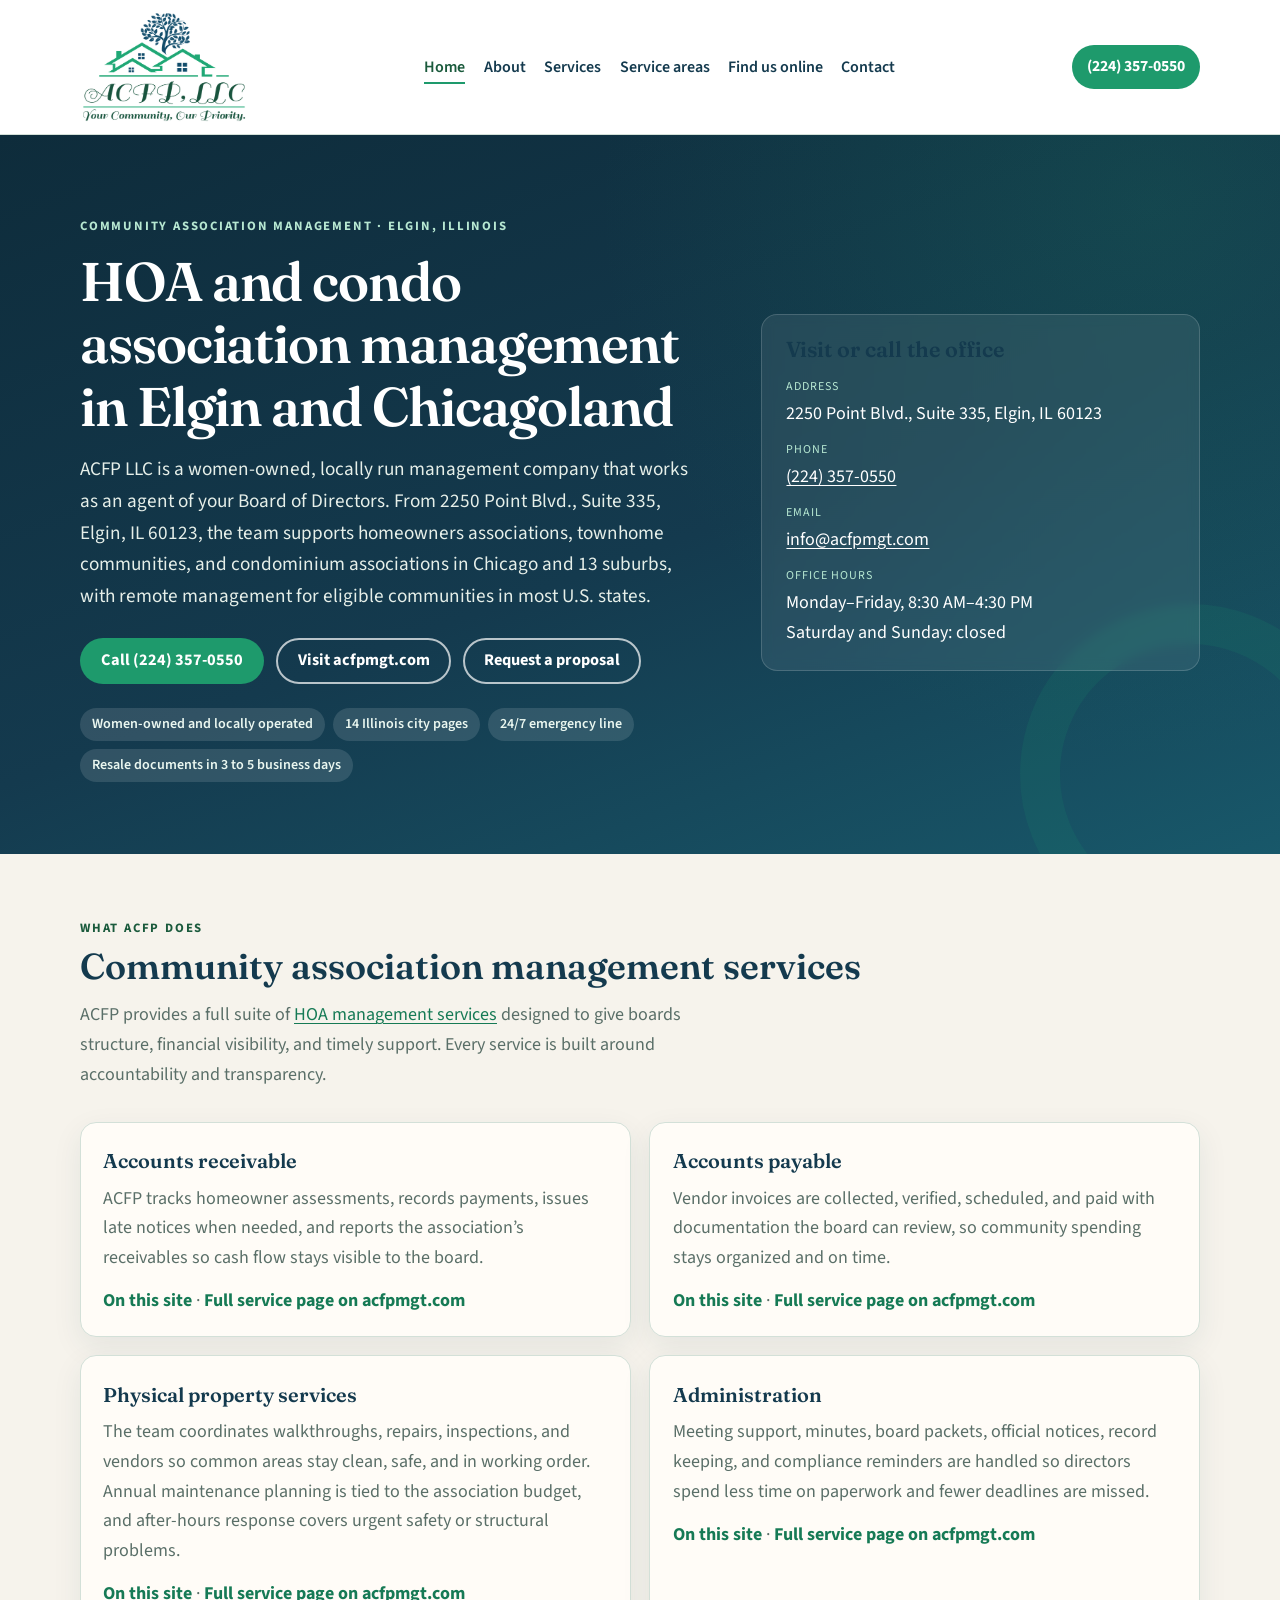
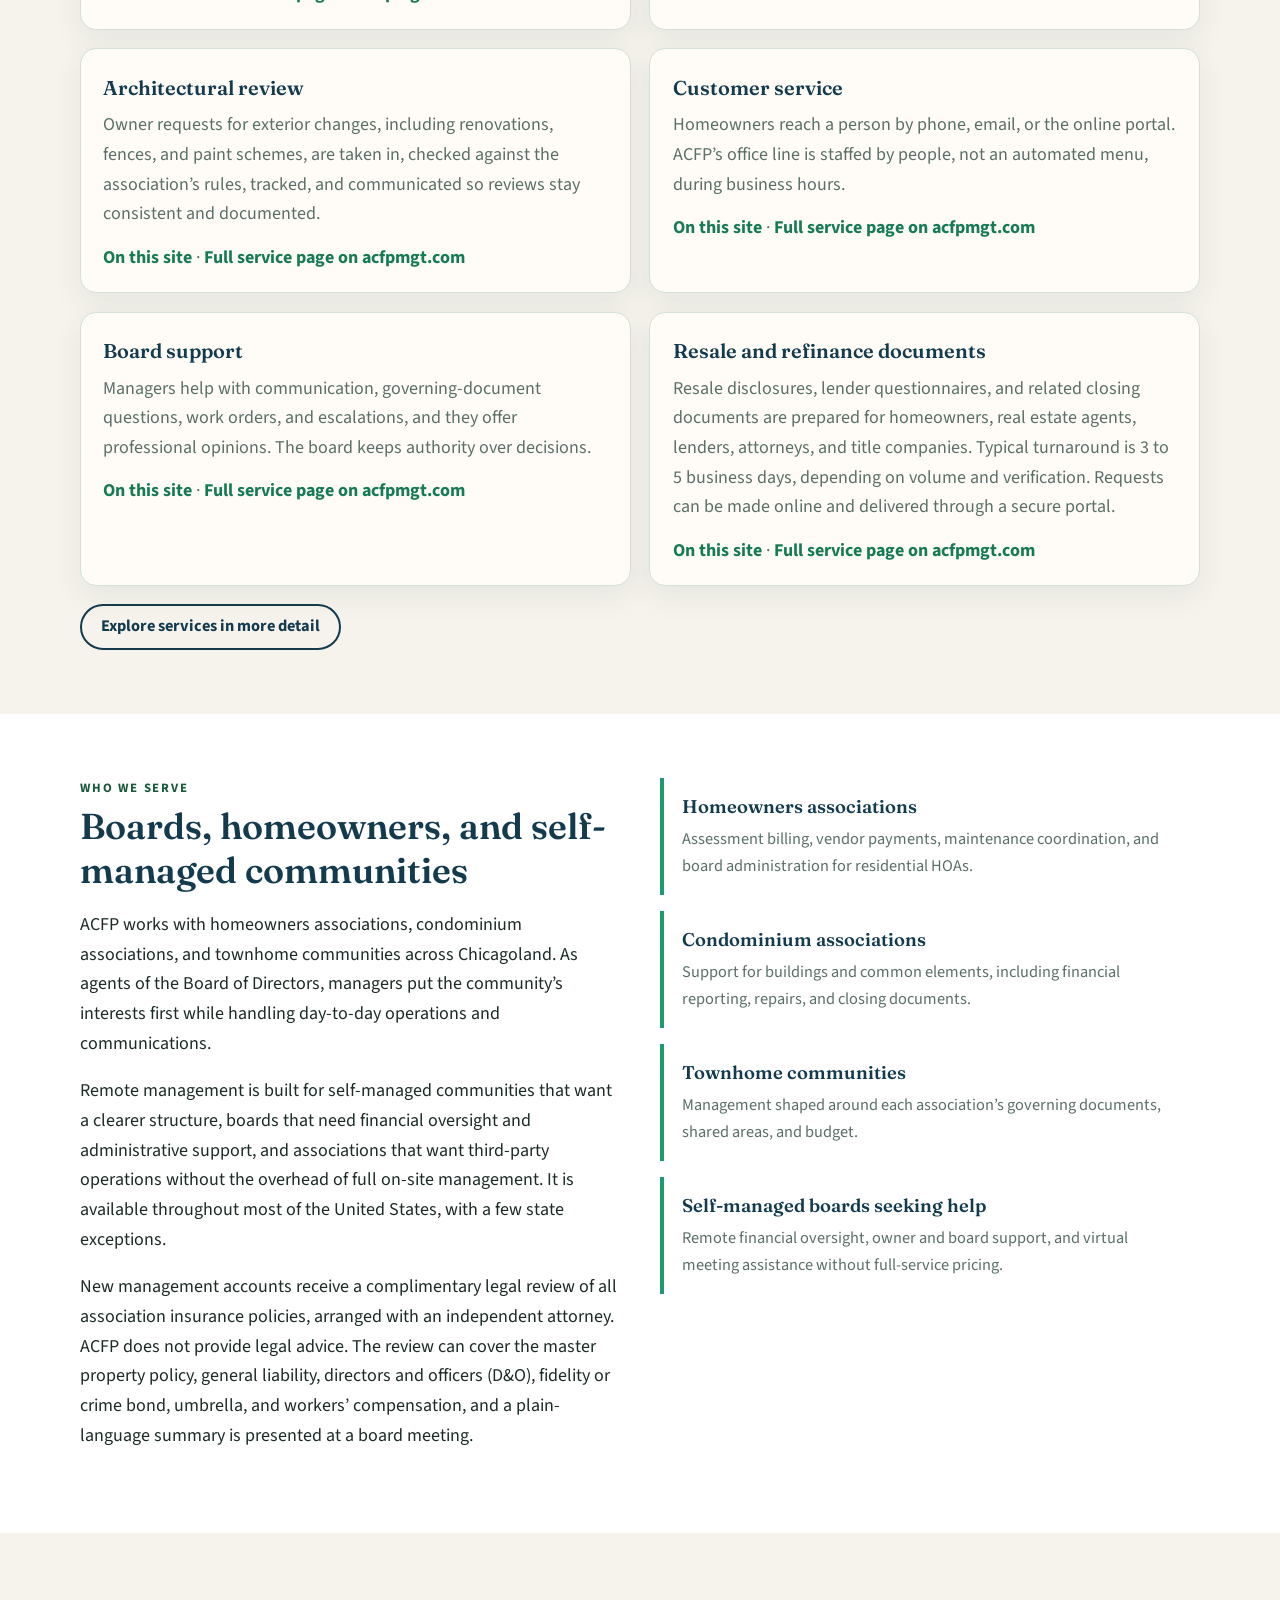
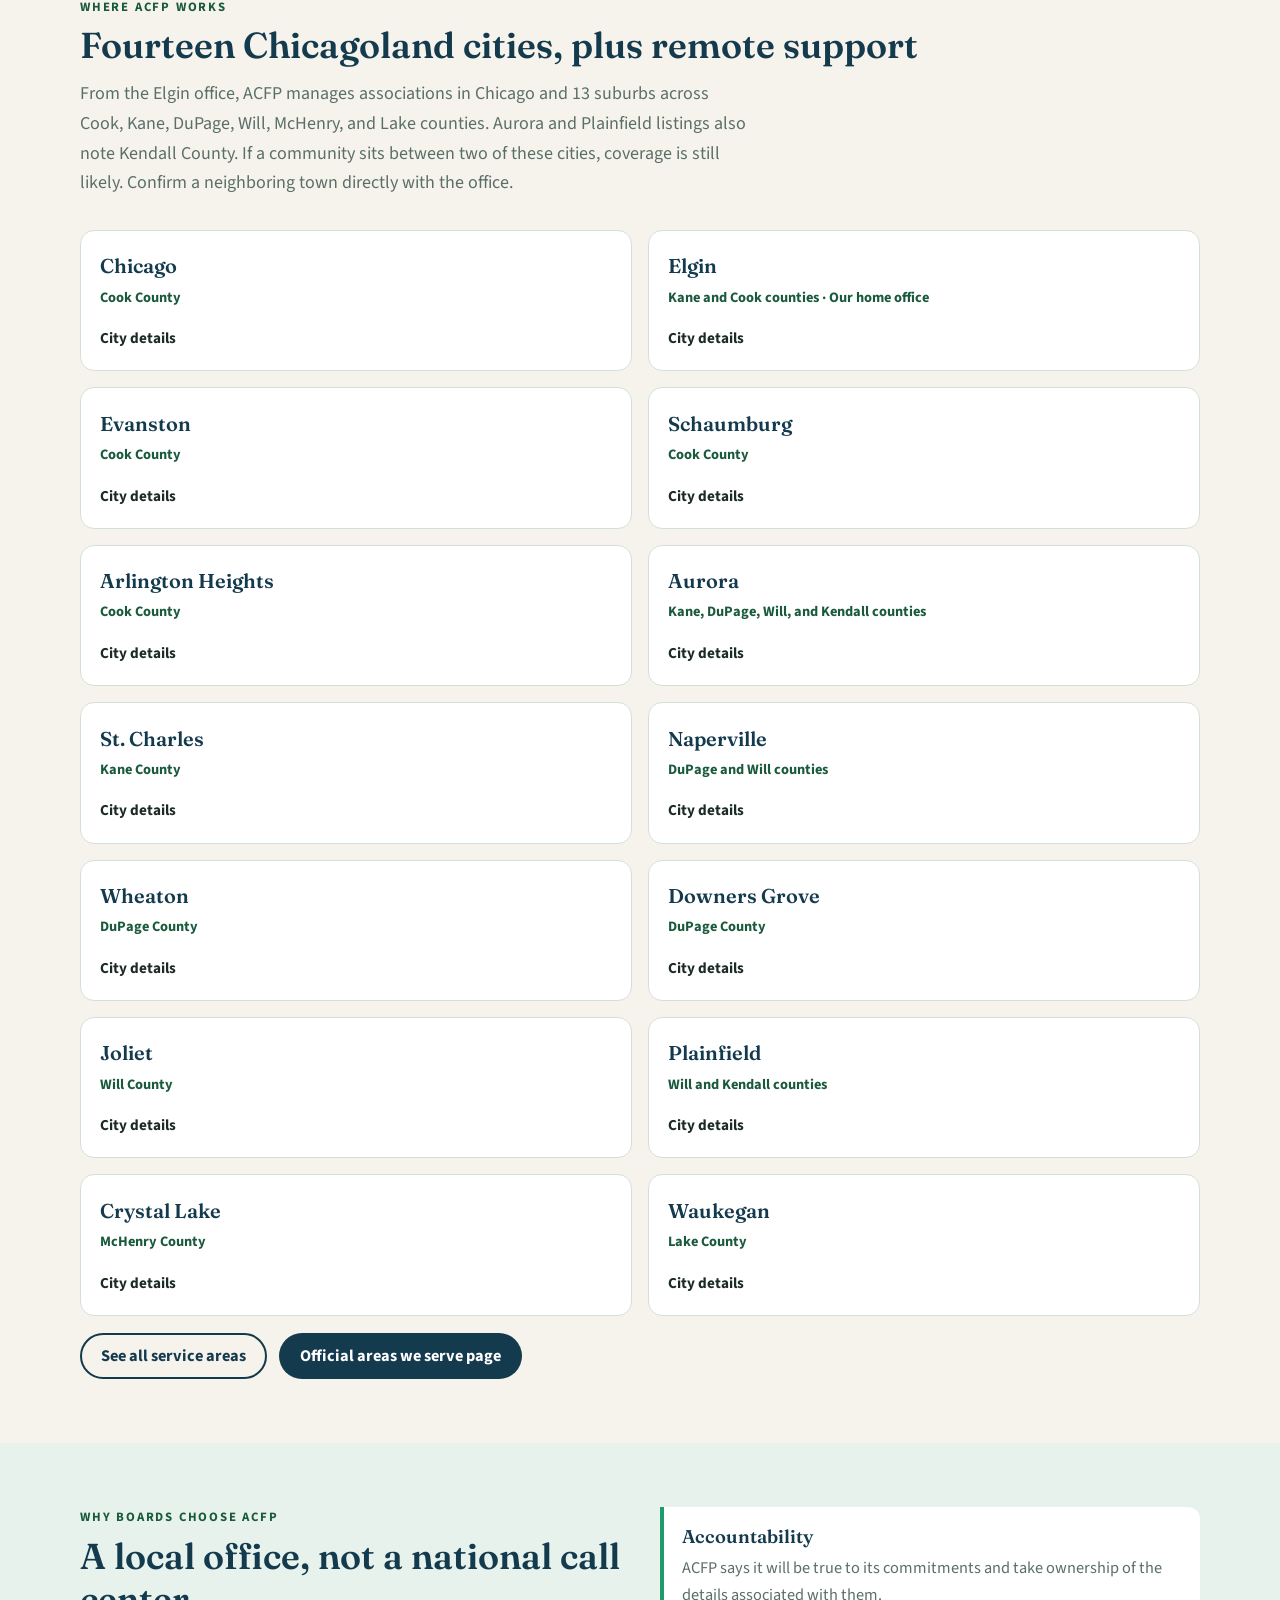
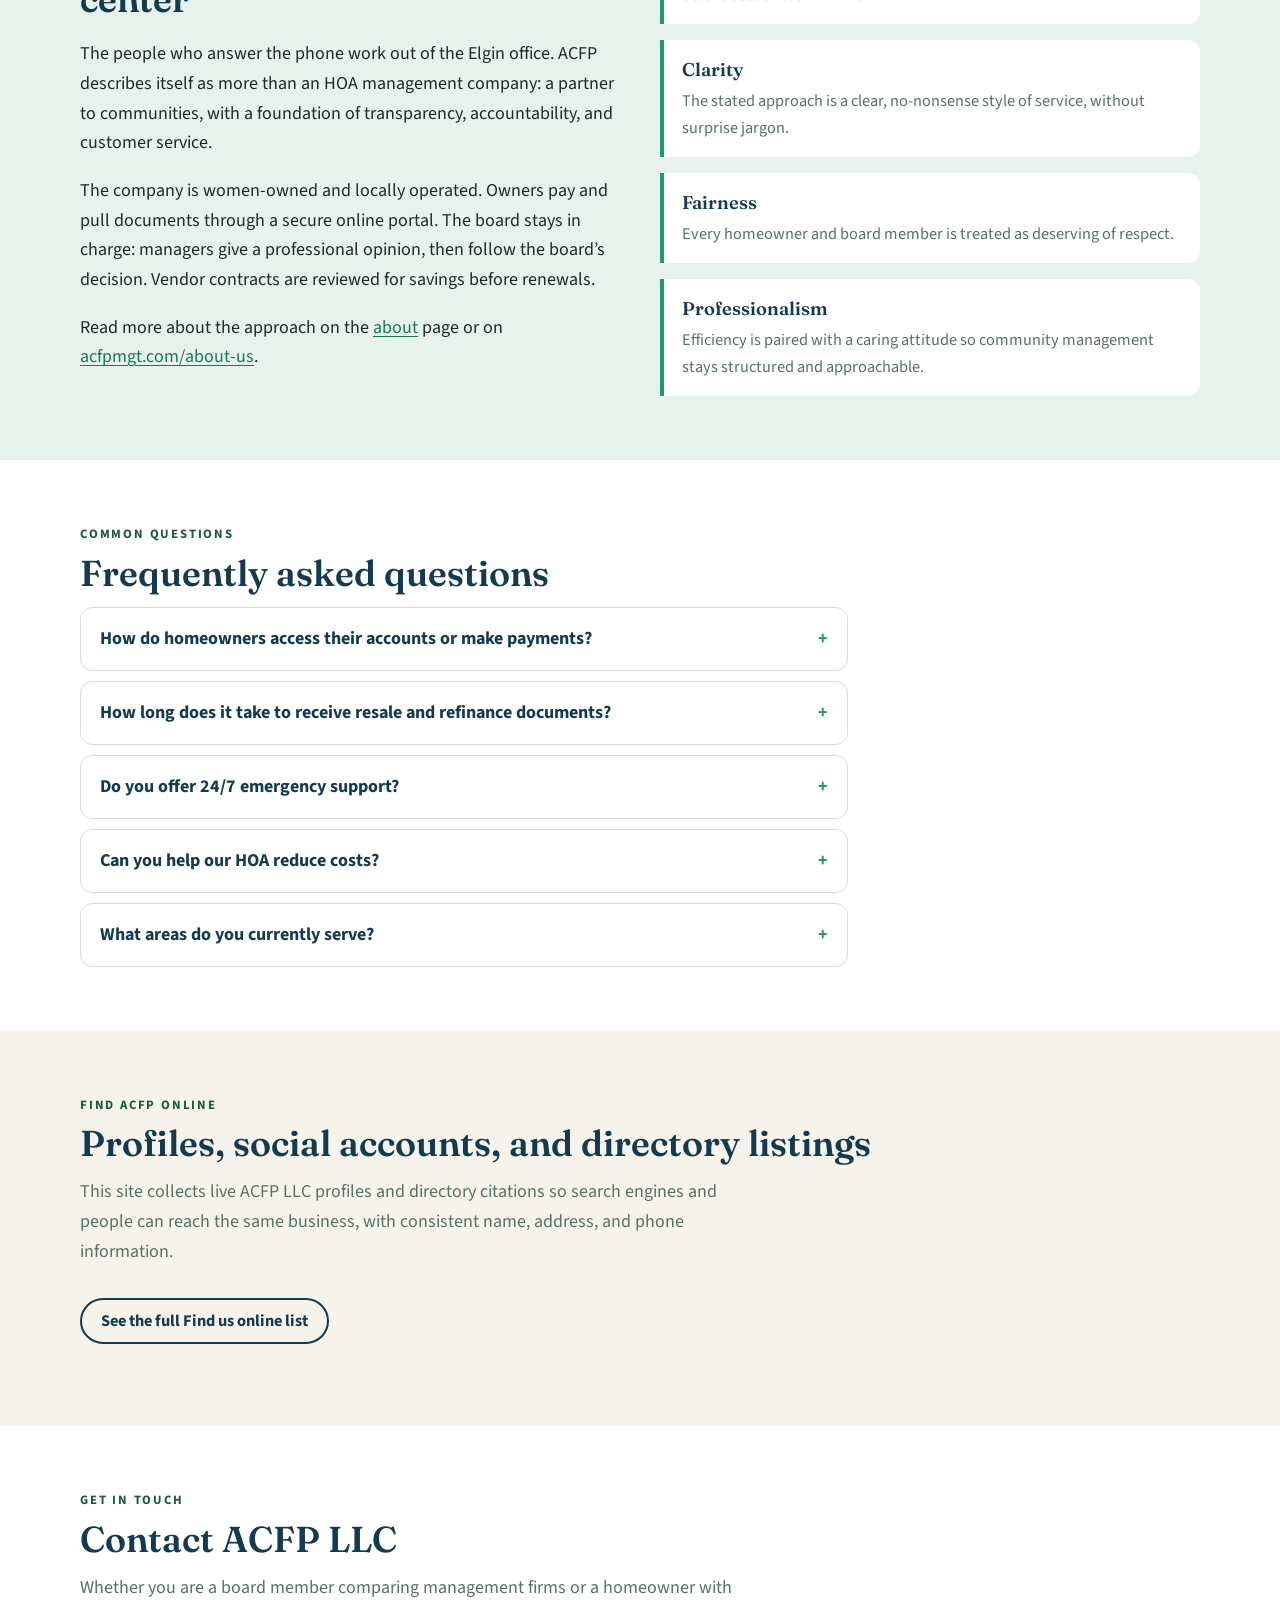
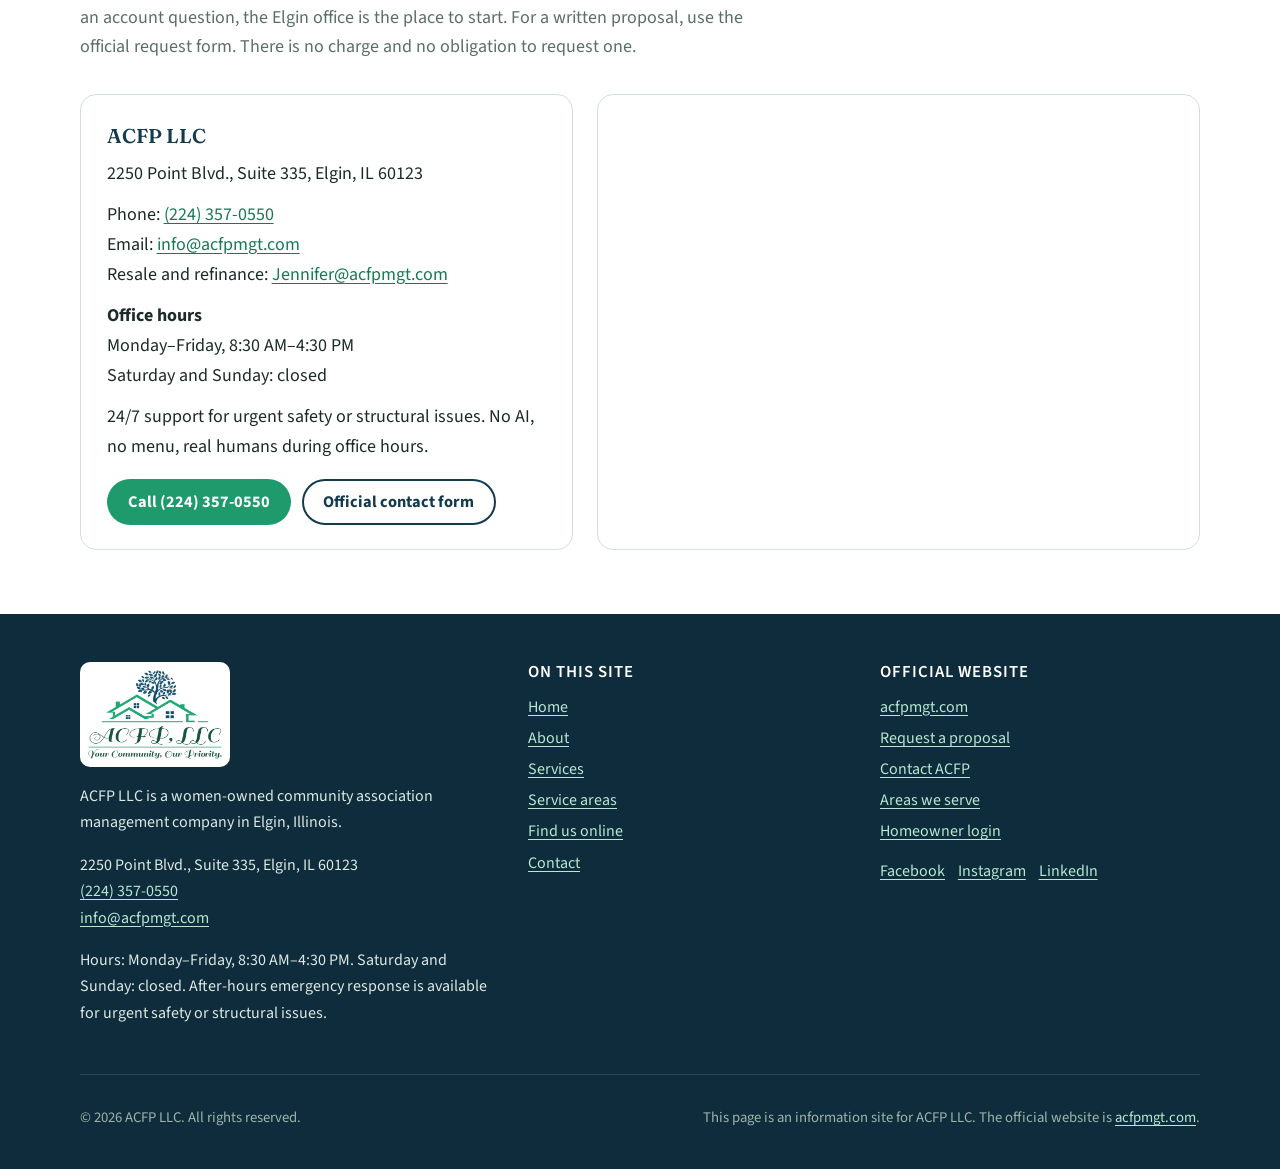
<file: index.html>
<!DOCTYPE html>
<html lang="en">
<head>
  <meta charset="utf-8">
  <meta name="viewport" content="width=device-width, initial-scale=1">
  <title>HOA &amp; Condo Management in Elgin, IL | ACFP LLC</title>
  <meta name="description" content="ACFP LLC provides HOA, condo, and townhome association management from Elgin, Illinois, across 14 Chicagoland cities, plus remote support in most U.S. states.">
  <link rel="canonical" href="https://acfpllc.github.io/">
  <meta name="robots" content="index, follow">
  <meta name="theme-color" content="#143A4E">
  <meta property="og:type" content="website">
  <meta property="og:site_name" content="ACFP LLC">
  <meta property="og:title" content="HOA &amp; Condo Management in Elgin, IL | ACFP LLC">
  <meta property="og:description" content="ACFP LLC provides HOA, condo, and townhome association management from Elgin, Illinois, across 14 Chicagoland cities, plus remote support in most U.S. states.">
  <meta property="og:url" content="https://acfpllc.github.io/">
  <meta property="og:image" content="https://acfpllc.github.io/assets/og-image.png">
  <meta property="og:image:alt" content="ACFP LLC logo and Elgin, Illinois office details">
  <meta property="og:locale" content="en_US">
  <meta name="twitter:card" content="summary_large_image">
  <meta name="twitter:title" content="HOA &amp; Condo Management in Elgin, IL | ACFP LLC">
  <meta name="twitter:description" content="ACFP LLC provides HOA, condo, and townhome association management from Elgin, Illinois, across 14 Chicagoland cities, plus remote support in most U.S. states.">
  <meta name="twitter:image" content="https://acfpllc.github.io/assets/og-image.png">
  <link rel="icon" type="image/png" href="/assets/favicon.png">
  <link rel="apple-touch-icon" href="/assets/favicon.png">
  <link rel="preconnect" href="https://fonts.googleapis.com">
  <link rel="preconnect" href="https://fonts.gstatic.com" crossorigin>
  <link href="https://fonts.googleapis.com/css2?family=Fraunces:opsz,wght@9..144,500;9..144,600;9..144,700&amp;family=Source+Sans+3:ital,wght@0,400;0,600;0,700;1,400&amp;display=swap" rel="stylesheet">
  <link rel="stylesheet" href="/assets/styles.css">
<script type="application/ld+json">
{
  "@context": "https://schema.org",
  "@graph": [
    {
      "@type": "ProfessionalService",
      "@id": "https://acfpllc.github.io/#business",
      "name": "ACFP LLC",
      "legalName": "ACFP LLC",
      "url": "https://acfpmgt.com/",
      "image": "https://acfpllc.github.io/assets/logo.png",
      "logo": "https://acfpllc.github.io/assets/logo.png",
      "email": "info@acfpmgt.com",
      "telephone": "+12243570550",
      "description": "ACFP LLC is a women-owned community association management company based in Elgin, Illinois. It manages homeowners associations, condominium associations, and townhome communities in Chicago and 13 suburbs across Cook, Kane, DuPage, Will, McHenry, and Lake counties, with remote management available in most U.S. states.",
      "slogan": "Your Community, Our Priority.",
      "address": {
        "@type": "PostalAddress",
        "streetAddress": "2250 Point Blvd., Suite 335",
        "addressLocality": "Elgin",
        "addressRegion": "IL",
        "postalCode": "60123",
        "addressCountry": "US"
      },
      "geo": {
        "@type": "GeoCoordinates",
        "latitude": 42.08229,
        "longitude": -88.33299
      },
      "hasMap": "https://www.google.com/maps/search/?api=1\u0026query=2250+Point+Blvd.,+Suite+335,+Elgin,+IL+60123",
      "openingHoursSpecification": {
        "@type": "OpeningHoursSpecification",
        "dayOfWeek": [
          "Monday",
          "Tuesday",
          "Wednesday",
          "Thursday",
          "Friday"
        ],
        "opens": "08:30",
        "closes": "16:30"
      },
      "areaServed": [
        {
          "@type": "City",
          "name": "Chicago",
          "sameAs": [
            "https://en.wikipedia.org/wiki/Chicago",
            "https://www.wikidata.org/wiki/Q1297",
            "https://www.google.com/search?kgmid=/m/01_d4"
          ]
        },
        {
          "@type": "City",
          "name": "Elgin, Illinois",
          "sameAs": [
            "https://en.wikipedia.org/wiki/Elgin,_Illinois",
            "https://www.wikidata.org/wiki/Q499887",
            "https://www.google.com/search?kgmid=/m/0s4sj"
          ]
        },
        {
          "@type": "City",
          "name": "Evanston, Illinois",
          "sameAs": [
            "https://en.wikipedia.org/wiki/Evanston,_Illinois",
            "https://www.wikidata.org/wiki/Q462799",
            "https://www.google.com/search?kgmid=/m/0psxp"
          ]
        },
        {
          "@type": "City",
          "name": "Schaumburg, Illinois",
          "sameAs": [
            "https://en.wikipedia.org/wiki/Schaumburg,_Illinois",
            "https://www.wikidata.org/wiki/Q988162",
            "https://www.google.com/search?kgmid=/m/0s5md"
          ]
        },
        {
          "@type": "City",
          "name": "Arlington Heights, Illinois",
          "sameAs": [
            "https://en.wikipedia.org/wiki/Arlington_Heights,_Illinois",
            "https://www.wikidata.org/wiki/Q997132",
            "https://www.google.com/search?kgmid=/m/0s4fg"
          ]
        },
        {
          "@type": "City",
          "name": "Aurora, Illinois",
          "sameAs": [
            "https://en.wikipedia.org/wiki/Aurora,_Illinois",
            "https://www.wikidata.org/wiki/Q22595",
            "https://www.google.com/search?kgmid=/m/0s69k"
          ]
        },
        {
          "@type": "City",
          "name": "St. Charles, Illinois",
          "sameAs": [
            "https://en.wikipedia.org/wiki/St._Charles,_Illinois",
            "https://www.wikidata.org/wiki/Q578481",
            "https://www.google.com/search?kgmid=/m/0133t5"
          ]
        },
        {
          "@type": "City",
          "name": "Naperville, Illinois",
          "sameAs": [
            "https://en.wikipedia.org/wiki/Naperville,_Illinois",
            "https://www.wikidata.org/wiki/Q243007",
            "https://www.google.com/search?kgmid=/m/0s6g4"
          ]
        },
        {
          "@type": "City",
          "name": "Wheaton, Illinois",
          "sameAs": [
            "https://en.wikipedia.org/wiki/Wheaton,_Illinois",
            "https://www.wikidata.org/wiki/Q575315",
            "https://www.google.com/search?kgmid=/m/0s6jm"
          ]
        },
        {
          "@type": "City",
          "name": "Downers Grove, Illinois",
          "sameAs": [
            "https://en.wikipedia.org/wiki/Downers_Grove,_Illinois",
            "https://www.wikidata.org/wiki/Q1007011",
            "https://www.google.com/search?kgmid=/m/01_7t8k"
          ]
        },
        {
          "@type": "City",
          "name": "Joliet, Illinois",
          "sameAs": [
            "https://en.wikipedia.org/wiki/Joliet,_Illinois",
            "https://www.wikidata.org/wiki/Q40345",
            "https://www.google.com/search?kgmid=/m/0s9b_"
          ]
        },
        {
          "@type": "City",
          "name": "Plainfield, Illinois",
          "sameAs": [
            "https://en.wikipedia.org/wiki/Plainfield,_Illinois",
            "https://www.wikidata.org/wiki/Q1012017",
            "https://www.google.com/search?kgmid=/m/0sjdw"
          ]
        },
        {
          "@type": "City",
          "name": "Crystal Lake, Illinois",
          "sameAs": [
            "https://en.wikipedia.org/wiki/Crystal_Lake,_Illinois",
            "https://www.wikidata.org/wiki/Q577478",
            "https://www.google.com/search?kgmid=/m/0sc_x"
          ]
        },
        {
          "@type": "City",
          "name": "Waukegan, Illinois",
          "sameAs": [
            "https://en.wikipedia.org/wiki/Waukegan,_Illinois",
            "https://www.wikidata.org/wiki/Q578289",
            "https://www.google.com/search?kgmid=/m/0sbbq"
          ]
        },
        {
          "@type": "AdministrativeArea",
          "name": "Cook County, Illinois",
          "sameAs": [
            "https://en.wikipedia.org/wiki/Cook_County,_Illinois",
            "https://www.wikidata.org/wiki/Q108418",
            "https://www.google.com/search?kgmid=/m/0nvt9"
          ]
        },
        {
          "@type": "AdministrativeArea",
          "name": "Kane County, Illinois",
          "sameAs": [
            "https://en.wikipedia.org/wiki/Kane_County,_Illinois",
            "https://www.wikidata.org/wiki/Q486112",
            "https://www.google.com/search?kgmid=/m/0nvg4"
          ]
        },
        {
          "@type": "AdministrativeArea",
          "name": "DuPage County, Illinois",
          "sameAs": [
            "https://en.wikipedia.org/wiki/DuPage_County,_Illinois",
            "https://www.wikidata.org/wiki/Q109626",
            "https://www.google.com/search?kgmid=/m/0nvrd"
          ]
        },
        {
          "@type": "AdministrativeArea",
          "name": "Will County, Illinois",
          "sameAs": [
            "https://en.wikipedia.org/wiki/Will_County,_Illinois",
            "https://www.wikidata.org/wiki/Q483942",
            "https://www.google.com/search?kgmid=/m/0l3kx"
          ]
        },
        {
          "@type": "AdministrativeArea",
          "name": "McHenry County, Illinois",
          "sameAs": [
            "https://en.wikipedia.org/wiki/McHenry_County,_Illinois",
            "https://www.wikidata.org/wiki/Q487403",
            "https://www.google.com/search?kgmid=/m/0nv6n"
          ]
        },
        {
          "@type": "AdministrativeArea",
          "name": "Lake County, Illinois",
          "sameAs": [
            "https://en.wikipedia.org/wiki/Lake_County,_Illinois",
            "https://www.wikidata.org/wiki/Q484263",
            "https://www.google.com/search?kgmid=/m/0nvd8"
          ]
        },
        {
          "@type": "AdministrativeArea",
          "name": "Kendall County, Illinois",
          "sameAs": [
            "https://en.wikipedia.org/wiki/Kendall_County,_Illinois",
            "https://www.wikidata.org/wiki/Q112512",
            "https://www.google.com/search?kgmid=/m/0nvfd"
          ]
        },
        {
          "@type": "State",
          "name": "Illinois",
          "sameAs": [
            "https://en.wikipedia.org/wiki/Illinois",
            "https://www.wikidata.org/wiki/Q1204",
            "https://www.google.com/search?kgmid=/m/03v0t"
          ]
        },
        {
          "@type": "Country",
          "name": "United States"
        }
      ],
      "sameAs": [
        "https://acfpmgt.com/",
        "https://www.facebook.com/acfpmgt/",
        "https://www.instagram.com/acfpmgt/",
        "https://www.linkedin.com/company/acfp-llc",
        "https://github.com/acfpllc",
        "https://about.me/acfpllc",
        "https://www.tumblr.com/acfpllc",
        "https://www.pinterest.com/acfpllc/",
        "https://dev.to/acfpmgt",
        "https://acfpmgt.blogspot.com/",
        "https://sites.google.com/view/acfpmgt",
        "https://acfpmgt.substack.com/",
        "https://acfpmgt.wordpress.com",
        "https://www.reddit.com/user/ACFP_LLC/",
        "https://www.localstar.org/acfp-llc",
        "https://www.brownbook.net/business/56101312/acfp-llc",
        "https://bizzdart.com/listing/acfp-llc-hoa-community-association-management/",
        "https://www.freelistingusa.com/listings/acfp-llc",
        "https://www.n49.com/biz/7522853/acfp-llc-illinois-elgin-2250-point-blvd/",
        "https://www.blinx.biz/acfp-llc",
        "https://www.find-us-here.com/businesses/ACFP-LLC-Elgin-Illinois-USA/34655810/",
        "https://biz.directory/listing/acfp-llc/",
        "https://bizfaves.com/listing/acfp-llc",
        "https://www.qdexx.com/US/IL/Elgin/Real%20Estate/US-IL-Elgin-Real-Estate-ACFP-LLC",
        "https://www.karosearch.com/business/acfp-llc-092795.html",
        "https://directory9.net/listing/acfp-llc.html",
        "https://www.iformative.com/product/acfp-llc-p3194846.html",
        "https://www.hotfrog.com/company/AaHllATxcZCN-8JIPsG_mQ/acfp-llc/elgin/real-estate-services",
        "https://smallbusinessusa.com/listing/acfp-llc.html",
        "https://metriteweb.com/listing/acfp-llc/"
      ],
      "knowsAbout": [
        {
          "@type": "Thing",
          "name": "homeowners association",
          "sameAs": [
            "https://en.wikipedia.org/wiki/Homeowner_association",
            "https://www.wikidata.org/wiki/Q706636",
            "https://www.google.com/search?kgmid=/m/01pmzd"
          ]
        },
        {
          "@type": "Thing",
          "name": "condominium",
          "sameAs": [
            "https://en.wikipedia.org/wiki/Condominium",
            "https://www.wikidata.org/wiki/Q161851",
            "https://www.google.com/search?kgmid=/m/020ys5"
          ]
        },
        {
          "@type": "Thing",
          "name": "property management",
          "sameAs": [
            "https://en.wikipedia.org/wiki/Property_management",
            "https://www.wikidata.org/wiki/Q1618728",
            "https://www.google.com/search?kgmid=/g/12203lvh"
          ]
        }
      ],
      "hasOfferCatalog": {
        "@type": "OfferCatalog",
        "name": "Community association management services",
        "itemListElement": [
          {
            "@type": "Offer",
            "itemOffered": {
              "@type": "Service",
              "name": "Accounts receivable",
              "url": "https://acfpmgt.com/accounts-receivable-management/",
              "serviceType": "Accounts receivable",
              "provider": {
                "@id": "https://acfpllc.github.io/#business"
              }
            }
          },
          {
            "@type": "Offer",
            "itemOffered": {
              "@type": "Service",
              "name": "Accounts payable",
              "url": "https://acfpmgt.com/accounts-payable-management/",
              "serviceType": "Accounts payable",
              "provider": {
                "@id": "https://acfpllc.github.io/#business"
              }
            }
          },
          {
            "@type": "Offer",
            "itemOffered": {
              "@type": "Service",
              "name": "Physical property services",
              "url": "https://acfpmgt.com/physical-property-services/",
              "serviceType": "Physical property services",
              "provider": {
                "@id": "https://acfpllc.github.io/#business"
              }
            }
          },
          {
            "@type": "Offer",
            "itemOffered": {
              "@type": "Service",
              "name": "Administration",
              "url": "https://acfpmgt.com/hoa-administration-services/",
              "serviceType": "Administration",
              "provider": {
                "@id": "https://acfpllc.github.io/#business"
              }
            }
          },
          {
            "@type": "Offer",
            "itemOffered": {
              "@type": "Service",
              "name": "Architectural review",
              "url": "https://acfpmgt.com/architectural-review-services/",
              "serviceType": "Architectural review",
              "provider": {
                "@id": "https://acfpllc.github.io/#business"
              }
            }
          },
          {
            "@type": "Offer",
            "itemOffered": {
              "@type": "Service",
              "name": "Customer service",
              "url": "https://acfpmgt.com/hoa-customer-service/",
              "serviceType": "Customer service",
              "provider": {
                "@id": "https://acfpllc.github.io/#business"
              }
            }
          },
          {
            "@type": "Offer",
            "itemOffered": {
              "@type": "Service",
              "name": "Board support",
              "url": "https://acfpmgt.com/hoa-support-service/",
              "serviceType": "Board support",
              "provider": {
                "@id": "https://acfpllc.github.io/#business"
              }
            }
          },
          {
            "@type": "Offer",
            "itemOffered": {
              "@type": "Service",
              "name": "Resale and refinance documents",
              "url": "https://acfpmgt.com/resale-and-refinance-services/",
              "serviceType": "Resale and refinance documents",
              "provider": {
                "@id": "https://acfpllc.github.io/#business"
              }
            }
          }
        ]
      },
      "contactPoint": [
        {
          "@type": "ContactPoint",
          "contactType": "customer service",
          "telephone": "+12243570550",
          "email": "info@acfpmgt.com",
          "hoursAvailable": {
            "@type": "OpeningHoursSpecification",
            "dayOfWeek": [
              "Monday",
              "Tuesday",
              "Wednesday",
              "Thursday",
              "Friday"
            ],
            "opens": "08:30",
            "closes": "16:30"
          },
          "areaServed": "US",
          "availableLanguage": "English"
        },
        {
          "@type": "ContactPoint",
          "contactType": "emergency",
          "telephone": "+12243570550",
          "description": "24-hour after-hours emergency response for urgent property issues that affect safety or building structure."
        }
      ]
    },
    {
      "@type": "WebSite",
      "@id": "https://acfpllc.github.io/#website",
      "url": "https://acfpllc.github.io/",
      "name": "ACFP LLC",
      "description": "Information site for ACFP LLC, a community association management company in Elgin, Illinois.",
      "publisher": {
        "@id": "https://acfpllc.github.io/#business"
      },
      "inLanguage": "en-US"
    },
    {
      "@type": "WebPage",
      "@id": "https://acfpllc.github.io/#webpage",
      "url": "https://acfpllc.github.io/",
      "name": "HOA \u0026 Condo Management in Elgin, IL | ACFP LLC",
      "description": "ACFP LLC provides HOA, condo, and townhome association management from Elgin, Illinois, across 14 Chicagoland cities, plus remote support in most U.S. states.",
      "isPartOf": {
        "@id": "https://acfpllc.github.io/#website"
      },
      "about": [
        {
          "@type": "Thing",
          "name": "homeowners association",
          "sameAs": [
            "https://en.wikipedia.org/wiki/Homeowner_association",
            "https://www.wikidata.org/wiki/Q706636",
            "https://www.google.com/search?kgmid=/m/01pmzd"
          ]
        },
        {
          "@id": "https://acfpllc.github.io/#business"
        }
      ],
      "inLanguage": "en-US",
      "primaryImageOfPage": "https://acfpllc.github.io/assets/og-image.png",
      "mentions": [
        {
          "@type": "Thing",
          "name": "homeowners association",
          "sameAs": [
            "https://en.wikipedia.org/wiki/Homeowner_association",
            "https://www.wikidata.org/wiki/Q706636",
            "https://www.google.com/search?kgmid=/m/01pmzd"
          ]
        },
        {
          "@type": "Thing",
          "name": "condominium",
          "sameAs": [
            "https://en.wikipedia.org/wiki/Condominium",
            "https://www.wikidata.org/wiki/Q161851",
            "https://www.google.com/search?kgmid=/m/020ys5"
          ]
        },
        {
          "@type": "Thing",
          "name": "property management",
          "sameAs": [
            "https://en.wikipedia.org/wiki/Property_management",
            "https://www.wikidata.org/wiki/Q1618728",
            "https://www.google.com/search?kgmid=/g/12203lvh"
          ]
        },
        {
          "@type": "City",
          "name": "Elgin, Illinois",
          "sameAs": [
            "https://en.wikipedia.org/wiki/Elgin,_Illinois",
            "https://www.wikidata.org/wiki/Q499887",
            "https://www.google.com/search?kgmid=/m/0s4sj"
          ]
        },
        {
          "@type": "City",
          "name": "Chicago",
          "sameAs": [
            "https://en.wikipedia.org/wiki/Chicago",
            "https://www.wikidata.org/wiki/Q1297",
            "https://www.google.com/search?kgmid=/m/01_d4"
          ]
        },
        {
          "@type": "State",
          "name": "Illinois",
          "sameAs": [
            "https://en.wikipedia.org/wiki/Illinois",
            "https://www.wikidata.org/wiki/Q1204",
            "https://www.google.com/search?kgmid=/m/03v0t"
          ]
        }
      ]
    },
    {
      "@type": "BreadcrumbList",
      "itemListElement": [
        {
          "@type": "ListItem",
          "position": 1,
          "name": "Home",
          "item": "https://acfpllc.github.io/"
        }
      ]
    },
    {
      "@type": "FAQPage",
      "mainEntity": [
        {
          "@type": "Question",
          "name": "How do homeowners access their accounts or make payments?",
          "acceptedAnswer": {
            "@type": "Answer",
            "text": "Homeowners can find portal access links on the ACFP website to check a balance, make a payment, update information, and open documents in a secure online portal."
          }
        },
        {
          "@type": "Question",
          "name": "How long does it take to receive resale and refinance documents?",
          "acceptedAnswer": {
            "@type": "Answer",
            "text": "Typically, ACFP provides resale and refinance documents within 3 to 5 business days, depending on request volume and verification requirements."
          }
        },
        {
          "@type": "Question",
          "name": "Do you offer 24/7 emergency support?",
          "acceptedAnswer": {
            "@type": "Answer",
            "text": "Yes. ACFP provides 24-hour after-hours emergency response for urgent property issues that affect safety or building structure. Call 911 for immediate threats to life or safety."
          }
        },
        {
          "@type": "Question",
          "name": "Can you help our HOA reduce costs?",
          "acceptedAnswer": {
            "@type": "Answer",
            "text": "ACFP analyzes current vendor contracts, operational efficiency, and maintenance strategies to identify cost-saving opportunities."
          }
        },
        {
          "@type": "Question",
          "name": "What areas do you currently serve?",
          "acceptedAnswer": {
            "@type": "Answer",
            "text": "ACFP manages associations in Chicago and 13 suburbs across Cook, Kane, DuPage, Will, McHenry, and Lake counties, and also works with associations in neighboring Chicago suburbs. Remote management is available in most U.S. states, with a few exceptions."
          }
        }
      ]
    }
  ]
}
</script>
</head>
<body>
  <a class="skip-link" href="#main">Skip to content</a>
  <header class="site-header">
    <div class="wrap header-inner">
      <a class="logo-link" href="/">
        <img src="/assets/logo.png" width="168" height="113" alt="ACFP LLC logo: two houses and a tree, with the tagline Your Community, Our Priority.">
      </a>
      <input type="checkbox" id="nav-toggle" class="nav-toggle" autocomplete="off">
      <label class="nav-toggle-label" for="nav-toggle">Menu</label>
      <nav class="site-nav" aria-label="Primary">
        <ul>
          <li><a href="/" aria-current="page">Home</a></li>
          <li><a href="/about/">About</a></li>
          <li><a href="/services/">Services</a></li>
          <li><a href="/service-areas/">Service areas</a></li>
          <li><a href="/find-us/">Find us online</a></li>
          <li><a href="/contact/">Contact</a></li>
        </ul>
      </nav>
      <a class="header-phone" href="tel:+12243570550">(224) 357-0550</a>
    </div>
  </header>
  <main id="main">
    <section class="hero">
      <div class="wrap hero-grid">
        <div>
          <p class="eyebrow">Community association management · Elgin, Illinois</p>
          <h1>HOA and condo association management in Elgin and Chicagoland</h1>
          <p class="lede">ACFP LLC is a women-owned, locally run management company that works as an agent of your Board of Directors. From 2250 Point Blvd., Suite 335, Elgin, IL 60123, the team supports homeowners associations, townhome communities, and condominium associations in Chicago and 13 suburbs, with remote management for eligible communities in most U.S. states.</p>
          <div class="hero-actions">
            <a class="btn btn-primary" href="tel:+12243570550">Call (224) 357-0550</a>
            <a class="btn btn-secondary" href="https://acfpmgt.com/">Visit acfpmgt.com</a>
            <a class="btn btn-secondary" href="https://acfpmgt.com/request-a-proposal/">Request a proposal</a>
          </div>
          <div class="chips">
            <span class="chip">Women-owned and locally operated</span>
            <span class="chip">14 Illinois city pages</span>
            <span class="chip">24/7 emergency line</span>
            <span class="chip">Resale documents in 3 to 5 business days</span>
          </div>
        </div>
        <aside class="hero-panel">
          <h2>Visit or call the office</h2>
          <dl>
            <dt>Address</dt>
            <dd><address>2250 Point Blvd., Suite 335, Elgin, IL 60123</address></dd>
            <dt>Phone</dt>
            <dd><a href="tel:+12243570550">(224) 357-0550</a></dd>
            <dt>Email</dt>
            <dd><a href="mailto:info@acfpmgt.com">info@acfpmgt.com</a></dd>
            <dt>Office hours</dt>
            <dd>Monday–Friday, 8:30 AM–4:30 PM<br>Saturday and Sunday: closed</dd>
          </dl>
        </aside>
      </div>
    </section>
    <section>
      <div class="wrap">
        <p class="section-kicker">What ACFP does</p>
        <h2>Community association management services</h2>
        <p class="section-intro">ACFP provides a full suite of <a href="https://acfpmgt.com/services/">HOA management services</a> designed to give boards structure, financial visibility, and timely support. Every service is built around accountability and transparency.</p>
        <div class="card-grid">
        <article class="card" id="preview-accounts-receivable">
          <h3>Accounts receivable</h3>
          <p>ACFP tracks homeowner assessments, records payments, issues late notices when needed, and reports the association’s receivables so cash flow stays visible to the board.</p>
          <p><a class="more" href="/services/#accounts-receivable">On this site</a>
          · <a class="more" href="https://acfpmgt.com/accounts-receivable-management/">Full service page on acfpmgt.com</a></p>
        </article>
        <article class="card" id="preview-accounts-payable">
          <h3>Accounts payable</h3>
          <p>Vendor invoices are collected, verified, scheduled, and paid with documentation the board can review, so community spending stays organized and on time.</p>
          <p><a class="more" href="/services/#accounts-payable">On this site</a>
          · <a class="more" href="https://acfpmgt.com/accounts-payable-management/">Full service page on acfpmgt.com</a></p>
        </article>
        <article class="card" id="preview-physical-property">
          <h3>Physical property services</h3>
          <p>The team coordinates walkthroughs, repairs, inspections, and vendors so common areas stay clean, safe, and in working order. Annual maintenance planning is tied to the association budget, and after-hours response covers urgent safety or structural problems.</p>
          <p><a class="more" href="/services/#physical-property">On this site</a>
          · <a class="more" href="https://acfpmgt.com/physical-property-services/">Full service page on acfpmgt.com</a></p>
        </article>
        <article class="card" id="preview-administration">
          <h3>Administration</h3>
          <p>Meeting support, minutes, board packets, official notices, record keeping, and compliance reminders are handled so directors spend less time on paperwork and fewer deadlines are missed.</p>
          <p><a class="more" href="/services/#administration">On this site</a>
          · <a class="more" href="https://acfpmgt.com/hoa-administration-services/">Full service page on acfpmgt.com</a></p>
        </article>
        <article class="card" id="preview-architectural-review">
          <h3>Architectural review</h3>
          <p>Owner requests for exterior changes, including renovations, fences, and paint schemes, are taken in, checked against the association’s rules, tracked, and communicated so reviews stay consistent and documented.</p>
          <p><a class="more" href="/services/#architectural-review">On this site</a>
          · <a class="more" href="https://acfpmgt.com/architectural-review-services/">Full service page on acfpmgt.com</a></p>
        </article>
        <article class="card" id="preview-customer-service">
          <h3>Customer service</h3>
          <p>Homeowners reach a person by phone, email, or the online portal. ACFP’s office line is staffed by people, not an automated menu, during business hours.</p>
          <p><a class="more" href="/services/#customer-service">On this site</a>
          · <a class="more" href="https://acfpmgt.com/hoa-customer-service/">Full service page on acfpmgt.com</a></p>
        </article>
        <article class="card" id="preview-board-support">
          <h3>Board support</h3>
          <p>Managers help with communication, governing-document questions, work orders, and escalations, and they offer professional opinions. The board keeps authority over decisions.</p>
          <p><a class="more" href="/services/#board-support">On this site</a>
          · <a class="more" href="https://acfpmgt.com/hoa-support-service/">Full service page on acfpmgt.com</a></p>
        </article>
        <article class="card" id="preview-resale-refinance">
          <h3>Resale and refinance documents</h3>
          <p>Resale disclosures, lender questionnaires, and related closing documents are prepared for homeowners, real estate agents, lenders, attorneys, and title companies. Typical turnaround is 3 to 5 business days, depending on volume and verification. Requests can be made online and delivered through a secure portal.</p>
          <p><a class="more" href="/services/#resale-refinance">On this site</a>
          · <a class="more" href="https://acfpmgt.com/resale-and-refinance-services/">Full service page on acfpmgt.com</a></p>
        </article>
        </div>
        <div class="actions">
          <a class="btn btn-outline" href="/services/">Explore services in more detail</a>
        </div>
      </div>
    </section>
    <section class="alt">
      <div class="wrap split">
        <div>
          <p class="section-kicker">Who we serve</p>
          <h2>Boards, homeowners, and self-managed communities</h2>
          <p>ACFP works with homeowners associations, condominium associations, and townhome communities across Chicagoland. As agents of the Board of Directors, managers put the community’s interests first while handling day-to-day operations and communications.</p>
          <p>Remote management is built for self-managed communities that want a clearer structure, boards that need financial oversight and administrative support, and associations that want third-party operations without the overhead of full on-site management. It is available throughout most of the United States, with a few state exceptions.</p>
          <p>New management accounts receive a complimentary legal review of all association insurance policies, arranged with an independent attorney. ACFP does not provide legal advice. The review can cover the master property policy, general liability, directors and officers (D&amp;O), fidelity or crime bond, umbrella, and workers’ compensation, and a plain-language summary is presented at a board meeting.</p>
        </div>
        <ul class="value-list">
          <li><h3>Homeowners associations</h3><p>Assessment billing, vendor payments, maintenance coordination, and board administration for residential HOAs.</p></li>
          <li><h3>Condominium associations</h3><p>Support for buildings and common elements, including financial reporting, repairs, and closing documents.</p></li>
          <li><h3>Townhome communities</h3><p>Management shaped around each association’s governing documents, shared areas, and budget.</p></li>
          <li><h3>Self-managed boards seeking help</h3><p>Remote financial oversight, owner and board support, and virtual meeting assistance without full-service pricing.</p></li>
        </ul>
      </div>
    </section>
    <section>
      <div class="wrap">
        <p class="section-kicker">Where ACFP works</p>
        <h2>Fourteen Chicagoland cities, plus remote support</h2>
        <p class="section-intro">From the Elgin office, ACFP manages associations in Chicago and 13 suburbs across Cook, Kane, DuPage, Will, McHenry, and Lake counties. Aurora and Plainfield listings also note Kendall County. If a community sits between two of these cities, coverage is still likely. Confirm a neighboring town directly with the office.</p>
        <div class="city-grid">
        <a class="city-card" href="/service-areas/#chicago">
          <h3>Chicago</h3>
          <p class="meta">Cook County</p>
          <span class="official">City details</span>
        </a>
        <a class="city-card" href="/service-areas/#elgin">
          <h3>Elgin</h3>
          <p class="meta">Kane and Cook counties · Our home office</p>
          <span class="official">City details</span>
        </a>
        <a class="city-card" href="/service-areas/#evanston">
          <h3>Evanston</h3>
          <p class="meta">Cook County</p>
          <span class="official">City details</span>
        </a>
        <a class="city-card" href="/service-areas/#schaumburg">
          <h3>Schaumburg</h3>
          <p class="meta">Cook County</p>
          <span class="official">City details</span>
        </a>
        <a class="city-card" href="/service-areas/#arlington-heights">
          <h3>Arlington Heights</h3>
          <p class="meta">Cook County</p>
          <span class="official">City details</span>
        </a>
        <a class="city-card" href="/service-areas/#aurora">
          <h3>Aurora</h3>
          <p class="meta">Kane, DuPage, Will, and Kendall counties</p>
          <span class="official">City details</span>
        </a>
        <a class="city-card" href="/service-areas/#st-charles">
          <h3>St. Charles</h3>
          <p class="meta">Kane County</p>
          <span class="official">City details</span>
        </a>
        <a class="city-card" href="/service-areas/#naperville">
          <h3>Naperville</h3>
          <p class="meta">DuPage and Will counties</p>
          <span class="official">City details</span>
        </a>
        <a class="city-card" href="/service-areas/#wheaton">
          <h3>Wheaton</h3>
          <p class="meta">DuPage County</p>
          <span class="official">City details</span>
        </a>
        <a class="city-card" href="/service-areas/#downers-grove">
          <h3>Downers Grove</h3>
          <p class="meta">DuPage County</p>
          <span class="official">City details</span>
        </a>
        <a class="city-card" href="/service-areas/#joliet">
          <h3>Joliet</h3>
          <p class="meta">Will County</p>
          <span class="official">City details</span>
        </a>
        <a class="city-card" href="/service-areas/#plainfield">
          <h3>Plainfield</h3>
          <p class="meta">Will and Kendall counties</p>
          <span class="official">City details</span>
        </a>
        <a class="city-card" href="/service-areas/#crystal-lake">
          <h3>Crystal Lake</h3>
          <p class="meta">McHenry County</p>
          <span class="official">City details</span>
        </a>
        <a class="city-card" href="/service-areas/#waukegan">
          <h3>Waukegan</h3>
          <p class="meta">Lake County</p>
          <span class="official">City details</span>
        </a>
        </div>
        <div class="actions">
          <a class="btn btn-outline" href="/service-areas/">See all service areas</a>
          <a class="btn btn-solid" href="https://acfpmgt.com/areas-we-serve/">Official areas we serve page</a>
        </div>
      </div>
    </section>
    <section class="mist">
      <div class="wrap split">
        <div>
          <p class="section-kicker">Why boards choose ACFP</p>
          <h2>A local office, not a national call center</h2>
          <p>The people who answer the phone work out of the Elgin office. ACFP describes itself as more than an HOA management company: a partner to communities, with a foundation of transparency, accountability, and customer service.</p>
          <p>The company is women-owned and locally operated. Owners pay and pull documents through a secure online portal. The board stays in charge: managers give a professional opinion, then follow the board’s decision. Vendor contracts are reviewed for savings before renewals.</p>
          <p>Read more about the approach on the <a href="/about/">about</a> page or on <a href="https://acfpmgt.com/about-us/">acfpmgt.com/about-us</a>.</p>
        </div>
        <ul class="value-list">
          <li><h3>Accountability</h3><p>ACFP says it will be true to its commitments and take ownership of the details associated with them.</p></li>
          <li><h3>Clarity</h3><p>The stated approach is a clear, no-nonsense style of service, without surprise jargon.</p></li>
          <li><h3>Fairness</h3><p>Every homeowner and board member is treated as deserving of respect.</p></li>
          <li><h3>Professionalism</h3><p>Efficiency is paired with a caring attitude so community management stays structured and approachable.</p></li>
        </ul>
      </div>
    </section>
    <section class="alt">
      <div class="wrap">
        <p class="section-kicker">Common questions</p>
        <h2>Frequently asked questions</h2>
        <div class="faq-list">
      <details>
        <summary>How do homeowners access their accounts or make payments?</summary>
        <p>Homeowners can find portal access links on the <a href="https://acfpmgt.com/">ACFP website</a> to check a balance, make a payment, update information, and open documents in a secure online portal.</p>
      </details>
      <details>
        <summary>How long does it take to receive resale and refinance documents?</summary>
        <p>Typically, ACFP provides resale and refinance documents within 3 to 5 business days, depending on request volume and verification requirements. See <a href="https://acfpmgt.com/resale-and-refinance-services/">resale and refinance services</a> for what a disclosure package can include.</p>
      </details>
      <details>
        <summary>Do you offer 24/7 emergency support?</summary>
        <p>Yes. ACFP provides 24-hour after-hours emergency response for urgent property issues that affect safety or building structure. Call 911 for immediate threats to life or safety.</p>
      </details>
      <details>
        <summary>Can you help our HOA reduce costs?</summary>
        <p>ACFP analyzes current vendor contracts, operational efficiency, and maintenance strategies to identify cost-saving opportunities.</p>
      </details>
      <details>
        <summary>What areas do you currently serve?</summary>
        <p>ACFP manages associations in Chicago and 13 suburbs across Cook, Kane, DuPage, Will, McHenry, and Lake counties, and also works with associations in neighboring Chicago suburbs. Remote management is available in most U.S. states, with a few exceptions. See the <a href="/service-areas/">service areas</a> page or <a href="https://acfpmgt.com/areas-we-serve/">ACFP’s areas we serve</a> page.</p>
      </details>
    </div>
      </div>
    </section>
    <section>
      <div class="wrap">
        <p class="section-kicker">Find ACFP online</p>
        <h2>Profiles, social accounts, and directory listings</h2>
        <p class="section-intro">This site collects live ACFP LLC profiles and directory citations so search engines and people can reach the same business, with consistent name, address, and phone information.</p>
        <p><a class="btn btn-outline" href="/find-us/">See the full Find us online list</a></p>
      </div>
    </section>
    <section class="alt" id="contact">
      <div class="wrap">
        <p class="section-kicker">Get in touch</p>
        <h2>Contact ACFP LLC</h2>
        <p class="section-intro">Whether you are a board member comparing management firms or a homeowner with an account question, the Elgin office is the place to start. For a written proposal, use the official request form. There is no charge and no obligation to request one.</p>
        <div class="contact-grid">
          <div class="contact-card">
            <h3>ACFP LLC</h3>
            <address>2250 Point Blvd., Suite 335, Elgin, IL 60123</address>
            <p>Phone: <a href="tel:+12243570550">(224) 357-0550</a><br>
            Email: <a href="mailto:info@acfpmgt.com">info@acfpmgt.com</a><br>
            Resale and refinance: <a href="mailto:Jennifer@acfpmgt.com">Jennifer@acfpmgt.com</a></p>
            <p><strong>Office hours</strong><br>Monday–Friday, 8:30 AM–4:30 PM<br>Saturday and Sunday: closed</p>
            <p>24/7 support for urgent safety or structural issues. No AI, no menu, real humans during office hours.</p>
            <div class="actions">
              <a class="btn btn-primary" href="tel:+12243570550">Call (224) 357-0550</a>
              <a class="btn btn-outline" href="https://acfpmgt.com/contact-us/">Official contact form</a>
            </div>
          </div>
          <div class="map-frame">
            <iframe title="Map of ACFP LLC at 2250 Point Blvd., Suite 335, Elgin, IL 60123" src="https://maps.google.com/maps?q=2250%20Point%20Blvd.%2C%20Suite%20335%2C%20Elgin%2C%20IL%2060123&z=16&output=embed" loading="lazy" referrerpolicy="no-referrer-when-downgrade" allowfullscreen></iframe>
          </div>
        </div>
      </div>
    </section>
  </main>
  <footer class="site-footer">
    <div class="wrap footer-grid">
      <div>
        <a class="logo-link" href="/">
          <img src="/assets/logo.png" width="150" height="101" alt="ACFP LLC logo">
        </a>
        <p>ACFP LLC is a women-owned community association management company in Elgin, Illinois.</p>
        <address>
          2250 Point Blvd., Suite 335, Elgin, IL 60123<br>
          <a href="tel:+12243570550">(224) 357-0550</a><br>
          <a href="mailto:info@acfpmgt.com">info@acfpmgt.com</a>
        </address>
        <p>Hours: Monday–Friday, 8:30 AM–4:30 PM. Saturday and Sunday: closed. After-hours emergency response is available for urgent safety or structural issues.</p>
      </div>
      <div>
        <h2>On this site</h2>
        <ul>
          <li><a href="/">Home</a></li>
          <li><a href="/about/">About</a></li>
          <li><a href="/services/">Services</a></li>
          <li><a href="/service-areas/">Service areas</a></li>
          <li><a href="/find-us/">Find us online</a></li>
          <li><a href="/contact/">Contact</a></li>
        </ul>
      </div>
      <div>
        <h2>Official website</h2>
        <ul>
          <li><a href="https://acfpmgt.com/">acfpmgt.com</a></li>
          <li><a href="https://acfpmgt.com/request-a-proposal/">Request a proposal</a></li>
          <li><a href="https://acfpmgt.com/contact-us/">Contact ACFP</a></li>
          <li><a href="https://acfpmgt.com/areas-we-serve/">Areas we serve</a></li>
          <li><a href="https://home.acfpmgt.com/">Homeowner login</a></li>
        </ul>
        <div class="socials">
          <a href="https://www.facebook.com/acfpmgt/">Facebook</a>
          <a href="https://www.instagram.com/acfpmgt/">Instagram</a>
          <a href="https://www.linkedin.com/company/acfp-llc">LinkedIn</a>
        </div>
      </div>
    </div>
    <div class="wrap footer-bottom">
      <p>&copy; 2026 ACFP LLC. All rights reserved.</p>
      <p>This page is an information site for ACFP LLC. The official website is <a href="https://acfpmgt.com/">acfpmgt.com</a>.</p>
    </div>
  </footer>
</body>
</html>
</file>
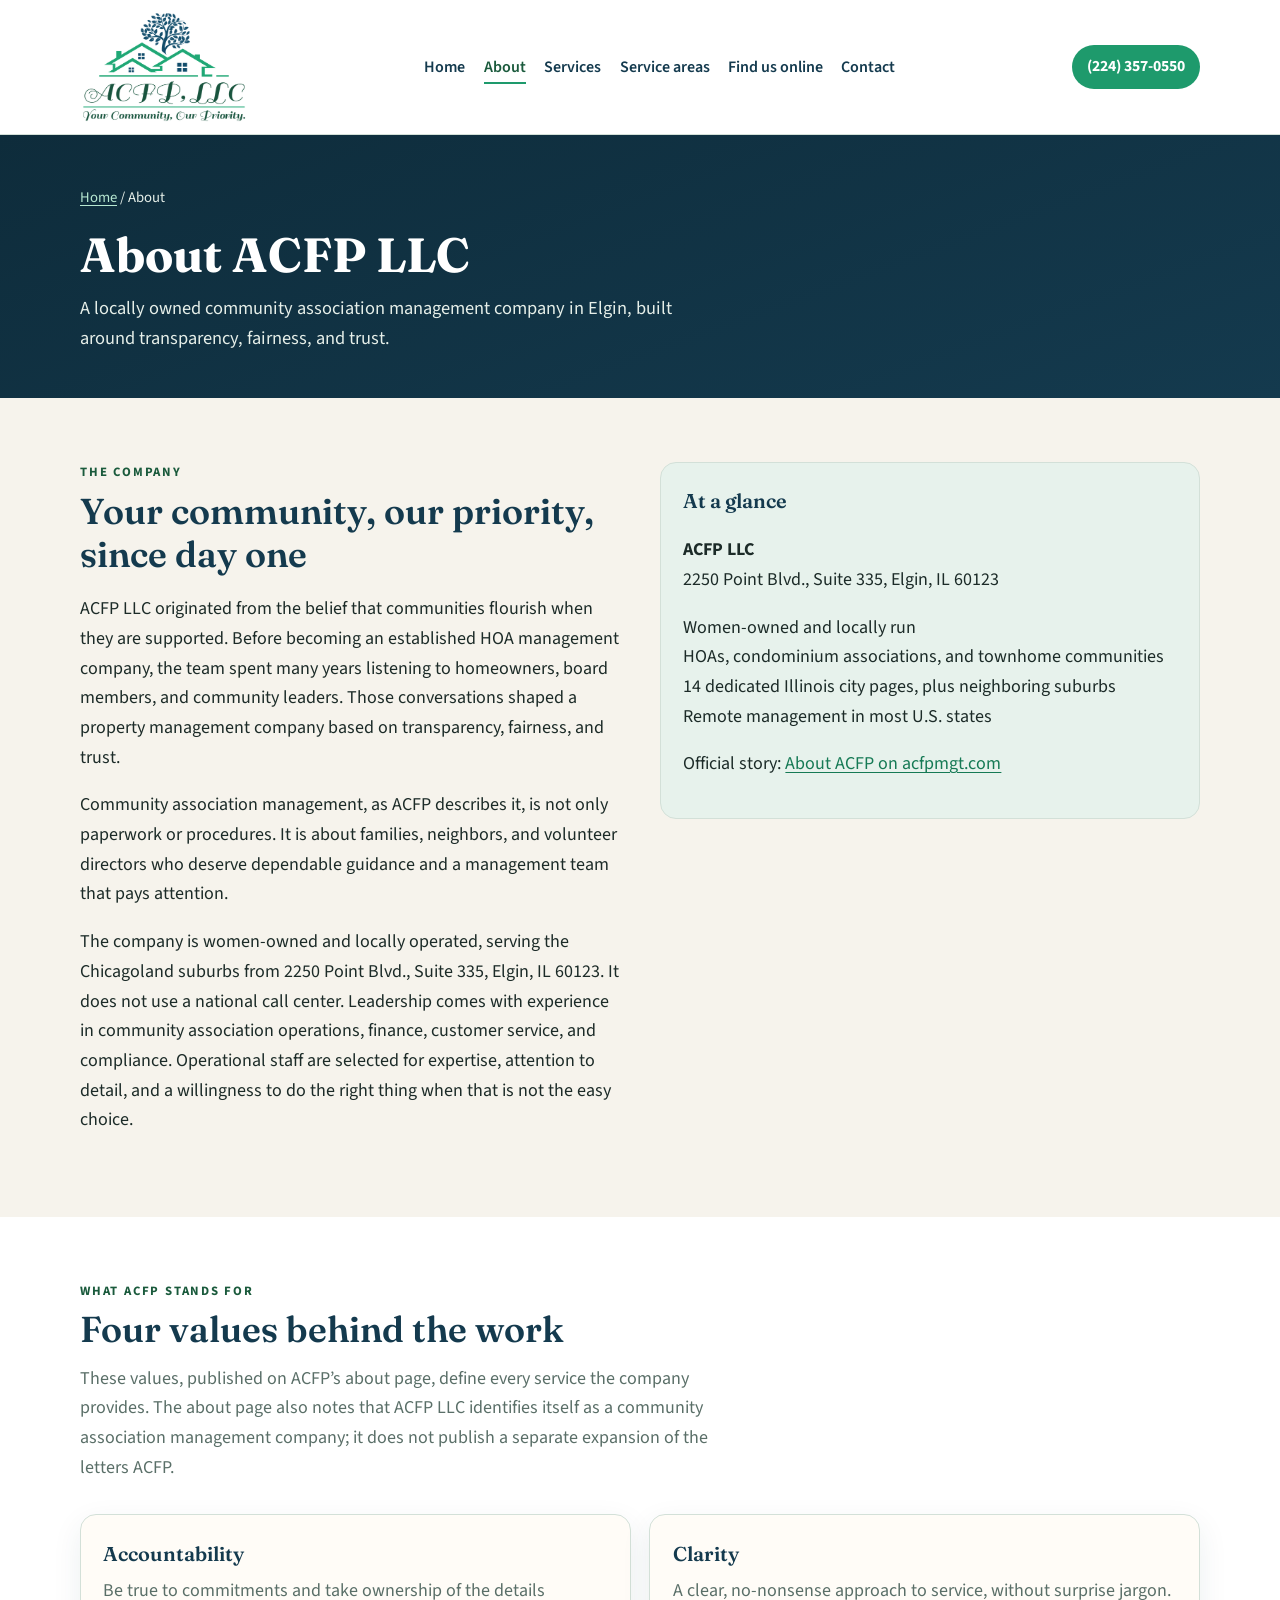
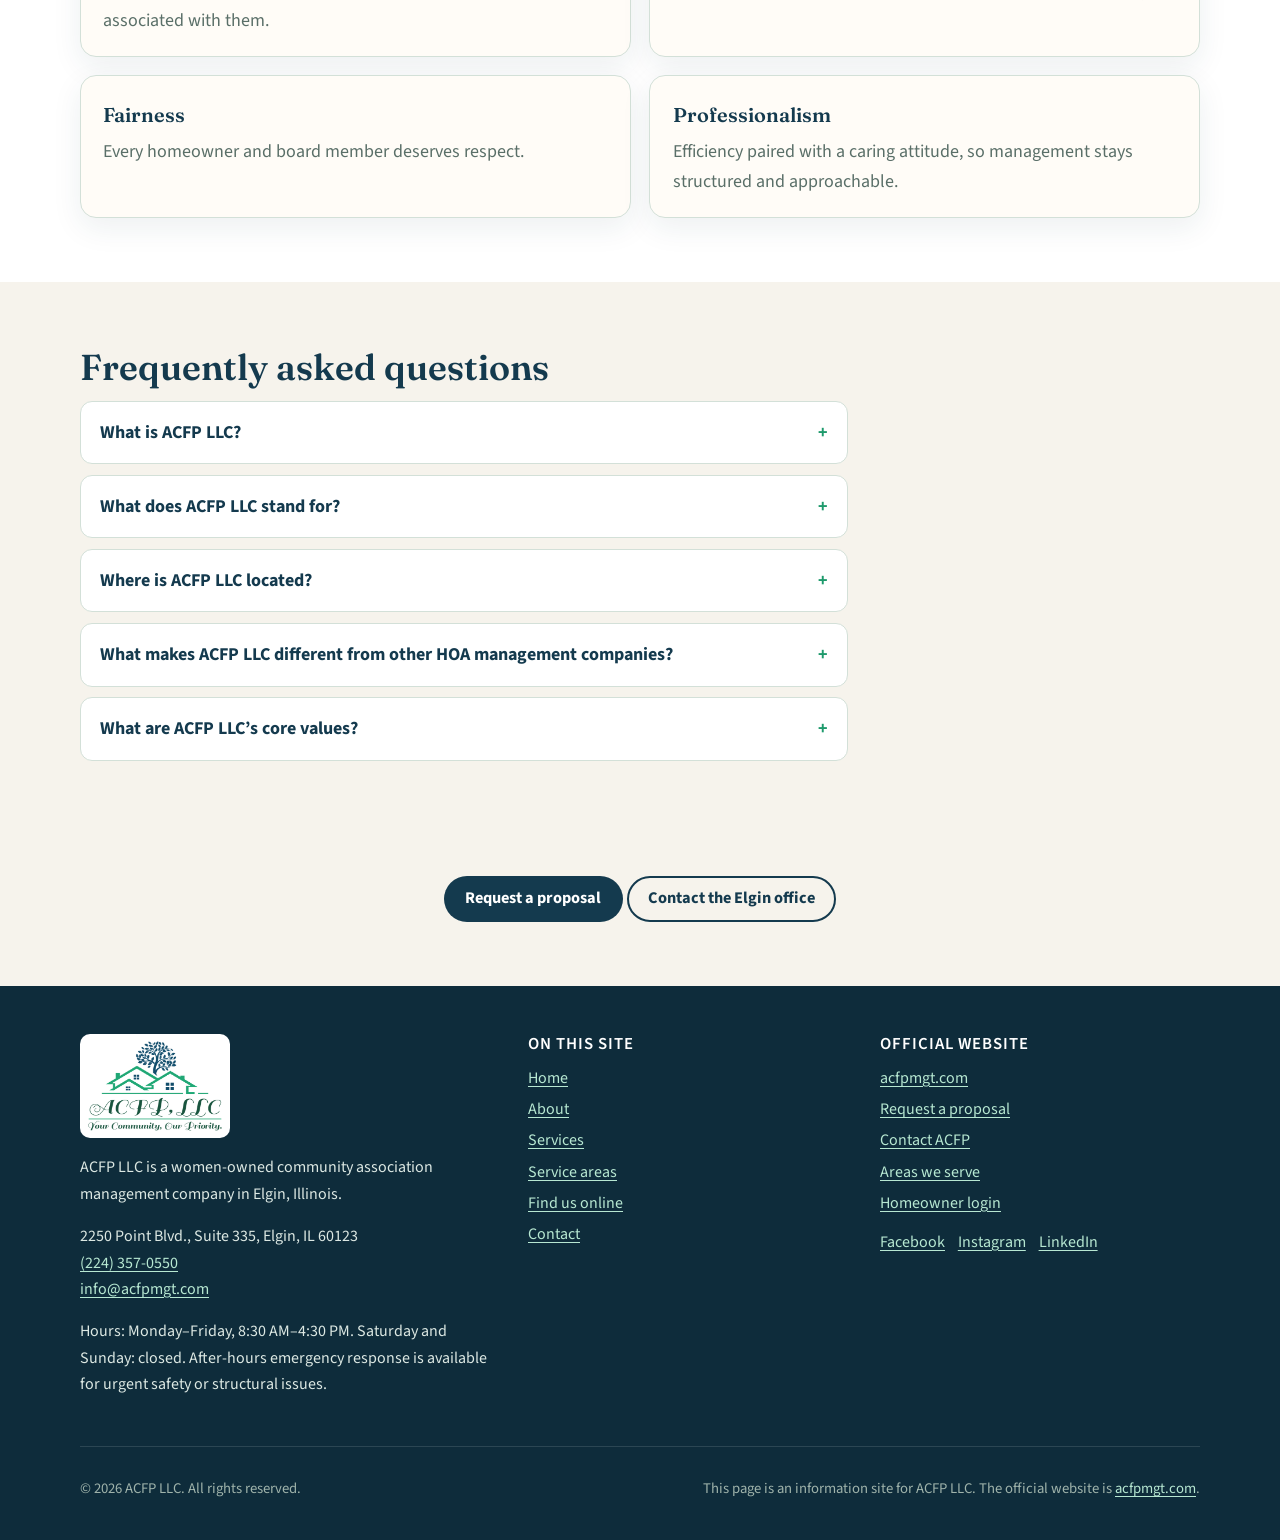
<file: about/index.html>
<!DOCTYPE html>
<html lang="en">
<head>
  <meta charset="utf-8">
  <meta name="viewport" content="width=device-width, initial-scale=1">
  <title>About ACFP LLC | Community Association Management</title>
  <meta name="description" content="Learn how ACFP LLC, a women-owned HOA management company in Elgin, Illinois, supports Chicagoland boards with transparent, people-first association management.">
  <link rel="canonical" href="https://acfpllc.github.io/about/">
  <meta name="robots" content="index, follow">
  <meta name="theme-color" content="#143A4E">
  <meta property="og:type" content="website">
  <meta property="og:site_name" content="ACFP LLC">
  <meta property="og:title" content="About ACFP LLC | Community Association Management">
  <meta property="og:description" content="Learn how ACFP LLC, a women-owned HOA management company in Elgin, Illinois, supports Chicagoland boards with transparent, people-first association management.">
  <meta property="og:url" content="https://acfpllc.github.io/about/">
  <meta property="og:image" content="https://acfpllc.github.io/assets/og-image.png">
  <meta property="og:image:alt" content="ACFP LLC logo and Elgin, Illinois office details">
  <meta property="og:locale" content="en_US">
  <meta name="twitter:card" content="summary_large_image">
  <meta name="twitter:title" content="About ACFP LLC | Community Association Management">
  <meta name="twitter:description" content="Learn how ACFP LLC, a women-owned HOA management company in Elgin, Illinois, supports Chicagoland boards with transparent, people-first association management.">
  <meta name="twitter:image" content="https://acfpllc.github.io/assets/og-image.png">
  <link rel="icon" type="image/png" href="/assets/favicon.png">
  <link rel="apple-touch-icon" href="/assets/favicon.png">
  <link rel="preconnect" href="https://fonts.googleapis.com">
  <link rel="preconnect" href="https://fonts.gstatic.com" crossorigin>
  <link href="https://fonts.googleapis.com/css2?family=Fraunces:opsz,wght@9..144,500;9..144,600;9..144,700&amp;family=Source+Sans+3:ital,wght@0,400;0,600;0,700;1,400&amp;display=swap" rel="stylesheet">
  <link rel="stylesheet" href="/assets/styles.css">
<script type="application/ld+json">
{
  "@context": "https://schema.org",
  "@graph": [
    {
      "@type": "ProfessionalService",
      "@id": "https://acfpllc.github.io/#business",
      "name": "ACFP LLC",
      "legalName": "ACFP LLC",
      "url": "https://acfpmgt.com/",
      "image": "https://acfpllc.github.io/assets/logo.png",
      "logo": "https://acfpllc.github.io/assets/logo.png",
      "email": "info@acfpmgt.com",
      "telephone": "+12243570550",
      "description": "ACFP LLC is a women-owned community association management company based in Elgin, Illinois. It manages homeowners associations, condominium associations, and townhome communities in Chicago and 13 suburbs across Cook, Kane, DuPage, Will, McHenry, and Lake counties, with remote management available in most U.S. states.",
      "slogan": "Your Community, Our Priority.",
      "address": {
        "@type": "PostalAddress",
        "streetAddress": "2250 Point Blvd., Suite 335",
        "addressLocality": "Elgin",
        "addressRegion": "IL",
        "postalCode": "60123",
        "addressCountry": "US"
      },
      "geo": {
        "@type": "GeoCoordinates",
        "latitude": 42.08229,
        "longitude": -88.33299
      },
      "hasMap": "https://www.google.com/maps/search/?api=1\u0026query=2250+Point+Blvd.,+Suite+335,+Elgin,+IL+60123",
      "openingHoursSpecification": {
        "@type": "OpeningHoursSpecification",
        "dayOfWeek": [
          "Monday",
          "Tuesday",
          "Wednesday",
          "Thursday",
          "Friday"
        ],
        "opens": "08:30",
        "closes": "16:30"
      },
      "areaServed": [
        {
          "@type": "City",
          "name": "Chicago",
          "sameAs": [
            "https://en.wikipedia.org/wiki/Chicago",
            "https://www.wikidata.org/wiki/Q1297",
            "https://www.google.com/search?kgmid=/m/01_d4"
          ]
        },
        {
          "@type": "City",
          "name": "Elgin, Illinois",
          "sameAs": [
            "https://en.wikipedia.org/wiki/Elgin,_Illinois",
            "https://www.wikidata.org/wiki/Q499887",
            "https://www.google.com/search?kgmid=/m/0s4sj"
          ]
        },
        {
          "@type": "City",
          "name": "Evanston, Illinois",
          "sameAs": [
            "https://en.wikipedia.org/wiki/Evanston,_Illinois",
            "https://www.wikidata.org/wiki/Q462799",
            "https://www.google.com/search?kgmid=/m/0psxp"
          ]
        },
        {
          "@type": "City",
          "name": "Schaumburg, Illinois",
          "sameAs": [
            "https://en.wikipedia.org/wiki/Schaumburg,_Illinois",
            "https://www.wikidata.org/wiki/Q988162",
            "https://www.google.com/search?kgmid=/m/0s5md"
          ]
        },
        {
          "@type": "City",
          "name": "Arlington Heights, Illinois",
          "sameAs": [
            "https://en.wikipedia.org/wiki/Arlington_Heights,_Illinois",
            "https://www.wikidata.org/wiki/Q997132",
            "https://www.google.com/search?kgmid=/m/0s4fg"
          ]
        },
        {
          "@type": "City",
          "name": "Aurora, Illinois",
          "sameAs": [
            "https://en.wikipedia.org/wiki/Aurora,_Illinois",
            "https://www.wikidata.org/wiki/Q22595",
            "https://www.google.com/search?kgmid=/m/0s69k"
          ]
        },
        {
          "@type": "City",
          "name": "St. Charles, Illinois",
          "sameAs": [
            "https://en.wikipedia.org/wiki/St._Charles,_Illinois",
            "https://www.wikidata.org/wiki/Q578481",
            "https://www.google.com/search?kgmid=/m/0133t5"
          ]
        },
        {
          "@type": "City",
          "name": "Naperville, Illinois",
          "sameAs": [
            "https://en.wikipedia.org/wiki/Naperville,_Illinois",
            "https://www.wikidata.org/wiki/Q243007",
            "https://www.google.com/search?kgmid=/m/0s6g4"
          ]
        },
        {
          "@type": "City",
          "name": "Wheaton, Illinois",
          "sameAs": [
            "https://en.wikipedia.org/wiki/Wheaton,_Illinois",
            "https://www.wikidata.org/wiki/Q575315",
            "https://www.google.com/search?kgmid=/m/0s6jm"
          ]
        },
        {
          "@type": "City",
          "name": "Downers Grove, Illinois",
          "sameAs": [
            "https://en.wikipedia.org/wiki/Downers_Grove,_Illinois",
            "https://www.wikidata.org/wiki/Q1007011",
            "https://www.google.com/search?kgmid=/m/01_7t8k"
          ]
        },
        {
          "@type": "City",
          "name": "Joliet, Illinois",
          "sameAs": [
            "https://en.wikipedia.org/wiki/Joliet,_Illinois",
            "https://www.wikidata.org/wiki/Q40345",
            "https://www.google.com/search?kgmid=/m/0s9b_"
          ]
        },
        {
          "@type": "City",
          "name": "Plainfield, Illinois",
          "sameAs": [
            "https://en.wikipedia.org/wiki/Plainfield,_Illinois",
            "https://www.wikidata.org/wiki/Q1012017",
            "https://www.google.com/search?kgmid=/m/0sjdw"
          ]
        },
        {
          "@type": "City",
          "name": "Crystal Lake, Illinois",
          "sameAs": [
            "https://en.wikipedia.org/wiki/Crystal_Lake,_Illinois",
            "https://www.wikidata.org/wiki/Q577478",
            "https://www.google.com/search?kgmid=/m/0sc_x"
          ]
        },
        {
          "@type": "City",
          "name": "Waukegan, Illinois",
          "sameAs": [
            "https://en.wikipedia.org/wiki/Waukegan,_Illinois",
            "https://www.wikidata.org/wiki/Q578289",
            "https://www.google.com/search?kgmid=/m/0sbbq"
          ]
        },
        {
          "@type": "AdministrativeArea",
          "name": "Cook County, Illinois",
          "sameAs": [
            "https://en.wikipedia.org/wiki/Cook_County,_Illinois",
            "https://www.wikidata.org/wiki/Q108418",
            "https://www.google.com/search?kgmid=/m/0nvt9"
          ]
        },
        {
          "@type": "AdministrativeArea",
          "name": "Kane County, Illinois",
          "sameAs": [
            "https://en.wikipedia.org/wiki/Kane_County,_Illinois",
            "https://www.wikidata.org/wiki/Q486112",
            "https://www.google.com/search?kgmid=/m/0nvg4"
          ]
        },
        {
          "@type": "AdministrativeArea",
          "name": "DuPage County, Illinois",
          "sameAs": [
            "https://en.wikipedia.org/wiki/DuPage_County,_Illinois",
            "https://www.wikidata.org/wiki/Q109626",
            "https://www.google.com/search?kgmid=/m/0nvrd"
          ]
        },
        {
          "@type": "AdministrativeArea",
          "name": "Will County, Illinois",
          "sameAs": [
            "https://en.wikipedia.org/wiki/Will_County,_Illinois",
            "https://www.wikidata.org/wiki/Q483942",
            "https://www.google.com/search?kgmid=/m/0l3kx"
          ]
        },
        {
          "@type": "AdministrativeArea",
          "name": "McHenry County, Illinois",
          "sameAs": [
            "https://en.wikipedia.org/wiki/McHenry_County,_Illinois",
            "https://www.wikidata.org/wiki/Q487403",
            "https://www.google.com/search?kgmid=/m/0nv6n"
          ]
        },
        {
          "@type": "AdministrativeArea",
          "name": "Lake County, Illinois",
          "sameAs": [
            "https://en.wikipedia.org/wiki/Lake_County,_Illinois",
            "https://www.wikidata.org/wiki/Q484263",
            "https://www.google.com/search?kgmid=/m/0nvd8"
          ]
        },
        {
          "@type": "AdministrativeArea",
          "name": "Kendall County, Illinois",
          "sameAs": [
            "https://en.wikipedia.org/wiki/Kendall_County,_Illinois",
            "https://www.wikidata.org/wiki/Q112512",
            "https://www.google.com/search?kgmid=/m/0nvfd"
          ]
        },
        {
          "@type": "State",
          "name": "Illinois",
          "sameAs": [
            "https://en.wikipedia.org/wiki/Illinois",
            "https://www.wikidata.org/wiki/Q1204",
            "https://www.google.com/search?kgmid=/m/03v0t"
          ]
        },
        {
          "@type": "Country",
          "name": "United States"
        }
      ],
      "sameAs": [
        "https://acfpmgt.com/",
        "https://www.facebook.com/acfpmgt/",
        "https://www.instagram.com/acfpmgt/",
        "https://www.linkedin.com/company/acfp-llc",
        "https://github.com/acfpllc",
        "https://about.me/acfpllc",
        "https://www.tumblr.com/acfpllc",
        "https://www.pinterest.com/acfpllc/",
        "https://dev.to/acfpmgt",
        "https://acfpmgt.blogspot.com/",
        "https://sites.google.com/view/acfpmgt",
        "https://acfpmgt.substack.com/",
        "https://acfpmgt.wordpress.com",
        "https://www.reddit.com/user/ACFP_LLC/",
        "https://www.localstar.org/acfp-llc",
        "https://www.brownbook.net/business/56101312/acfp-llc",
        "https://bizzdart.com/listing/acfp-llc-hoa-community-association-management/",
        "https://www.freelistingusa.com/listings/acfp-llc",
        "https://www.n49.com/biz/7522853/acfp-llc-illinois-elgin-2250-point-blvd/",
        "https://www.blinx.biz/acfp-llc",
        "https://www.find-us-here.com/businesses/ACFP-LLC-Elgin-Illinois-USA/34655810/",
        "https://biz.directory/listing/acfp-llc/",
        "https://bizfaves.com/listing/acfp-llc",
        "https://www.qdexx.com/US/IL/Elgin/Real%20Estate/US-IL-Elgin-Real-Estate-ACFP-LLC",
        "https://www.karosearch.com/business/acfp-llc-092795.html",
        "https://directory9.net/listing/acfp-llc.html",
        "https://www.iformative.com/product/acfp-llc-p3194846.html",
        "https://www.hotfrog.com/company/AaHllATxcZCN-8JIPsG_mQ/acfp-llc/elgin/real-estate-services",
        "https://smallbusinessusa.com/listing/acfp-llc.html",
        "https://metriteweb.com/listing/acfp-llc/"
      ],
      "knowsAbout": [
        {
          "@type": "Thing",
          "name": "homeowners association",
          "sameAs": [
            "https://en.wikipedia.org/wiki/Homeowner_association",
            "https://www.wikidata.org/wiki/Q706636",
            "https://www.google.com/search?kgmid=/m/01pmzd"
          ]
        },
        {
          "@type": "Thing",
          "name": "condominium",
          "sameAs": [
            "https://en.wikipedia.org/wiki/Condominium",
            "https://www.wikidata.org/wiki/Q161851",
            "https://www.google.com/search?kgmid=/m/020ys5"
          ]
        },
        {
          "@type": "Thing",
          "name": "property management",
          "sameAs": [
            "https://en.wikipedia.org/wiki/Property_management",
            "https://www.wikidata.org/wiki/Q1618728",
            "https://www.google.com/search?kgmid=/g/12203lvh"
          ]
        }
      ],
      "hasOfferCatalog": {
        "@type": "OfferCatalog",
        "name": "Community association management services",
        "itemListElement": [
          {
            "@type": "Offer",
            "itemOffered": {
              "@type": "Service",
              "name": "Accounts receivable",
              "url": "https://acfpmgt.com/accounts-receivable-management/",
              "serviceType": "Accounts receivable",
              "provider": {
                "@id": "https://acfpllc.github.io/#business"
              }
            }
          },
          {
            "@type": "Offer",
            "itemOffered": {
              "@type": "Service",
              "name": "Accounts payable",
              "url": "https://acfpmgt.com/accounts-payable-management/",
              "serviceType": "Accounts payable",
              "provider": {
                "@id": "https://acfpllc.github.io/#business"
              }
            }
          },
          {
            "@type": "Offer",
            "itemOffered": {
              "@type": "Service",
              "name": "Physical property services",
              "url": "https://acfpmgt.com/physical-property-services/",
              "serviceType": "Physical property services",
              "provider": {
                "@id": "https://acfpllc.github.io/#business"
              }
            }
          },
          {
            "@type": "Offer",
            "itemOffered": {
              "@type": "Service",
              "name": "Administration",
              "url": "https://acfpmgt.com/hoa-administration-services/",
              "serviceType": "Administration",
              "provider": {
                "@id": "https://acfpllc.github.io/#business"
              }
            }
          },
          {
            "@type": "Offer",
            "itemOffered": {
              "@type": "Service",
              "name": "Architectural review",
              "url": "https://acfpmgt.com/architectural-review-services/",
              "serviceType": "Architectural review",
              "provider": {
                "@id": "https://acfpllc.github.io/#business"
              }
            }
          },
          {
            "@type": "Offer",
            "itemOffered": {
              "@type": "Service",
              "name": "Customer service",
              "url": "https://acfpmgt.com/hoa-customer-service/",
              "serviceType": "Customer service",
              "provider": {
                "@id": "https://acfpllc.github.io/#business"
              }
            }
          },
          {
            "@type": "Offer",
            "itemOffered": {
              "@type": "Service",
              "name": "Board support",
              "url": "https://acfpmgt.com/hoa-support-service/",
              "serviceType": "Board support",
              "provider": {
                "@id": "https://acfpllc.github.io/#business"
              }
            }
          },
          {
            "@type": "Offer",
            "itemOffered": {
              "@type": "Service",
              "name": "Resale and refinance documents",
              "url": "https://acfpmgt.com/resale-and-refinance-services/",
              "serviceType": "Resale and refinance documents",
              "provider": {
                "@id": "https://acfpllc.github.io/#business"
              }
            }
          }
        ]
      },
      "contactPoint": [
        {
          "@type": "ContactPoint",
          "contactType": "customer service",
          "telephone": "+12243570550",
          "email": "info@acfpmgt.com",
          "hoursAvailable": {
            "@type": "OpeningHoursSpecification",
            "dayOfWeek": [
              "Monday",
              "Tuesday",
              "Wednesday",
              "Thursday",
              "Friday"
            ],
            "opens": "08:30",
            "closes": "16:30"
          },
          "areaServed": "US",
          "availableLanguage": "English"
        },
        {
          "@type": "ContactPoint",
          "contactType": "emergency",
          "telephone": "+12243570550",
          "description": "24-hour after-hours emergency response for urgent property issues that affect safety or building structure."
        }
      ]
    },
    {
      "@type": "WebSite",
      "@id": "https://acfpllc.github.io/#website",
      "url": "https://acfpllc.github.io/",
      "name": "ACFP LLC",
      "description": "Information site for ACFP LLC, a community association management company in Elgin, Illinois.",
      "publisher": {
        "@id": "https://acfpllc.github.io/#business"
      },
      "inLanguage": "en-US"
    },
    {
      "@type": "AboutPage",
      "@id": "https://acfpllc.github.io/about/#webpage",
      "url": "https://acfpllc.github.io/about/",
      "name": "About ACFP LLC | Community Association Management",
      "description": "Learn how ACFP LLC, a women-owned HOA management company in Elgin, Illinois, supports Chicagoland boards with transparent, people-first association management.",
      "isPartOf": {
        "@id": "https://acfpllc.github.io/#website"
      },
      "about": {
        "@id": "https://acfpllc.github.io/#business"
      },
      "inLanguage": "en-US",
      "primaryImageOfPage": "https://acfpllc.github.io/assets/og-image.png",
      "mentions": [
        {
          "@type": "Thing",
          "name": "homeowners association",
          "sameAs": [
            "https://en.wikipedia.org/wiki/Homeowner_association",
            "https://www.wikidata.org/wiki/Q706636",
            "https://www.google.com/search?kgmid=/m/01pmzd"
          ]
        },
        {
          "@type": "Thing",
          "name": "property management",
          "sameAs": [
            "https://en.wikipedia.org/wiki/Property_management",
            "https://www.wikidata.org/wiki/Q1618728",
            "https://www.google.com/search?kgmid=/g/12203lvh"
          ]
        },
        {
          "@type": "City",
          "name": "Elgin, Illinois",
          "sameAs": [
            "https://en.wikipedia.org/wiki/Elgin,_Illinois",
            "https://www.wikidata.org/wiki/Q499887",
            "https://www.google.com/search?kgmid=/m/0s4sj"
          ]
        }
      ]
    },
    {
      "@type": "BreadcrumbList",
      "itemListElement": [
        {
          "@type": "ListItem",
          "position": 1,
          "name": "Home",
          "item": "https://acfpllc.github.io/"
        },
        {
          "@type": "ListItem",
          "position": 2,
          "name": "About",
          "item": "https://acfpllc.github.io/about/"
        }
      ]
    },
    {
      "@type": "FAQPage",
      "mainEntity": [
        {
          "@type": "Question",
          "name": "What is ACFP LLC?",
          "acceptedAnswer": {
            "@type": "Answer",
            "text": "ACFP LLC is a community association management company that supports homeowners associations and community leaders through financial management, property oversight, administrative support, and customer service."
          }
        },
        {
          "@type": "Question",
          "name": "What does ACFP LLC stand for?",
          "acceptedAnswer": {
            "@type": "Answer",
            "text": "ACFP LLC identifies itself as a community association management company. Its core philosophy is centered on transparency, fairness, accountability, and putting the community first."
          }
        },
        {
          "@type": "Question",
          "name": "Where is ACFP LLC located?",
          "acceptedAnswer": {
            "@type": "Answer",
            "text": "ACFP LLC is located at 2250 Point Blvd., Suite 335, Elgin, IL 60123. The company serves communities across the greater Chicago area."
          }
        },
        {
          "@type": "Question",
          "name": "What makes ACFP LLC different from other HOA management companies?",
          "acceptedAnswer": {
            "@type": "Answer",
            "text": "ACFP LLC combines structured management systems with a people-first approach. Its focus is on clear communication, dependable guidance, fairness, and genuine support for homeowners and association board members. The company is women-owned and locally operated, and the people who answer the phone work out of the Elgin office rather than a national call center."
          }
        },
        {
          "@type": "Question",
          "name": "What are ACFP LLC’s core values?",
          "acceptedAnswer": {
            "@type": "Answer",
            "text": "ACFP LLC follows four core values: accountability, clarity, fairness, and professionalism. These values guide how the company communicates with homeowners, supports board members, and manages community responsibilities."
          }
        }
      ]
    }
  ]
}
</script>
</head>
<body>
  <a class="skip-link" href="#main">Skip to content</a>
  <header class="site-header">
    <div class="wrap header-inner">
      <a class="logo-link" href="/">
        <img src="/assets/logo.png" width="168" height="113" alt="ACFP LLC logo: two houses and a tree, with the tagline Your Community, Our Priority.">
      </a>
      <input type="checkbox" id="nav-toggle" class="nav-toggle" autocomplete="off">
      <label class="nav-toggle-label" for="nav-toggle">Menu</label>
      <nav class="site-nav" aria-label="Primary">
        <ul>
          <li><a href="/">Home</a></li>
          <li><a href="/about/" aria-current="page">About</a></li>
          <li><a href="/services/">Services</a></li>
          <li><a href="/service-areas/">Service areas</a></li>
          <li><a href="/find-us/">Find us online</a></li>
          <li><a href="/contact/">Contact</a></li>
        </ul>
      </nav>
      <a class="header-phone" href="tel:+12243570550">(224) 357-0550</a>
    </div>
  </header>
  <header class="page-hero">
    <div class="wrap">
      <nav class="crumbs" aria-label="Breadcrumb"><a href="/">Home</a> <span>/</span> <span>About</span></nav>
      <h1>About ACFP LLC</h1>
      <p>A locally owned community association management company in Elgin, built around transparency, fairness, and trust.</p>
    </div>
  </header>

  <main id="main">
    <section>
      <div class="wrap split">
        <div>
          <p class="section-kicker">The company</p>
          <h2>Your community, our priority, since day one</h2>
          <p>ACFP LLC originated from the belief that communities flourish when they are supported. Before becoming an established HOA management company, the team spent many years listening to homeowners, board members, and community leaders. Those conversations shaped a property management company based on transparency, fairness, and trust.</p>
          <p>Community association management, as ACFP describes it, is not only paperwork or procedures. It is about families, neighbors, and volunteer directors who deserve dependable guidance and a management team that pays attention.</p>
          <p>The company is women-owned and locally operated, serving the Chicagoland suburbs from 2250 Point Blvd., Suite 335, Elgin, IL 60123. It does not use a national call center. Leadership comes with experience in community association operations, finance, customer service, and compliance. Operational staff are selected for expertise, attention to detail, and a willingness to do the right thing when that is not the easy choice.</p>
        </div>
        <div class="note">
          <h3>At a glance</h3>
          <p><strong>ACFP LLC</strong><br>2250 Point Blvd., Suite 335, Elgin, IL 60123</p>
          <p>Women-owned and locally run<br>
          HOAs, condominium associations, and townhome communities<br>
          14 dedicated Illinois city pages, plus neighboring suburbs<br>
          Remote management in most U.S. states</p>
          <p>Official story: <a href="https://acfpmgt.com/about-us/">About ACFP on acfpmgt.com</a></p>
        </div>
      </div>
    </section>
    <section class="alt">
      <div class="wrap">
        <p class="section-kicker">What ACFP stands for</p>
        <h2>Four values behind the work</h2>
        <p class="section-intro">These values, published on ACFP’s about page, define every service the company provides. The about page also notes that ACFP LLC identifies itself as a community association management company; it does not publish a separate expansion of the letters ACFP.</p>
        <div class="card-grid">
          <article class="card"><h3>Accountability</h3><p>Be true to commitments and take ownership of the details associated with them.</p></article>
          <article class="card"><h3>Clarity</h3><p>A clear, no-nonsense approach to service, without surprise jargon.</p></article>
          <article class="card"><h3>Fairness</h3><p>Every homeowner and board member deserves respect.</p></article>
          <article class="card"><h3>Professionalism</h3><p>Efficiency paired with a caring attitude, so management stays structured and approachable.</p></article>
        </div>
      </div>
    </section>
    <section>
      <div class="wrap">
        <h2>Frequently asked questions</h2>
        <div class="faq-list">
      <details>
        <summary>What is ACFP LLC?</summary>
        <p>ACFP LLC is a community association management company that supports homeowners associations and community leaders through financial management, property oversight, administrative support, and customer service.</p>
      </details>
      <details>
        <summary>What does ACFP LLC stand for?</summary>
        <p>ACFP LLC identifies itself as a community association management company. Its core philosophy is centered on transparency, fairness, accountability, and putting the community first.</p>
      </details>
      <details>
        <summary>Where is ACFP LLC located?</summary>
        <p>ACFP LLC is located at 2250 Point Blvd., Suite 335, Elgin, IL 60123. The company serves communities across the greater Chicago area.</p>
      </details>
      <details>
        <summary>What makes ACFP LLC different from other HOA management companies?</summary>
        <p>ACFP LLC combines structured management systems with a people-first approach. Its focus is on clear communication, dependable guidance, fairness, and genuine support for homeowners and association board members. The company is women-owned and locally operated, and the people who answer the phone work out of the Elgin office rather than a national call center.</p>
      </details>
      <details>
        <summary>What are ACFP LLC’s core values?</summary>
        <p>ACFP LLC follows four core values: accountability, clarity, fairness, and professionalism. These values guide how the company communicates with homeowners, supports board members, and manages community responsibilities.</p>
      </details>
    </div>
      </div>
    </section>
    <div class="center-cta wrap">
      <a class="btn btn-solid" href="https://acfpmgt.com/request-a-proposal/">Request a proposal</a>
      <a class="btn btn-outline" href="/contact/">Contact the Elgin office</a>
    </div>
  </main>
  <footer class="site-footer">
    <div class="wrap footer-grid">
      <div>
        <a class="logo-link" href="/">
          <img src="/assets/logo.png" width="150" height="101" alt="ACFP LLC logo">
        </a>
        <p>ACFP LLC is a women-owned community association management company in Elgin, Illinois.</p>
        <address>
          2250 Point Blvd., Suite 335, Elgin, IL 60123<br>
          <a href="tel:+12243570550">(224) 357-0550</a><br>
          <a href="mailto:info@acfpmgt.com">info@acfpmgt.com</a>
        </address>
        <p>Hours: Monday–Friday, 8:30 AM–4:30 PM. Saturday and Sunday: closed. After-hours emergency response is available for urgent safety or structural issues.</p>
      </div>
      <div>
        <h2>On this site</h2>
        <ul>
          <li><a href="/">Home</a></li>
          <li><a href="/about/">About</a></li>
          <li><a href="/services/">Services</a></li>
          <li><a href="/service-areas/">Service areas</a></li>
          <li><a href="/find-us/">Find us online</a></li>
          <li><a href="/contact/">Contact</a></li>
        </ul>
      </div>
      <div>
        <h2>Official website</h2>
        <ul>
          <li><a href="https://acfpmgt.com/">acfpmgt.com</a></li>
          <li><a href="https://acfpmgt.com/request-a-proposal/">Request a proposal</a></li>
          <li><a href="https://acfpmgt.com/contact-us/">Contact ACFP</a></li>
          <li><a href="https://acfpmgt.com/areas-we-serve/">Areas we serve</a></li>
          <li><a href="https://home.acfpmgt.com/">Homeowner login</a></li>
        </ul>
        <div class="socials">
          <a href="https://www.facebook.com/acfpmgt/">Facebook</a>
          <a href="https://www.instagram.com/acfpmgt/">Instagram</a>
          <a href="https://www.linkedin.com/company/acfp-llc">LinkedIn</a>
        </div>
      </div>
    </div>
    <div class="wrap footer-bottom">
      <p>&copy; 2026 ACFP LLC. All rights reserved.</p>
      <p>This page is an information site for ACFP LLC. The official website is <a href="https://acfpmgt.com/">acfpmgt.com</a>.</p>
    </div>
  </footer>
</body>
</html>
</file>
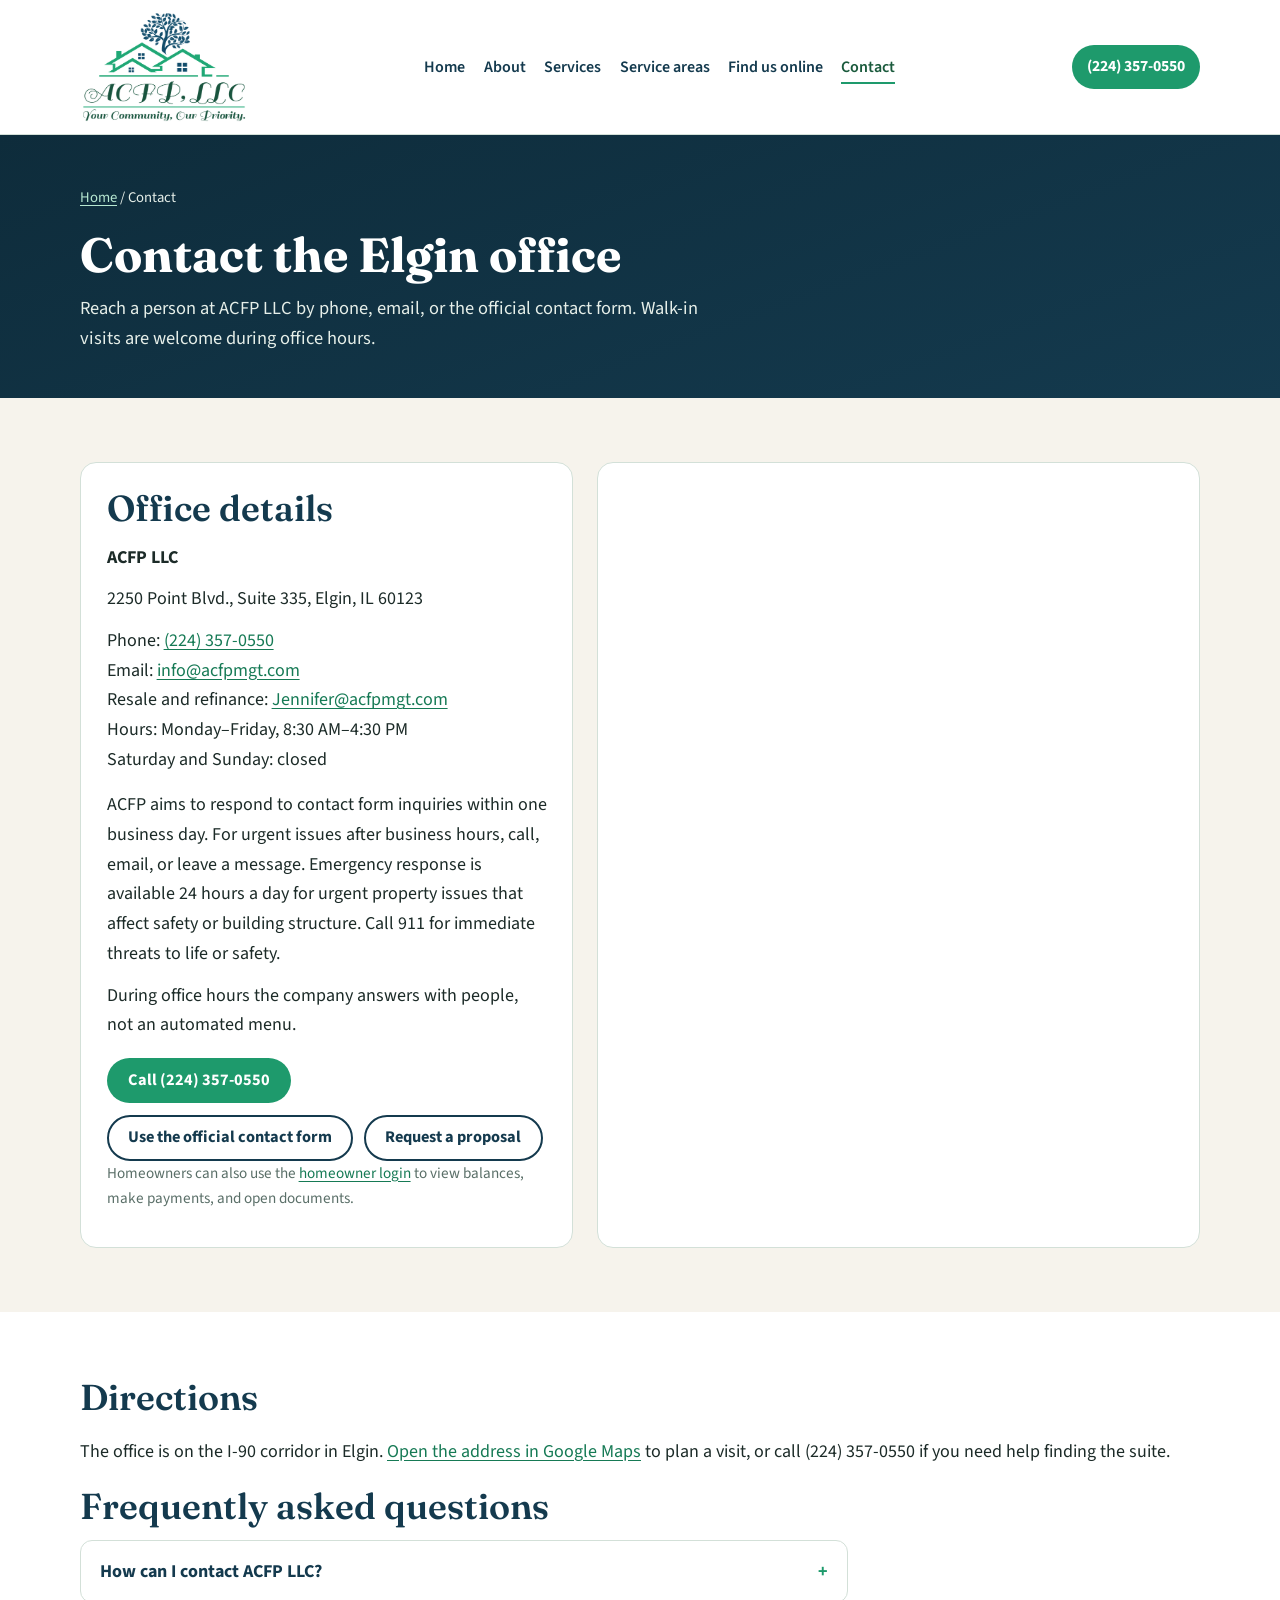
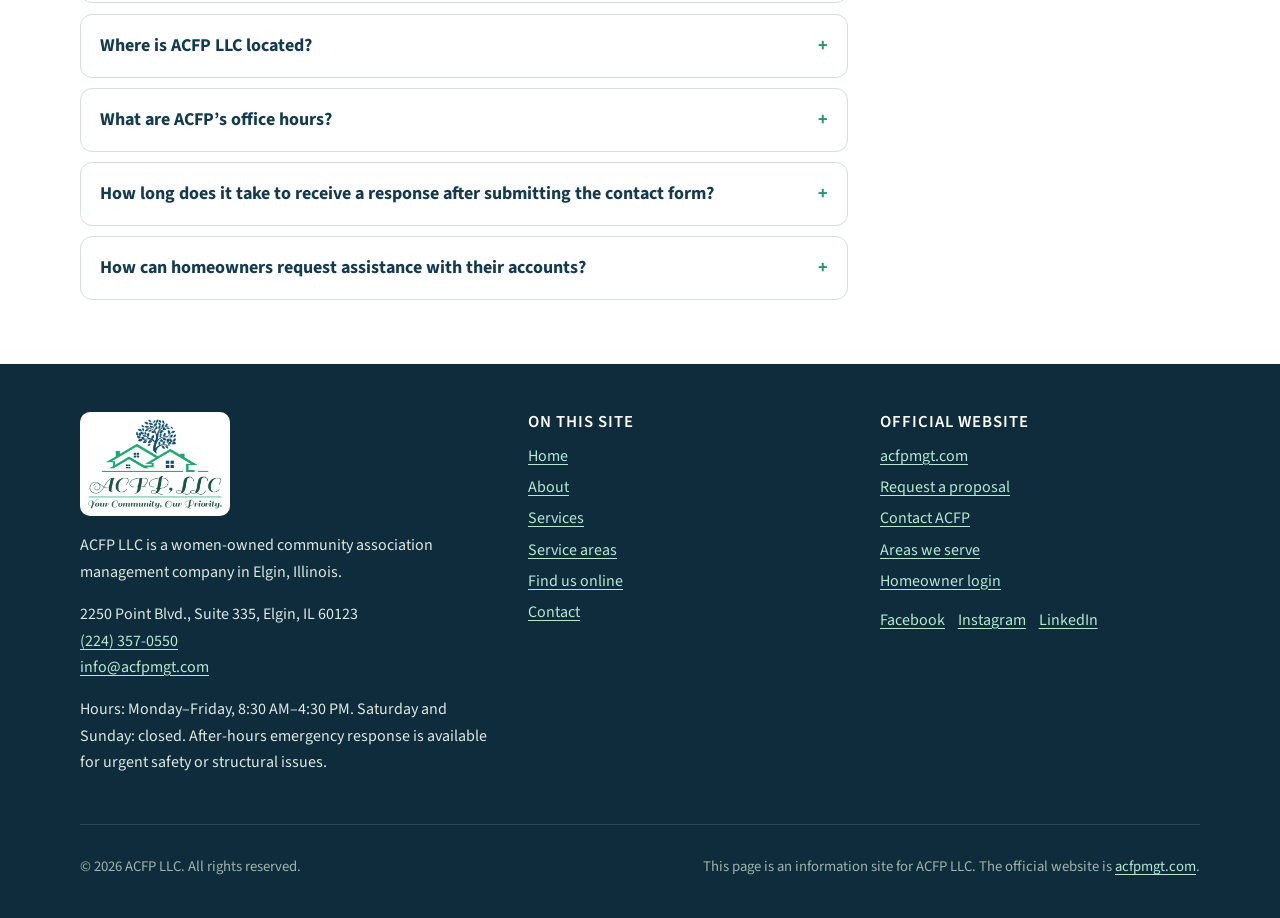
<file: contact/index.html>
<!DOCTYPE html>
<html lang="en">
<head>
  <meta charset="utf-8">
  <meta name="viewport" content="width=device-width, initial-scale=1">
  <title>Contact ACFP LLC in Elgin, IL | (224) 357-0550</title>
  <meta name="description" content="Contact ACFP LLC at 2250 Point Blvd., Suite 335, Elgin, IL 60123. Call (224) 357-0550, Monday–Friday, 8:30 AM–4:30 PM, or email info@acfpmgt.com.">
  <link rel="canonical" href="https://acfpllc.github.io/contact/">
  <meta name="robots" content="index, follow">
  <meta name="theme-color" content="#143A4E">
  <meta property="og:type" content="website">
  <meta property="og:site_name" content="ACFP LLC">
  <meta property="og:title" content="Contact ACFP LLC in Elgin, IL | (224) 357-0550">
  <meta property="og:description" content="Contact ACFP LLC at 2250 Point Blvd., Suite 335, Elgin, IL 60123. Call (224) 357-0550, Monday–Friday, 8:30 AM–4:30 PM, or email info@acfpmgt.com.">
  <meta property="og:url" content="https://acfpllc.github.io/contact/">
  <meta property="og:image" content="https://acfpllc.github.io/assets/og-image.png">
  <meta property="og:image:alt" content="ACFP LLC logo and Elgin, Illinois office details">
  <meta property="og:locale" content="en_US">
  <meta name="twitter:card" content="summary_large_image">
  <meta name="twitter:title" content="Contact ACFP LLC in Elgin, IL | (224) 357-0550">
  <meta name="twitter:description" content="Contact ACFP LLC at 2250 Point Blvd., Suite 335, Elgin, IL 60123. Call (224) 357-0550, Monday–Friday, 8:30 AM–4:30 PM, or email info@acfpmgt.com.">
  <meta name="twitter:image" content="https://acfpllc.github.io/assets/og-image.png">
  <link rel="icon" type="image/png" href="/assets/favicon.png">
  <link rel="apple-touch-icon" href="/assets/favicon.png">
  <link rel="preconnect" href="https://fonts.googleapis.com">
  <link rel="preconnect" href="https://fonts.gstatic.com" crossorigin>
  <link href="https://fonts.googleapis.com/css2?family=Fraunces:opsz,wght@9..144,500;9..144,600;9..144,700&amp;family=Source+Sans+3:ital,wght@0,400;0,600;0,700;1,400&amp;display=swap" rel="stylesheet">
  <link rel="stylesheet" href="/assets/styles.css">
<script type="application/ld+json">
{
  "@context": "https://schema.org",
  "@graph": [
    {
      "@type": "ProfessionalService",
      "@id": "https://acfpllc.github.io/#business",
      "name": "ACFP LLC",
      "legalName": "ACFP LLC",
      "url": "https://acfpmgt.com/",
      "image": "https://acfpllc.github.io/assets/logo.png",
      "logo": "https://acfpllc.github.io/assets/logo.png",
      "email": "info@acfpmgt.com",
      "telephone": "+12243570550",
      "description": "ACFP LLC is a women-owned community association management company based in Elgin, Illinois. It manages homeowners associations, condominium associations, and townhome communities in Chicago and 13 suburbs across Cook, Kane, DuPage, Will, McHenry, and Lake counties, with remote management available in most U.S. states.",
      "slogan": "Your Community, Our Priority.",
      "address": {
        "@type": "PostalAddress",
        "streetAddress": "2250 Point Blvd., Suite 335",
        "addressLocality": "Elgin",
        "addressRegion": "IL",
        "postalCode": "60123",
        "addressCountry": "US"
      },
      "geo": {
        "@type": "GeoCoordinates",
        "latitude": 42.08229,
        "longitude": -88.33299
      },
      "hasMap": "https://www.google.com/maps/search/?api=1\u0026query=2250+Point+Blvd.,+Suite+335,+Elgin,+IL+60123",
      "openingHoursSpecification": {
        "@type": "OpeningHoursSpecification",
        "dayOfWeek": [
          "Monday",
          "Tuesday",
          "Wednesday",
          "Thursday",
          "Friday"
        ],
        "opens": "08:30",
        "closes": "16:30"
      },
      "areaServed": [
        {
          "@type": "City",
          "name": "Chicago",
          "sameAs": [
            "https://en.wikipedia.org/wiki/Chicago",
            "https://www.wikidata.org/wiki/Q1297",
            "https://www.google.com/search?kgmid=/m/01_d4"
          ]
        },
        {
          "@type": "City",
          "name": "Elgin, Illinois",
          "sameAs": [
            "https://en.wikipedia.org/wiki/Elgin,_Illinois",
            "https://www.wikidata.org/wiki/Q499887",
            "https://www.google.com/search?kgmid=/m/0s4sj"
          ]
        },
        {
          "@type": "City",
          "name": "Evanston, Illinois",
          "sameAs": [
            "https://en.wikipedia.org/wiki/Evanston,_Illinois",
            "https://www.wikidata.org/wiki/Q462799",
            "https://www.google.com/search?kgmid=/m/0psxp"
          ]
        },
        {
          "@type": "City",
          "name": "Schaumburg, Illinois",
          "sameAs": [
            "https://en.wikipedia.org/wiki/Schaumburg,_Illinois",
            "https://www.wikidata.org/wiki/Q988162",
            "https://www.google.com/search?kgmid=/m/0s5md"
          ]
        },
        {
          "@type": "City",
          "name": "Arlington Heights, Illinois",
          "sameAs": [
            "https://en.wikipedia.org/wiki/Arlington_Heights,_Illinois",
            "https://www.wikidata.org/wiki/Q997132",
            "https://www.google.com/search?kgmid=/m/0s4fg"
          ]
        },
        {
          "@type": "City",
          "name": "Aurora, Illinois",
          "sameAs": [
            "https://en.wikipedia.org/wiki/Aurora,_Illinois",
            "https://www.wikidata.org/wiki/Q22595",
            "https://www.google.com/search?kgmid=/m/0s69k"
          ]
        },
        {
          "@type": "City",
          "name": "St. Charles, Illinois",
          "sameAs": [
            "https://en.wikipedia.org/wiki/St._Charles,_Illinois",
            "https://www.wikidata.org/wiki/Q578481",
            "https://www.google.com/search?kgmid=/m/0133t5"
          ]
        },
        {
          "@type": "City",
          "name": "Naperville, Illinois",
          "sameAs": [
            "https://en.wikipedia.org/wiki/Naperville,_Illinois",
            "https://www.wikidata.org/wiki/Q243007",
            "https://www.google.com/search?kgmid=/m/0s6g4"
          ]
        },
        {
          "@type": "City",
          "name": "Wheaton, Illinois",
          "sameAs": [
            "https://en.wikipedia.org/wiki/Wheaton,_Illinois",
            "https://www.wikidata.org/wiki/Q575315",
            "https://www.google.com/search?kgmid=/m/0s6jm"
          ]
        },
        {
          "@type": "City",
          "name": "Downers Grove, Illinois",
          "sameAs": [
            "https://en.wikipedia.org/wiki/Downers_Grove,_Illinois",
            "https://www.wikidata.org/wiki/Q1007011",
            "https://www.google.com/search?kgmid=/m/01_7t8k"
          ]
        },
        {
          "@type": "City",
          "name": "Joliet, Illinois",
          "sameAs": [
            "https://en.wikipedia.org/wiki/Joliet,_Illinois",
            "https://www.wikidata.org/wiki/Q40345",
            "https://www.google.com/search?kgmid=/m/0s9b_"
          ]
        },
        {
          "@type": "City",
          "name": "Plainfield, Illinois",
          "sameAs": [
            "https://en.wikipedia.org/wiki/Plainfield,_Illinois",
            "https://www.wikidata.org/wiki/Q1012017",
            "https://www.google.com/search?kgmid=/m/0sjdw"
          ]
        },
        {
          "@type": "City",
          "name": "Crystal Lake, Illinois",
          "sameAs": [
            "https://en.wikipedia.org/wiki/Crystal_Lake,_Illinois",
            "https://www.wikidata.org/wiki/Q577478",
            "https://www.google.com/search?kgmid=/m/0sc_x"
          ]
        },
        {
          "@type": "City",
          "name": "Waukegan, Illinois",
          "sameAs": [
            "https://en.wikipedia.org/wiki/Waukegan,_Illinois",
            "https://www.wikidata.org/wiki/Q578289",
            "https://www.google.com/search?kgmid=/m/0sbbq"
          ]
        },
        {
          "@type": "AdministrativeArea",
          "name": "Cook County, Illinois",
          "sameAs": [
            "https://en.wikipedia.org/wiki/Cook_County,_Illinois",
            "https://www.wikidata.org/wiki/Q108418",
            "https://www.google.com/search?kgmid=/m/0nvt9"
          ]
        },
        {
          "@type": "AdministrativeArea",
          "name": "Kane County, Illinois",
          "sameAs": [
            "https://en.wikipedia.org/wiki/Kane_County,_Illinois",
            "https://www.wikidata.org/wiki/Q486112",
            "https://www.google.com/search?kgmid=/m/0nvg4"
          ]
        },
        {
          "@type": "AdministrativeArea",
          "name": "DuPage County, Illinois",
          "sameAs": [
            "https://en.wikipedia.org/wiki/DuPage_County,_Illinois",
            "https://www.wikidata.org/wiki/Q109626",
            "https://www.google.com/search?kgmid=/m/0nvrd"
          ]
        },
        {
          "@type": "AdministrativeArea",
          "name": "Will County, Illinois",
          "sameAs": [
            "https://en.wikipedia.org/wiki/Will_County,_Illinois",
            "https://www.wikidata.org/wiki/Q483942",
            "https://www.google.com/search?kgmid=/m/0l3kx"
          ]
        },
        {
          "@type": "AdministrativeArea",
          "name": "McHenry County, Illinois",
          "sameAs": [
            "https://en.wikipedia.org/wiki/McHenry_County,_Illinois",
            "https://www.wikidata.org/wiki/Q487403",
            "https://www.google.com/search?kgmid=/m/0nv6n"
          ]
        },
        {
          "@type": "AdministrativeArea",
          "name": "Lake County, Illinois",
          "sameAs": [
            "https://en.wikipedia.org/wiki/Lake_County,_Illinois",
            "https://www.wikidata.org/wiki/Q484263",
            "https://www.google.com/search?kgmid=/m/0nvd8"
          ]
        },
        {
          "@type": "AdministrativeArea",
          "name": "Kendall County, Illinois",
          "sameAs": [
            "https://en.wikipedia.org/wiki/Kendall_County,_Illinois",
            "https://www.wikidata.org/wiki/Q112512",
            "https://www.google.com/search?kgmid=/m/0nvfd"
          ]
        },
        {
          "@type": "State",
          "name": "Illinois",
          "sameAs": [
            "https://en.wikipedia.org/wiki/Illinois",
            "https://www.wikidata.org/wiki/Q1204",
            "https://www.google.com/search?kgmid=/m/03v0t"
          ]
        },
        {
          "@type": "Country",
          "name": "United States"
        }
      ],
      "sameAs": [
        "https://acfpmgt.com/",
        "https://www.facebook.com/acfpmgt/",
        "https://www.instagram.com/acfpmgt/",
        "https://www.linkedin.com/company/acfp-llc",
        "https://github.com/acfpllc",
        "https://about.me/acfpllc",
        "https://www.tumblr.com/acfpllc",
        "https://www.pinterest.com/acfpllc/",
        "https://dev.to/acfpmgt",
        "https://acfpmgt.blogspot.com/",
        "https://sites.google.com/view/acfpmgt",
        "https://acfpmgt.substack.com/",
        "https://acfpmgt.wordpress.com",
        "https://www.reddit.com/user/ACFP_LLC/",
        "https://www.localstar.org/acfp-llc",
        "https://www.brownbook.net/business/56101312/acfp-llc",
        "https://bizzdart.com/listing/acfp-llc-hoa-community-association-management/",
        "https://www.freelistingusa.com/listings/acfp-llc",
        "https://www.n49.com/biz/7522853/acfp-llc-illinois-elgin-2250-point-blvd/",
        "https://www.blinx.biz/acfp-llc",
        "https://www.find-us-here.com/businesses/ACFP-LLC-Elgin-Illinois-USA/34655810/",
        "https://biz.directory/listing/acfp-llc/",
        "https://bizfaves.com/listing/acfp-llc",
        "https://www.qdexx.com/US/IL/Elgin/Real%20Estate/US-IL-Elgin-Real-Estate-ACFP-LLC",
        "https://www.karosearch.com/business/acfp-llc-092795.html",
        "https://directory9.net/listing/acfp-llc.html",
        "https://www.iformative.com/product/acfp-llc-p3194846.html",
        "https://www.hotfrog.com/company/AaHllATxcZCN-8JIPsG_mQ/acfp-llc/elgin/real-estate-services",
        "https://smallbusinessusa.com/listing/acfp-llc.html",
        "https://metriteweb.com/listing/acfp-llc/"
      ],
      "knowsAbout": [
        {
          "@type": "Thing",
          "name": "homeowners association",
          "sameAs": [
            "https://en.wikipedia.org/wiki/Homeowner_association",
            "https://www.wikidata.org/wiki/Q706636",
            "https://www.google.com/search?kgmid=/m/01pmzd"
          ]
        },
        {
          "@type": "Thing",
          "name": "condominium",
          "sameAs": [
            "https://en.wikipedia.org/wiki/Condominium",
            "https://www.wikidata.org/wiki/Q161851",
            "https://www.google.com/search?kgmid=/m/020ys5"
          ]
        },
        {
          "@type": "Thing",
          "name": "property management",
          "sameAs": [
            "https://en.wikipedia.org/wiki/Property_management",
            "https://www.wikidata.org/wiki/Q1618728",
            "https://www.google.com/search?kgmid=/g/12203lvh"
          ]
        }
      ],
      "hasOfferCatalog": {
        "@type": "OfferCatalog",
        "name": "Community association management services",
        "itemListElement": [
          {
            "@type": "Offer",
            "itemOffered": {
              "@type": "Service",
              "name": "Accounts receivable",
              "url": "https://acfpmgt.com/accounts-receivable-management/",
              "serviceType": "Accounts receivable",
              "provider": {
                "@id": "https://acfpllc.github.io/#business"
              }
            }
          },
          {
            "@type": "Offer",
            "itemOffered": {
              "@type": "Service",
              "name": "Accounts payable",
              "url": "https://acfpmgt.com/accounts-payable-management/",
              "serviceType": "Accounts payable",
              "provider": {
                "@id": "https://acfpllc.github.io/#business"
              }
            }
          },
          {
            "@type": "Offer",
            "itemOffered": {
              "@type": "Service",
              "name": "Physical property services",
              "url": "https://acfpmgt.com/physical-property-services/",
              "serviceType": "Physical property services",
              "provider": {
                "@id": "https://acfpllc.github.io/#business"
              }
            }
          },
          {
            "@type": "Offer",
            "itemOffered": {
              "@type": "Service",
              "name": "Administration",
              "url": "https://acfpmgt.com/hoa-administration-services/",
              "serviceType": "Administration",
              "provider": {
                "@id": "https://acfpllc.github.io/#business"
              }
            }
          },
          {
            "@type": "Offer",
            "itemOffered": {
              "@type": "Service",
              "name": "Architectural review",
              "url": "https://acfpmgt.com/architectural-review-services/",
              "serviceType": "Architectural review",
              "provider": {
                "@id": "https://acfpllc.github.io/#business"
              }
            }
          },
          {
            "@type": "Offer",
            "itemOffered": {
              "@type": "Service",
              "name": "Customer service",
              "url": "https://acfpmgt.com/hoa-customer-service/",
              "serviceType": "Customer service",
              "provider": {
                "@id": "https://acfpllc.github.io/#business"
              }
            }
          },
          {
            "@type": "Offer",
            "itemOffered": {
              "@type": "Service",
              "name": "Board support",
              "url": "https://acfpmgt.com/hoa-support-service/",
              "serviceType": "Board support",
              "provider": {
                "@id": "https://acfpllc.github.io/#business"
              }
            }
          },
          {
            "@type": "Offer",
            "itemOffered": {
              "@type": "Service",
              "name": "Resale and refinance documents",
              "url": "https://acfpmgt.com/resale-and-refinance-services/",
              "serviceType": "Resale and refinance documents",
              "provider": {
                "@id": "https://acfpllc.github.io/#business"
              }
            }
          }
        ]
      },
      "contactPoint": [
        {
          "@type": "ContactPoint",
          "contactType": "customer service",
          "telephone": "+12243570550",
          "email": "info@acfpmgt.com",
          "hoursAvailable": {
            "@type": "OpeningHoursSpecification",
            "dayOfWeek": [
              "Monday",
              "Tuesday",
              "Wednesday",
              "Thursday",
              "Friday"
            ],
            "opens": "08:30",
            "closes": "16:30"
          },
          "areaServed": "US",
          "availableLanguage": "English"
        },
        {
          "@type": "ContactPoint",
          "contactType": "emergency",
          "telephone": "+12243570550",
          "description": "24-hour after-hours emergency response for urgent property issues that affect safety or building structure."
        }
      ]
    },
    {
      "@type": "WebSite",
      "@id": "https://acfpllc.github.io/#website",
      "url": "https://acfpllc.github.io/",
      "name": "ACFP LLC",
      "description": "Information site for ACFP LLC, a community association management company in Elgin, Illinois.",
      "publisher": {
        "@id": "https://acfpllc.github.io/#business"
      },
      "inLanguage": "en-US"
    },
    {
      "@type": "ContactPage",
      "@id": "https://acfpllc.github.io/contact/#webpage",
      "url": "https://acfpllc.github.io/contact/",
      "name": "Contact ACFP LLC in Elgin, IL | (224) 357-0550",
      "description": "Contact ACFP LLC at 2250 Point Blvd., Suite 335, Elgin, IL 60123. Call (224) 357-0550, Monday–Friday, 8:30 AM–4:30 PM, or email info@acfpmgt.com.",
      "isPartOf": {
        "@id": "https://acfpllc.github.io/#website"
      },
      "about": {
        "@id": "https://acfpllc.github.io/#business"
      },
      "inLanguage": "en-US",
      "primaryImageOfPage": "https://acfpllc.github.io/assets/og-image.png"
    },
    {
      "@type": "BreadcrumbList",
      "itemListElement": [
        {
          "@type": "ListItem",
          "position": 1,
          "name": "Home",
          "item": "https://acfpllc.github.io/"
        },
        {
          "@type": "ListItem",
          "position": 2,
          "name": "Contact",
          "item": "https://acfpllc.github.io/contact/"
        }
      ]
    },
    {
      "@type": "FAQPage",
      "mainEntity": [
        {
          "@type": "Question",
          "name": "How can I contact ACFP LLC?",
          "acceptedAnswer": {
            "@type": "Answer",
            "text": "Call (224) 357-0550, email info@acfpmgt.com, or use the contact form on acfpmgt.com/contact-us. For resale and refinance questions, email Jennifer@acfpmgt.com."
          }
        },
        {
          "@type": "Question",
          "name": "Where is ACFP LLC located?",
          "acceptedAnswer": {
            "@type": "Answer",
            "text": "ACFP LLC is located at 2250 Point Blvd., Suite 335, Elgin, IL 60123. You can use the map on this page or on the official contact page to plan a visit."
          }
        },
        {
          "@type": "Question",
          "name": "What are ACFP’s office hours?",
          "acceptedAnswer": {
            "@type": "Answer",
            "text": "Monday–Friday, 8:30 AM–4:30 PM. The office is closed on Saturdays and Sundays. For urgent issues after business hours, call, email, or leave a message. Emergency response is available 24 hours a day for urgent safety or structural problems."
          }
        },
        {
          "@type": "Question",
          "name": "How long does it take to receive a response after submitting the contact form?",
          "acceptedAnswer": {
            "@type": "Answer",
            "text": "ACFP aims to respond to contact form inquiries within one business day. Include accurate contact information and a clear message so the team can direct the inquiry."
          }
        },
        {
          "@type": "Question",
          "name": "How can homeowners request assistance with their accounts?",
          "acceptedAnswer": {
            "@type": "Answer",
            "text": "Homeowners can call (224) 357-0550, email info@acfpmgt.com, submit a message through the website contact form, or use the homeowner portal. Include relevant details about the question or account."
          }
        }
      ]
    }
  ]
}
</script>
</head>
<body>
  <a class="skip-link" href="#main">Skip to content</a>
  <header class="site-header">
    <div class="wrap header-inner">
      <a class="logo-link" href="/">
        <img src="/assets/logo.png" width="168" height="113" alt="ACFP LLC logo: two houses and a tree, with the tagline Your Community, Our Priority.">
      </a>
      <input type="checkbox" id="nav-toggle" class="nav-toggle" autocomplete="off">
      <label class="nav-toggle-label" for="nav-toggle">Menu</label>
      <nav class="site-nav" aria-label="Primary">
        <ul>
          <li><a href="/">Home</a></li>
          <li><a href="/about/">About</a></li>
          <li><a href="/services/">Services</a></li>
          <li><a href="/service-areas/">Service areas</a></li>
          <li><a href="/find-us/">Find us online</a></li>
          <li><a href="/contact/" aria-current="page">Contact</a></li>
        </ul>
      </nav>
      <a class="header-phone" href="tel:+12243570550">(224) 357-0550</a>
    </div>
  </header>
  <header class="page-hero">
    <div class="wrap">
      <nav class="crumbs" aria-label="Breadcrumb"><a href="/">Home</a> <span>/</span> <span>Contact</span></nav>
      <h1>Contact the Elgin office</h1>
      <p>Reach a person at ACFP LLC by phone, email, or the official contact form. Walk-in visits are welcome during office hours.</p>
    </div>
  </header>

  <main id="main">
    <section>
      <div class="wrap contact-grid">
        <div class="contact-card">
          <h2>Office details</h2>
          <p><strong>ACFP LLC</strong></p>
          <address>2250 Point Blvd., Suite 335, Elgin, IL 60123</address>
          <ul class="hours-list">
            <li>Phone: <a href="tel:+12243570550">(224) 357-0550</a></li>
            <li>Email: <a href="mailto:info@acfpmgt.com">info@acfpmgt.com</a></li>
            <li>Resale and refinance: <a href="mailto:Jennifer@acfpmgt.com">Jennifer@acfpmgt.com</a></li>
            <li>Hours: Monday–Friday, 8:30 AM–4:30 PM</li>
            <li>Saturday and Sunday: closed</li>
          </ul>
          <p>ACFP aims to respond to contact form inquiries within one business day. For urgent issues after business hours, call, email, or leave a message. Emergency response is available 24 hours a day for urgent property issues that affect safety or building structure. Call 911 for immediate threats to life or safety.</p>
          <p>During office hours the company answers with people, not an automated menu.</p>
          <div class="actions">
            <a class="btn btn-primary" href="tel:+12243570550">Call (224) 357-0550</a>
            <a class="btn btn-outline" href="https://acfpmgt.com/contact-us/">Use the official contact form</a>
            <a class="btn btn-outline" href="https://acfpmgt.com/request-a-proposal/">Request a proposal</a>
          </div>
          <p class="small">Homeowners can also use the <a href="https://home.acfpmgt.com/">homeowner login</a> to view balances, make payments, and open documents.</p>
        </div>
        <div class="map-frame">
          <iframe title="Map of ACFP LLC at 2250 Point Blvd., Suite 335, Elgin, IL 60123" src="https://maps.google.com/maps?q=2250%20Point%20Blvd.%2C%20Suite%20335%2C%20Elgin%2C%20IL%2060123&z=16&output=embed" loading="lazy" referrerpolicy="no-referrer-when-downgrade" allowfullscreen></iframe>
        </div>
      </div>
    </section>
    <section class="alt">
      <div class="wrap">
        <h2>Directions</h2>
        <p>The office is on the I-90 corridor in Elgin. <a href="https://www.google.com/maps/search/?api=1&query=2250+Point+Blvd.,+Suite+335,+Elgin,+IL+60123">Open the address in Google Maps</a> to plan a visit, or call (224) 357-0550 if you need help finding the suite.</p>
        <h2>Frequently asked questions</h2>
        <div class="faq-list">
      <details>
        <summary>How can I contact ACFP LLC?</summary>
        <p>Call <a href="tel:+12243570550">(224) 357-0550</a>, email <a href="mailto:info@acfpmgt.com">info@acfpmgt.com</a>, or use the contact form on <a href="https://acfpmgt.com/contact-us/">acfpmgt.com/contact-us</a>. For resale and refinance questions, email <a href="mailto:Jennifer@acfpmgt.com">Jennifer@acfpmgt.com</a>.</p>
      </details>
      <details>
        <summary>Where is ACFP LLC located?</summary>
        <p>ACFP LLC is located at 2250 Point Blvd., Suite 335, Elgin, IL 60123. You can use the map on this page or on the official contact page to plan a visit.</p>
      </details>
      <details>
        <summary>What are ACFP’s office hours?</summary>
        <p>Monday–Friday, 8:30 AM–4:30 PM. The office is closed on Saturdays and Sundays. For urgent issues after business hours, call, email, or leave a message. Emergency response is available 24 hours a day for urgent safety or structural problems.</p>
      </details>
      <details>
        <summary>How long does it take to receive a response after submitting the contact form?</summary>
        <p>ACFP aims to respond to contact form inquiries within one business day. Include accurate contact information and a clear message so the team can direct the inquiry.</p>
      </details>
      <details>
        <summary>How can homeowners request assistance with their accounts?</summary>
        <p>Homeowners can call (224) 357-0550, email info@acfpmgt.com, submit a message through the website contact form, or use the <a href="https://home.acfpmgt.com/">homeowner portal</a>. Include relevant details about the question or account.</p>
      </details>
    </div>
      </div>
    </section>
  </main>
  <footer class="site-footer">
    <div class="wrap footer-grid">
      <div>
        <a class="logo-link" href="/">
          <img src="/assets/logo.png" width="150" height="101" alt="ACFP LLC logo">
        </a>
        <p>ACFP LLC is a women-owned community association management company in Elgin, Illinois.</p>
        <address>
          2250 Point Blvd., Suite 335, Elgin, IL 60123<br>
          <a href="tel:+12243570550">(224) 357-0550</a><br>
          <a href="mailto:info@acfpmgt.com">info@acfpmgt.com</a>
        </address>
        <p>Hours: Monday–Friday, 8:30 AM–4:30 PM. Saturday and Sunday: closed. After-hours emergency response is available for urgent safety or structural issues.</p>
      </div>
      <div>
        <h2>On this site</h2>
        <ul>
          <li><a href="/">Home</a></li>
          <li><a href="/about/">About</a></li>
          <li><a href="/services/">Services</a></li>
          <li><a href="/service-areas/">Service areas</a></li>
          <li><a href="/find-us/">Find us online</a></li>
          <li><a href="/contact/">Contact</a></li>
        </ul>
      </div>
      <div>
        <h2>Official website</h2>
        <ul>
          <li><a href="https://acfpmgt.com/">acfpmgt.com</a></li>
          <li><a href="https://acfpmgt.com/request-a-proposal/">Request a proposal</a></li>
          <li><a href="https://acfpmgt.com/contact-us/">Contact ACFP</a></li>
          <li><a href="https://acfpmgt.com/areas-we-serve/">Areas we serve</a></li>
          <li><a href="https://home.acfpmgt.com/">Homeowner login</a></li>
        </ul>
        <div class="socials">
          <a href="https://www.facebook.com/acfpmgt/">Facebook</a>
          <a href="https://www.instagram.com/acfpmgt/">Instagram</a>
          <a href="https://www.linkedin.com/company/acfp-llc">LinkedIn</a>
        </div>
      </div>
    </div>
    <div class="wrap footer-bottom">
      <p>&copy; 2026 ACFP LLC. All rights reserved.</p>
      <p>This page is an information site for ACFP LLC. The official website is <a href="https://acfpmgt.com/">acfpmgt.com</a>.</p>
    </div>
  </footer>
</body>
</html>
</file>
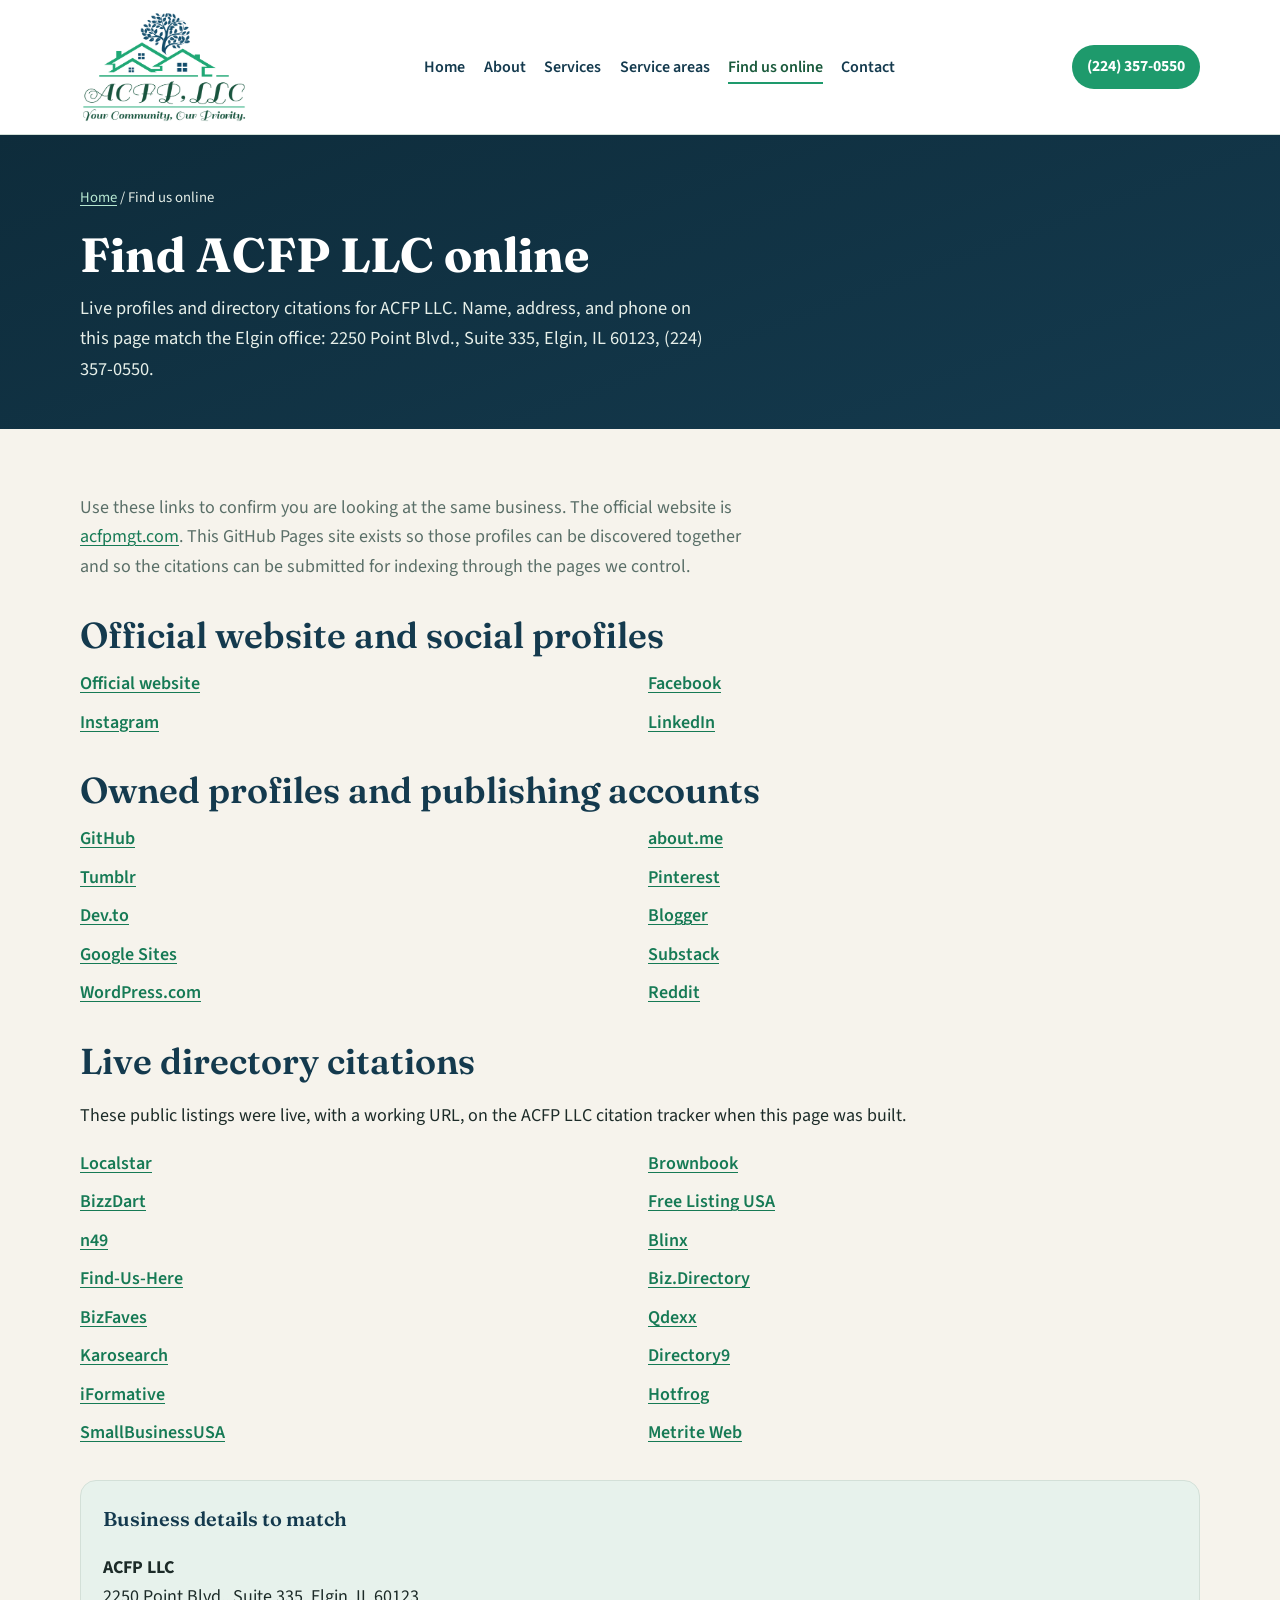
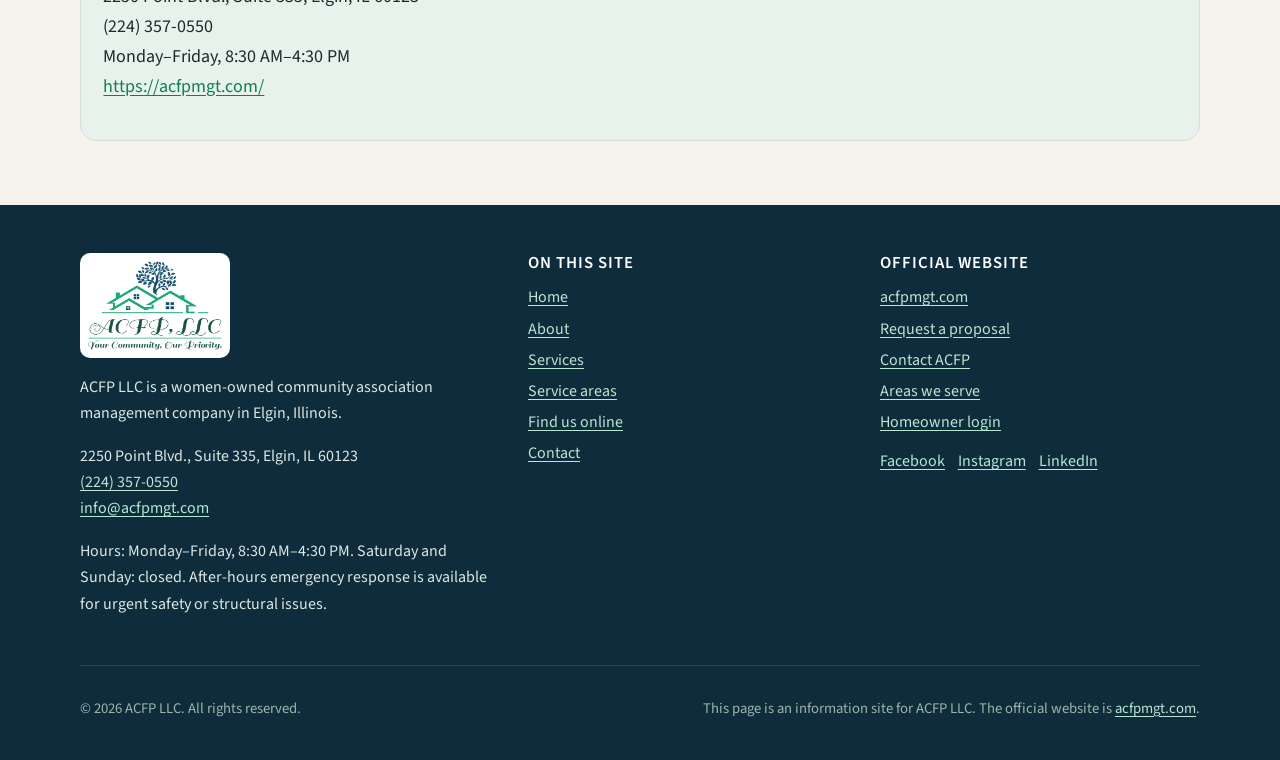
<file: find-us/index.html>
<!DOCTYPE html>
<html lang="en">
<head>
  <meta charset="utf-8">
  <meta name="viewport" content="width=device-width, initial-scale=1">
  <title>Find ACFP LLC Online | Citations and Profiles</title>
  <meta name="description" content="Official website, social profiles, and live directory listings for ACFP LLC in Elgin, Illinois, with consistent name, address, and phone information.">
  <link rel="canonical" href="https://acfpllc.github.io/find-us/">
  <meta name="robots" content="index, follow">
  <meta name="theme-color" content="#143A4E">
  <meta property="og:type" content="website">
  <meta property="og:site_name" content="ACFP LLC">
  <meta property="og:title" content="Find ACFP LLC Online | Citations and Profiles">
  <meta property="og:description" content="Official website, social profiles, and live directory listings for ACFP LLC in Elgin, Illinois, with consistent name, address, and phone information.">
  <meta property="og:url" content="https://acfpllc.github.io/find-us/">
  <meta property="og:image" content="https://acfpllc.github.io/assets/og-image.png">
  <meta property="og:image:alt" content="ACFP LLC logo and Elgin, Illinois office details">
  <meta property="og:locale" content="en_US">
  <meta name="twitter:card" content="summary_large_image">
  <meta name="twitter:title" content="Find ACFP LLC Online | Citations and Profiles">
  <meta name="twitter:description" content="Official website, social profiles, and live directory listings for ACFP LLC in Elgin, Illinois, with consistent name, address, and phone information.">
  <meta name="twitter:image" content="https://acfpllc.github.io/assets/og-image.png">
  <link rel="icon" type="image/png" href="/assets/favicon.png">
  <link rel="apple-touch-icon" href="/assets/favicon.png">
  <link rel="preconnect" href="https://fonts.googleapis.com">
  <link rel="preconnect" href="https://fonts.gstatic.com" crossorigin>
  <link href="https://fonts.googleapis.com/css2?family=Fraunces:opsz,wght@9..144,500;9..144,600;9..144,700&amp;family=Source+Sans+3:ital,wght@0,400;0,600;0,700;1,400&amp;display=swap" rel="stylesheet">
  <link rel="stylesheet" href="/assets/styles.css">
<script type="application/ld+json">
{
  "@context": "https://schema.org",
  "@graph": [
    {
      "@type": "ProfessionalService",
      "@id": "https://acfpllc.github.io/#business",
      "name": "ACFP LLC",
      "legalName": "ACFP LLC",
      "url": "https://acfpmgt.com/",
      "image": "https://acfpllc.github.io/assets/logo.png",
      "logo": "https://acfpllc.github.io/assets/logo.png",
      "email": "info@acfpmgt.com",
      "telephone": "+12243570550",
      "description": "ACFP LLC is a women-owned community association management company based in Elgin, Illinois. It manages homeowners associations, condominium associations, and townhome communities in Chicago and 13 suburbs across Cook, Kane, DuPage, Will, McHenry, and Lake counties, with remote management available in most U.S. states.",
      "slogan": "Your Community, Our Priority.",
      "address": {
        "@type": "PostalAddress",
        "streetAddress": "2250 Point Blvd., Suite 335",
        "addressLocality": "Elgin",
        "addressRegion": "IL",
        "postalCode": "60123",
        "addressCountry": "US"
      },
      "geo": {
        "@type": "GeoCoordinates",
        "latitude": 42.08229,
        "longitude": -88.33299
      },
      "hasMap": "https://www.google.com/maps/search/?api=1\u0026query=2250+Point+Blvd.,+Suite+335,+Elgin,+IL+60123",
      "openingHoursSpecification": {
        "@type": "OpeningHoursSpecification",
        "dayOfWeek": [
          "Monday",
          "Tuesday",
          "Wednesday",
          "Thursday",
          "Friday"
        ],
        "opens": "08:30",
        "closes": "16:30"
      },
      "areaServed": [
        {
          "@type": "City",
          "name": "Chicago",
          "sameAs": [
            "https://en.wikipedia.org/wiki/Chicago",
            "https://www.wikidata.org/wiki/Q1297",
            "https://www.google.com/search?kgmid=/m/01_d4"
          ]
        },
        {
          "@type": "City",
          "name": "Elgin, Illinois",
          "sameAs": [
            "https://en.wikipedia.org/wiki/Elgin,_Illinois",
            "https://www.wikidata.org/wiki/Q499887",
            "https://www.google.com/search?kgmid=/m/0s4sj"
          ]
        },
        {
          "@type": "City",
          "name": "Evanston, Illinois",
          "sameAs": [
            "https://en.wikipedia.org/wiki/Evanston,_Illinois",
            "https://www.wikidata.org/wiki/Q462799",
            "https://www.google.com/search?kgmid=/m/0psxp"
          ]
        },
        {
          "@type": "City",
          "name": "Schaumburg, Illinois",
          "sameAs": [
            "https://en.wikipedia.org/wiki/Schaumburg,_Illinois",
            "https://www.wikidata.org/wiki/Q988162",
            "https://www.google.com/search?kgmid=/m/0s5md"
          ]
        },
        {
          "@type": "City",
          "name": "Arlington Heights, Illinois",
          "sameAs": [
            "https://en.wikipedia.org/wiki/Arlington_Heights,_Illinois",
            "https://www.wikidata.org/wiki/Q997132",
            "https://www.google.com/search?kgmid=/m/0s4fg"
          ]
        },
        {
          "@type": "City",
          "name": "Aurora, Illinois",
          "sameAs": [
            "https://en.wikipedia.org/wiki/Aurora,_Illinois",
            "https://www.wikidata.org/wiki/Q22595",
            "https://www.google.com/search?kgmid=/m/0s69k"
          ]
        },
        {
          "@type": "City",
          "name": "St. Charles, Illinois",
          "sameAs": [
            "https://en.wikipedia.org/wiki/St._Charles,_Illinois",
            "https://www.wikidata.org/wiki/Q578481",
            "https://www.google.com/search?kgmid=/m/0133t5"
          ]
        },
        {
          "@type": "City",
          "name": "Naperville, Illinois",
          "sameAs": [
            "https://en.wikipedia.org/wiki/Naperville,_Illinois",
            "https://www.wikidata.org/wiki/Q243007",
            "https://www.google.com/search?kgmid=/m/0s6g4"
          ]
        },
        {
          "@type": "City",
          "name": "Wheaton, Illinois",
          "sameAs": [
            "https://en.wikipedia.org/wiki/Wheaton,_Illinois",
            "https://www.wikidata.org/wiki/Q575315",
            "https://www.google.com/search?kgmid=/m/0s6jm"
          ]
        },
        {
          "@type": "City",
          "name": "Downers Grove, Illinois",
          "sameAs": [
            "https://en.wikipedia.org/wiki/Downers_Grove,_Illinois",
            "https://www.wikidata.org/wiki/Q1007011",
            "https://www.google.com/search?kgmid=/m/01_7t8k"
          ]
        },
        {
          "@type": "City",
          "name": "Joliet, Illinois",
          "sameAs": [
            "https://en.wikipedia.org/wiki/Joliet,_Illinois",
            "https://www.wikidata.org/wiki/Q40345",
            "https://www.google.com/search?kgmid=/m/0s9b_"
          ]
        },
        {
          "@type": "City",
          "name": "Plainfield, Illinois",
          "sameAs": [
            "https://en.wikipedia.org/wiki/Plainfield,_Illinois",
            "https://www.wikidata.org/wiki/Q1012017",
            "https://www.google.com/search?kgmid=/m/0sjdw"
          ]
        },
        {
          "@type": "City",
          "name": "Crystal Lake, Illinois",
          "sameAs": [
            "https://en.wikipedia.org/wiki/Crystal_Lake,_Illinois",
            "https://www.wikidata.org/wiki/Q577478",
            "https://www.google.com/search?kgmid=/m/0sc_x"
          ]
        },
        {
          "@type": "City",
          "name": "Waukegan, Illinois",
          "sameAs": [
            "https://en.wikipedia.org/wiki/Waukegan,_Illinois",
            "https://www.wikidata.org/wiki/Q578289",
            "https://www.google.com/search?kgmid=/m/0sbbq"
          ]
        },
        {
          "@type": "AdministrativeArea",
          "name": "Cook County, Illinois",
          "sameAs": [
            "https://en.wikipedia.org/wiki/Cook_County,_Illinois",
            "https://www.wikidata.org/wiki/Q108418",
            "https://www.google.com/search?kgmid=/m/0nvt9"
          ]
        },
        {
          "@type": "AdministrativeArea",
          "name": "Kane County, Illinois",
          "sameAs": [
            "https://en.wikipedia.org/wiki/Kane_County,_Illinois",
            "https://www.wikidata.org/wiki/Q486112",
            "https://www.google.com/search?kgmid=/m/0nvg4"
          ]
        },
        {
          "@type": "AdministrativeArea",
          "name": "DuPage County, Illinois",
          "sameAs": [
            "https://en.wikipedia.org/wiki/DuPage_County,_Illinois",
            "https://www.wikidata.org/wiki/Q109626",
            "https://www.google.com/search?kgmid=/m/0nvrd"
          ]
        },
        {
          "@type": "AdministrativeArea",
          "name": "Will County, Illinois",
          "sameAs": [
            "https://en.wikipedia.org/wiki/Will_County,_Illinois",
            "https://www.wikidata.org/wiki/Q483942",
            "https://www.google.com/search?kgmid=/m/0l3kx"
          ]
        },
        {
          "@type": "AdministrativeArea",
          "name": "McHenry County, Illinois",
          "sameAs": [
            "https://en.wikipedia.org/wiki/McHenry_County,_Illinois",
            "https://www.wikidata.org/wiki/Q487403",
            "https://www.google.com/search?kgmid=/m/0nv6n"
          ]
        },
        {
          "@type": "AdministrativeArea",
          "name": "Lake County, Illinois",
          "sameAs": [
            "https://en.wikipedia.org/wiki/Lake_County,_Illinois",
            "https://www.wikidata.org/wiki/Q484263",
            "https://www.google.com/search?kgmid=/m/0nvd8"
          ]
        },
        {
          "@type": "AdministrativeArea",
          "name": "Kendall County, Illinois",
          "sameAs": [
            "https://en.wikipedia.org/wiki/Kendall_County,_Illinois",
            "https://www.wikidata.org/wiki/Q112512",
            "https://www.google.com/search?kgmid=/m/0nvfd"
          ]
        },
        {
          "@type": "State",
          "name": "Illinois",
          "sameAs": [
            "https://en.wikipedia.org/wiki/Illinois",
            "https://www.wikidata.org/wiki/Q1204",
            "https://www.google.com/search?kgmid=/m/03v0t"
          ]
        },
        {
          "@type": "Country",
          "name": "United States"
        }
      ],
      "sameAs": [
        "https://acfpmgt.com/",
        "https://www.facebook.com/acfpmgt/",
        "https://www.instagram.com/acfpmgt/",
        "https://www.linkedin.com/company/acfp-llc",
        "https://github.com/acfpllc",
        "https://about.me/acfpllc",
        "https://www.tumblr.com/acfpllc",
        "https://www.pinterest.com/acfpllc/",
        "https://dev.to/acfpmgt",
        "https://acfpmgt.blogspot.com/",
        "https://sites.google.com/view/acfpmgt",
        "https://acfpmgt.substack.com/",
        "https://acfpmgt.wordpress.com",
        "https://www.reddit.com/user/ACFP_LLC/",
        "https://www.localstar.org/acfp-llc",
        "https://www.brownbook.net/business/56101312/acfp-llc",
        "https://bizzdart.com/listing/acfp-llc-hoa-community-association-management/",
        "https://www.freelistingusa.com/listings/acfp-llc",
        "https://www.n49.com/biz/7522853/acfp-llc-illinois-elgin-2250-point-blvd/",
        "https://www.blinx.biz/acfp-llc",
        "https://www.find-us-here.com/businesses/ACFP-LLC-Elgin-Illinois-USA/34655810/",
        "https://biz.directory/listing/acfp-llc/",
        "https://bizfaves.com/listing/acfp-llc",
        "https://www.qdexx.com/US/IL/Elgin/Real%20Estate/US-IL-Elgin-Real-Estate-ACFP-LLC",
        "https://www.karosearch.com/business/acfp-llc-092795.html",
        "https://directory9.net/listing/acfp-llc.html",
        "https://www.iformative.com/product/acfp-llc-p3194846.html",
        "https://www.hotfrog.com/company/AaHllATxcZCN-8JIPsG_mQ/acfp-llc/elgin/real-estate-services",
        "https://smallbusinessusa.com/listing/acfp-llc.html",
        "https://metriteweb.com/listing/acfp-llc/"
      ],
      "knowsAbout": [
        {
          "@type": "Thing",
          "name": "homeowners association",
          "sameAs": [
            "https://en.wikipedia.org/wiki/Homeowner_association",
            "https://www.wikidata.org/wiki/Q706636",
            "https://www.google.com/search?kgmid=/m/01pmzd"
          ]
        },
        {
          "@type": "Thing",
          "name": "condominium",
          "sameAs": [
            "https://en.wikipedia.org/wiki/Condominium",
            "https://www.wikidata.org/wiki/Q161851",
            "https://www.google.com/search?kgmid=/m/020ys5"
          ]
        },
        {
          "@type": "Thing",
          "name": "property management",
          "sameAs": [
            "https://en.wikipedia.org/wiki/Property_management",
            "https://www.wikidata.org/wiki/Q1618728",
            "https://www.google.com/search?kgmid=/g/12203lvh"
          ]
        }
      ],
      "hasOfferCatalog": {
        "@type": "OfferCatalog",
        "name": "Community association management services",
        "itemListElement": [
          {
            "@type": "Offer",
            "itemOffered": {
              "@type": "Service",
              "name": "Accounts receivable",
              "url": "https://acfpmgt.com/accounts-receivable-management/",
              "serviceType": "Accounts receivable",
              "provider": {
                "@id": "https://acfpllc.github.io/#business"
              }
            }
          },
          {
            "@type": "Offer",
            "itemOffered": {
              "@type": "Service",
              "name": "Accounts payable",
              "url": "https://acfpmgt.com/accounts-payable-management/",
              "serviceType": "Accounts payable",
              "provider": {
                "@id": "https://acfpllc.github.io/#business"
              }
            }
          },
          {
            "@type": "Offer",
            "itemOffered": {
              "@type": "Service",
              "name": "Physical property services",
              "url": "https://acfpmgt.com/physical-property-services/",
              "serviceType": "Physical property services",
              "provider": {
                "@id": "https://acfpllc.github.io/#business"
              }
            }
          },
          {
            "@type": "Offer",
            "itemOffered": {
              "@type": "Service",
              "name": "Administration",
              "url": "https://acfpmgt.com/hoa-administration-services/",
              "serviceType": "Administration",
              "provider": {
                "@id": "https://acfpllc.github.io/#business"
              }
            }
          },
          {
            "@type": "Offer",
            "itemOffered": {
              "@type": "Service",
              "name": "Architectural review",
              "url": "https://acfpmgt.com/architectural-review-services/",
              "serviceType": "Architectural review",
              "provider": {
                "@id": "https://acfpllc.github.io/#business"
              }
            }
          },
          {
            "@type": "Offer",
            "itemOffered": {
              "@type": "Service",
              "name": "Customer service",
              "url": "https://acfpmgt.com/hoa-customer-service/",
              "serviceType": "Customer service",
              "provider": {
                "@id": "https://acfpllc.github.io/#business"
              }
            }
          },
          {
            "@type": "Offer",
            "itemOffered": {
              "@type": "Service",
              "name": "Board support",
              "url": "https://acfpmgt.com/hoa-support-service/",
              "serviceType": "Board support",
              "provider": {
                "@id": "https://acfpllc.github.io/#business"
              }
            }
          },
          {
            "@type": "Offer",
            "itemOffered": {
              "@type": "Service",
              "name": "Resale and refinance documents",
              "url": "https://acfpmgt.com/resale-and-refinance-services/",
              "serviceType": "Resale and refinance documents",
              "provider": {
                "@id": "https://acfpllc.github.io/#business"
              }
            }
          }
        ]
      },
      "contactPoint": [
        {
          "@type": "ContactPoint",
          "contactType": "customer service",
          "telephone": "+12243570550",
          "email": "info@acfpmgt.com",
          "hoursAvailable": {
            "@type": "OpeningHoursSpecification",
            "dayOfWeek": [
              "Monday",
              "Tuesday",
              "Wednesday",
              "Thursday",
              "Friday"
            ],
            "opens": "08:30",
            "closes": "16:30"
          },
          "areaServed": "US",
          "availableLanguage": "English"
        },
        {
          "@type": "ContactPoint",
          "contactType": "emergency",
          "telephone": "+12243570550",
          "description": "24-hour after-hours emergency response for urgent property issues that affect safety or building structure."
        }
      ]
    },
    {
      "@type": "WebSite",
      "@id": "https://acfpllc.github.io/#website",
      "url": "https://acfpllc.github.io/",
      "name": "ACFP LLC",
      "description": "Information site for ACFP LLC, a community association management company in Elgin, Illinois.",
      "publisher": {
        "@id": "https://acfpllc.github.io/#business"
      },
      "inLanguage": "en-US"
    },
    {
      "@type": "WebPage",
      "@id": "https://acfpllc.github.io/find-us/#webpage",
      "url": "https://acfpllc.github.io/find-us/",
      "name": "Find ACFP LLC Online | Citations and Profiles",
      "description": "Official website, social profiles, and live directory listings for ACFP LLC in Elgin, Illinois, with consistent name, address, and phone information.",
      "isPartOf": {
        "@id": "https://acfpllc.github.io/#website"
      },
      "about": {
        "@id": "https://acfpllc.github.io/#business"
      },
      "inLanguage": "en-US",
      "primaryImageOfPage": "https://acfpllc.github.io/assets/og-image.png"
    },
    {
      "@type": "BreadcrumbList",
      "itemListElement": [
        {
          "@type": "ListItem",
          "position": 1,
          "name": "Home",
          "item": "https://acfpllc.github.io/"
        },
        {
          "@type": "ListItem",
          "position": 2,
          "name": "Find us online",
          "item": "https://acfpllc.github.io/find-us/"
        }
      ]
    }
  ]
}
</script>
</head>
<body>
  <a class="skip-link" href="#main">Skip to content</a>
  <header class="site-header">
    <div class="wrap header-inner">
      <a class="logo-link" href="/">
        <img src="/assets/logo.png" width="168" height="113" alt="ACFP LLC logo: two houses and a tree, with the tagline Your Community, Our Priority.">
      </a>
      <input type="checkbox" id="nav-toggle" class="nav-toggle" autocomplete="off">
      <label class="nav-toggle-label" for="nav-toggle">Menu</label>
      <nav class="site-nav" aria-label="Primary">
        <ul>
          <li><a href="/">Home</a></li>
          <li><a href="/about/">About</a></li>
          <li><a href="/services/">Services</a></li>
          <li><a href="/service-areas/">Service areas</a></li>
          <li><a href="/find-us/" aria-current="page">Find us online</a></li>
          <li><a href="/contact/">Contact</a></li>
        </ul>
      </nav>
      <a class="header-phone" href="tel:+12243570550">(224) 357-0550</a>
    </div>
  </header>
  <header class="page-hero">
    <div class="wrap">
      <nav class="crumbs" aria-label="Breadcrumb"><a href="/">Home</a> <span>/</span> <span>Find us online</span></nav>
      <h1>Find ACFP LLC online</h1>
      <p>Live profiles and directory citations for ACFP LLC. Name, address, and phone on this page match the Elgin office: 2250 Point Blvd., Suite 335, Elgin, IL 60123, (224) 357-0550.</p>
    </div>
  </header>

  <main id="main">
    <section>
      <div class="wrap">
        <p class="section-intro">Use these links to confirm you are looking at the same business. The official website is <a href="https://acfpmgt.com/">acfpmgt.com</a>. This GitHub Pages site exists so those profiles can be discovered together and so the citations can be submitted for indexing through the pages we control.</p>
        <div class="profile-group">
          <h2>Official website and social profiles</h2>
          <ul class="link-grid">
          <li><a href="https://acfpmgt.com/">Official website</a></li>
          <li><a href="https://www.facebook.com/acfpmgt/">Facebook</a></li>
          <li><a href="https://www.instagram.com/acfpmgt/">Instagram</a></li>
          <li><a href="https://www.linkedin.com/company/acfp-llc">LinkedIn</a></li>
          </ul>
        </div>
        <div class="profile-group">
          <h2>Owned profiles and publishing accounts</h2>
          <ul class="link-grid">
          <li><a href="https://github.com/acfpllc">GitHub</a></li>
          <li><a href="https://about.me/acfpllc">about.me</a></li>
          <li><a href="https://www.tumblr.com/acfpllc">Tumblr</a></li>
          <li><a href="https://www.pinterest.com/acfpllc/">Pinterest</a></li>
          <li><a href="https://dev.to/acfpmgt">Dev.to</a></li>
          <li><a href="https://acfpmgt.blogspot.com/">Blogger</a></li>
          <li><a href="https://sites.google.com/view/acfpmgt">Google Sites</a></li>
          <li><a href="https://acfpmgt.substack.com/">Substack</a></li>
          <li><a href="https://acfpmgt.wordpress.com">WordPress.com</a></li>
          <li><a href="https://www.reddit.com/user/ACFP_LLC/">Reddit</a></li>
          </ul>
        </div>
        <div class="profile-group">
          <h2>Live directory citations</h2>
          <p>These public listings were live, with a working URL, on the ACFP LLC citation tracker when this page was built.</p>
          <ul class="link-grid">
          <li><a href="https://www.localstar.org/acfp-llc">Localstar</a></li>
          <li><a href="https://www.brownbook.net/business/56101312/acfp-llc">Brownbook</a></li>
          <li><a href="https://bizzdart.com/listing/acfp-llc-hoa-community-association-management/">BizzDart</a></li>
          <li><a href="https://www.freelistingusa.com/listings/acfp-llc">Free Listing USA</a></li>
          <li><a href="https://www.n49.com/biz/7522853/acfp-llc-illinois-elgin-2250-point-blvd/">n49</a></li>
          <li><a href="https://www.blinx.biz/acfp-llc">Blinx</a></li>
          <li><a href="https://www.find-us-here.com/businesses/ACFP-LLC-Elgin-Illinois-USA/34655810/">Find-Us-Here</a></li>
          <li><a href="https://biz.directory/listing/acfp-llc/">Biz.Directory</a></li>
          <li><a href="https://bizfaves.com/listing/acfp-llc">BizFaves</a></li>
          <li><a href="https://www.qdexx.com/US/IL/Elgin/Real%20Estate/US-IL-Elgin-Real-Estate-ACFP-LLC">Qdexx</a></li>
          <li><a href="https://www.karosearch.com/business/acfp-llc-092795.html">Karosearch</a></li>
          <li><a href="https://directory9.net/listing/acfp-llc.html">Directory9</a></li>
          <li><a href="https://www.iformative.com/product/acfp-llc-p3194846.html">iFormative</a></li>
          <li><a href="https://www.hotfrog.com/company/AaHllATxcZCN-8JIPsG_mQ/acfp-llc/elgin/real-estate-services">Hotfrog</a></li>
          <li><a href="https://smallbusinessusa.com/listing/acfp-llc.html">SmallBusinessUSA</a></li>
          <li><a href="https://metriteweb.com/listing/acfp-llc/">Metrite Web</a></li>
          </ul>
        </div>
        <div class="note">
          <h3>Business details to match</h3>
          <p><strong>ACFP LLC</strong><br>
          2250 Point Blvd., Suite 335, Elgin, IL 60123<br>
          (224) 357-0550<br>
          Monday–Friday, 8:30 AM–4:30 PM<br>
          <a href="https://acfpmgt.com/">https://acfpmgt.com/</a></p>
        </div>
      </div>
    </section>
  </main>
  <footer class="site-footer">
    <div class="wrap footer-grid">
      <div>
        <a class="logo-link" href="/">
          <img src="/assets/logo.png" width="150" height="101" alt="ACFP LLC logo">
        </a>
        <p>ACFP LLC is a women-owned community association management company in Elgin, Illinois.</p>
        <address>
          2250 Point Blvd., Suite 335, Elgin, IL 60123<br>
          <a href="tel:+12243570550">(224) 357-0550</a><br>
          <a href="mailto:info@acfpmgt.com">info@acfpmgt.com</a>
        </address>
        <p>Hours: Monday–Friday, 8:30 AM–4:30 PM. Saturday and Sunday: closed. After-hours emergency response is available for urgent safety or structural issues.</p>
      </div>
      <div>
        <h2>On this site</h2>
        <ul>
          <li><a href="/">Home</a></li>
          <li><a href="/about/">About</a></li>
          <li><a href="/services/">Services</a></li>
          <li><a href="/service-areas/">Service areas</a></li>
          <li><a href="/find-us/">Find us online</a></li>
          <li><a href="/contact/">Contact</a></li>
        </ul>
      </div>
      <div>
        <h2>Official website</h2>
        <ul>
          <li><a href="https://acfpmgt.com/">acfpmgt.com</a></li>
          <li><a href="https://acfpmgt.com/request-a-proposal/">Request a proposal</a></li>
          <li><a href="https://acfpmgt.com/contact-us/">Contact ACFP</a></li>
          <li><a href="https://acfpmgt.com/areas-we-serve/">Areas we serve</a></li>
          <li><a href="https://home.acfpmgt.com/">Homeowner login</a></li>
        </ul>
        <div class="socials">
          <a href="https://www.facebook.com/acfpmgt/">Facebook</a>
          <a href="https://www.instagram.com/acfpmgt/">Instagram</a>
          <a href="https://www.linkedin.com/company/acfp-llc">LinkedIn</a>
        </div>
      </div>
    </div>
    <div class="wrap footer-bottom">
      <p>&copy; 2026 ACFP LLC. All rights reserved.</p>
      <p>This page is an information site for ACFP LLC. The official website is <a href="https://acfpmgt.com/">acfpmgt.com</a>.</p>
    </div>
  </footer>
</body>
</html>
</file>
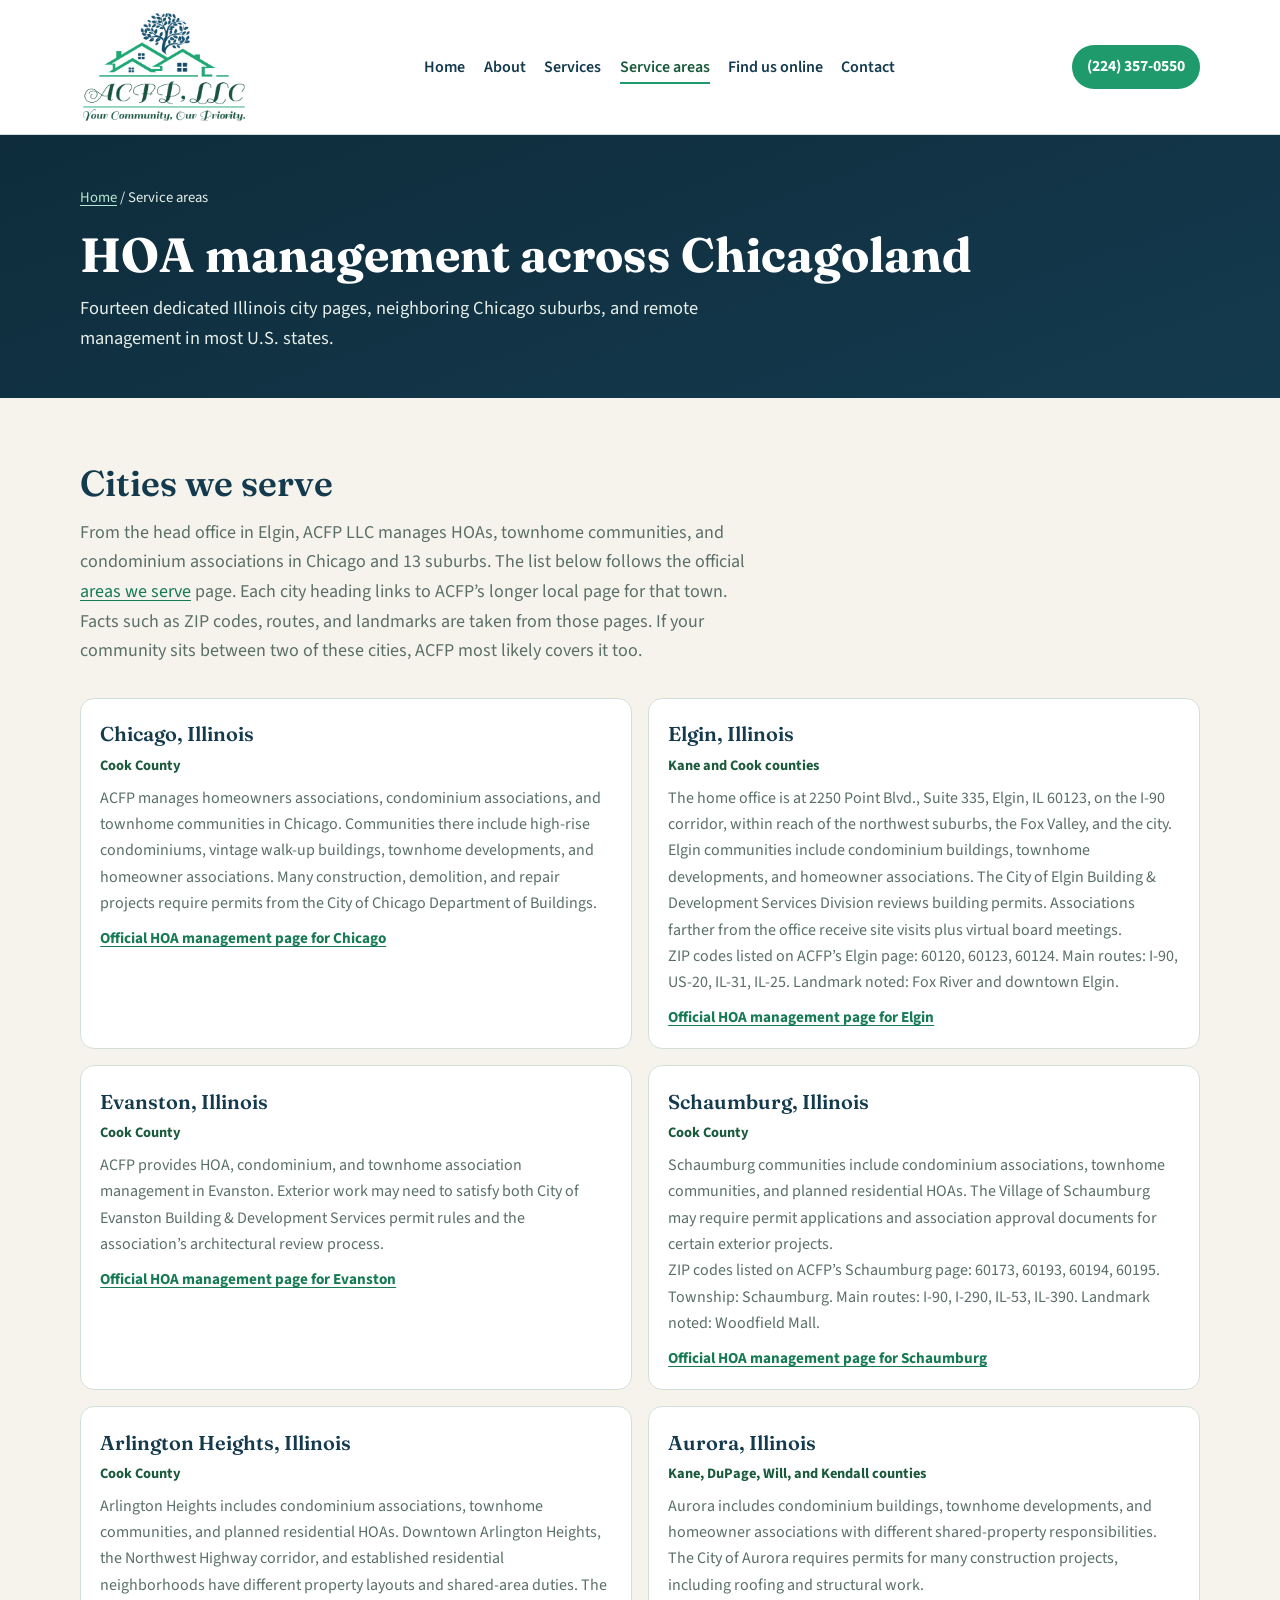
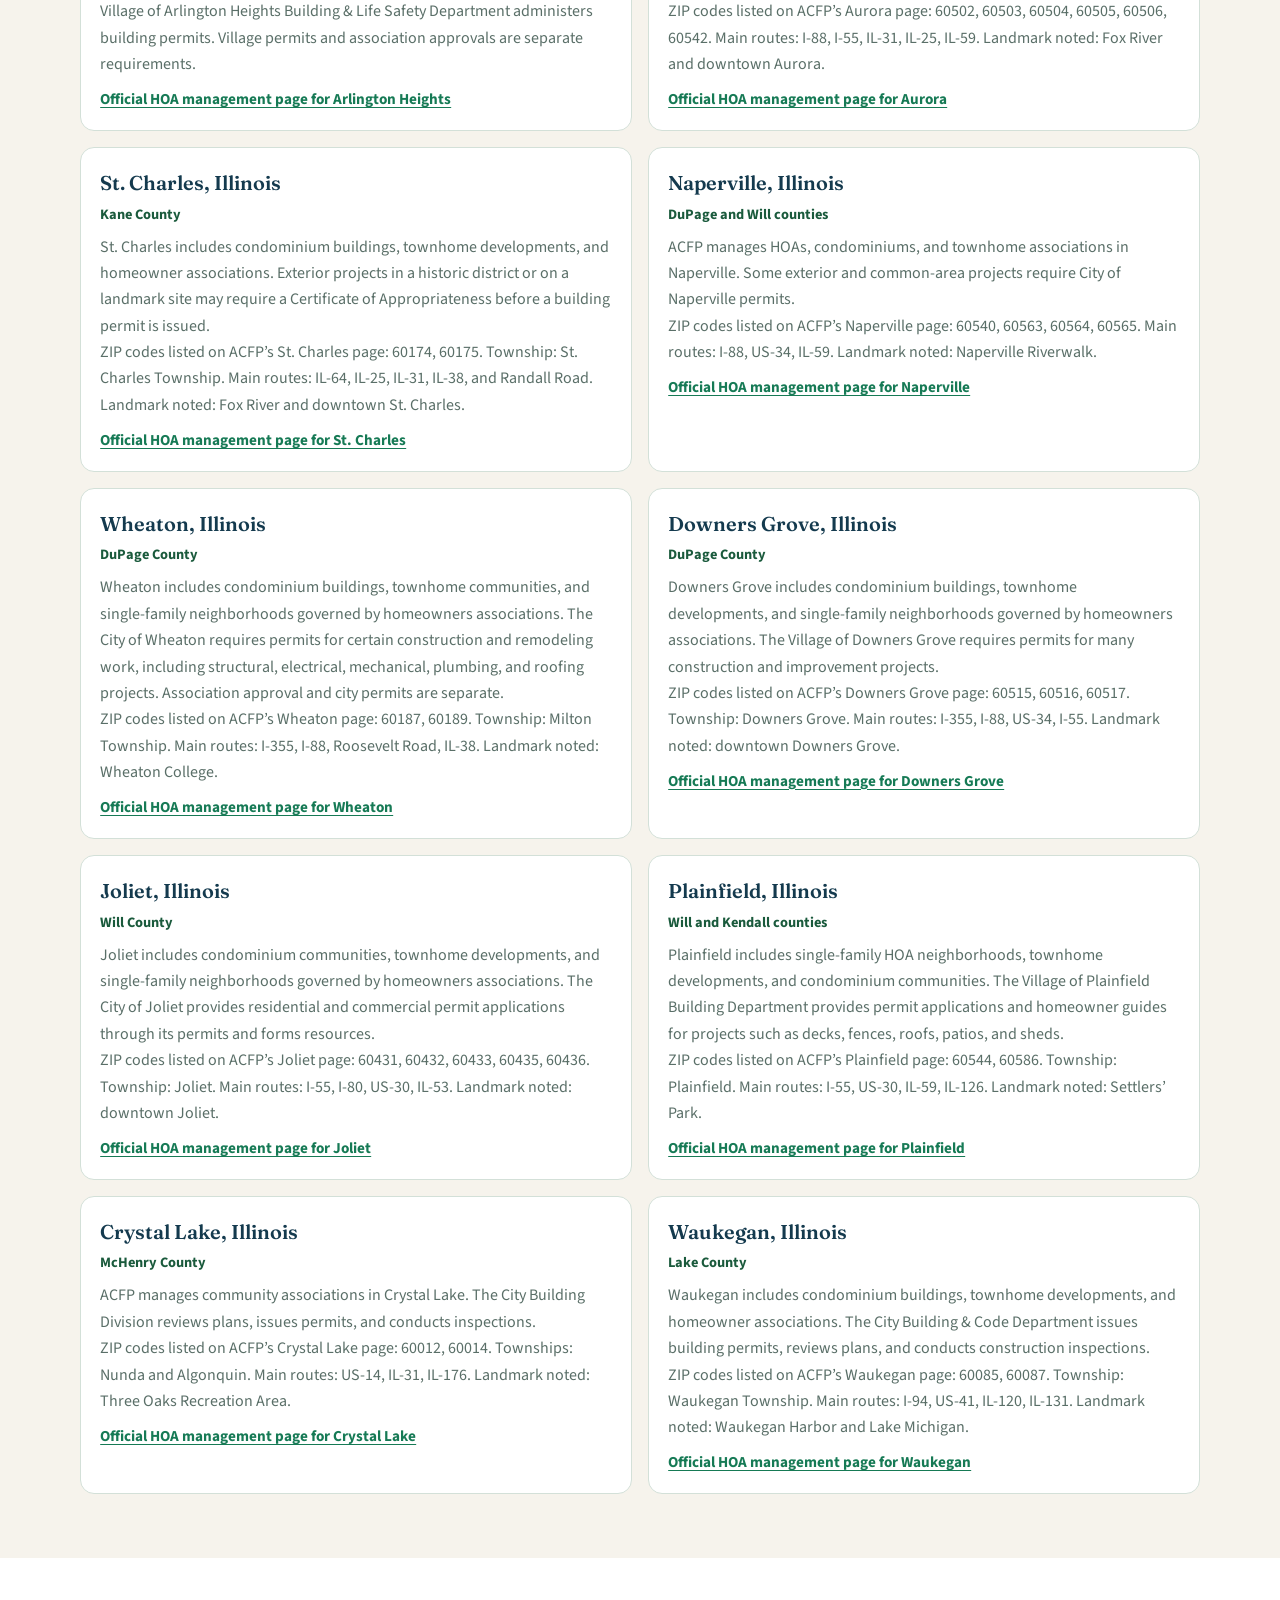
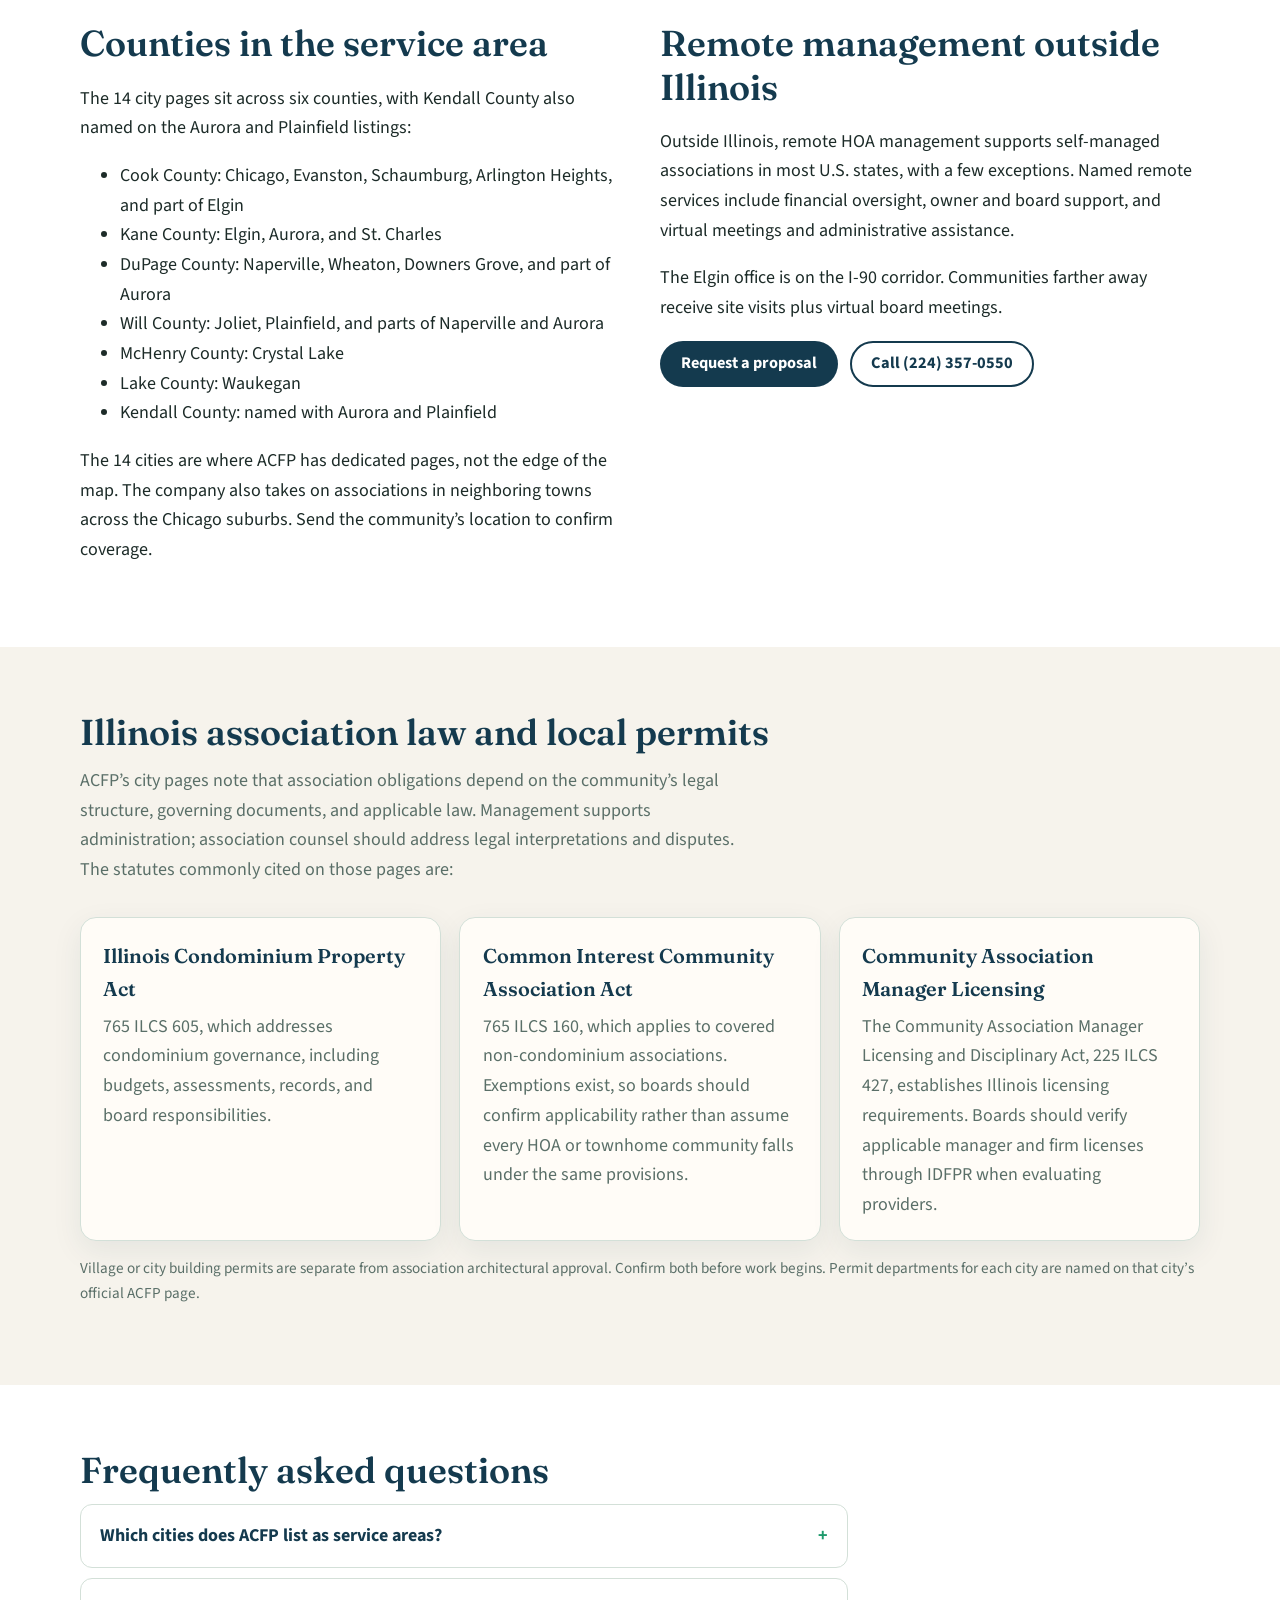
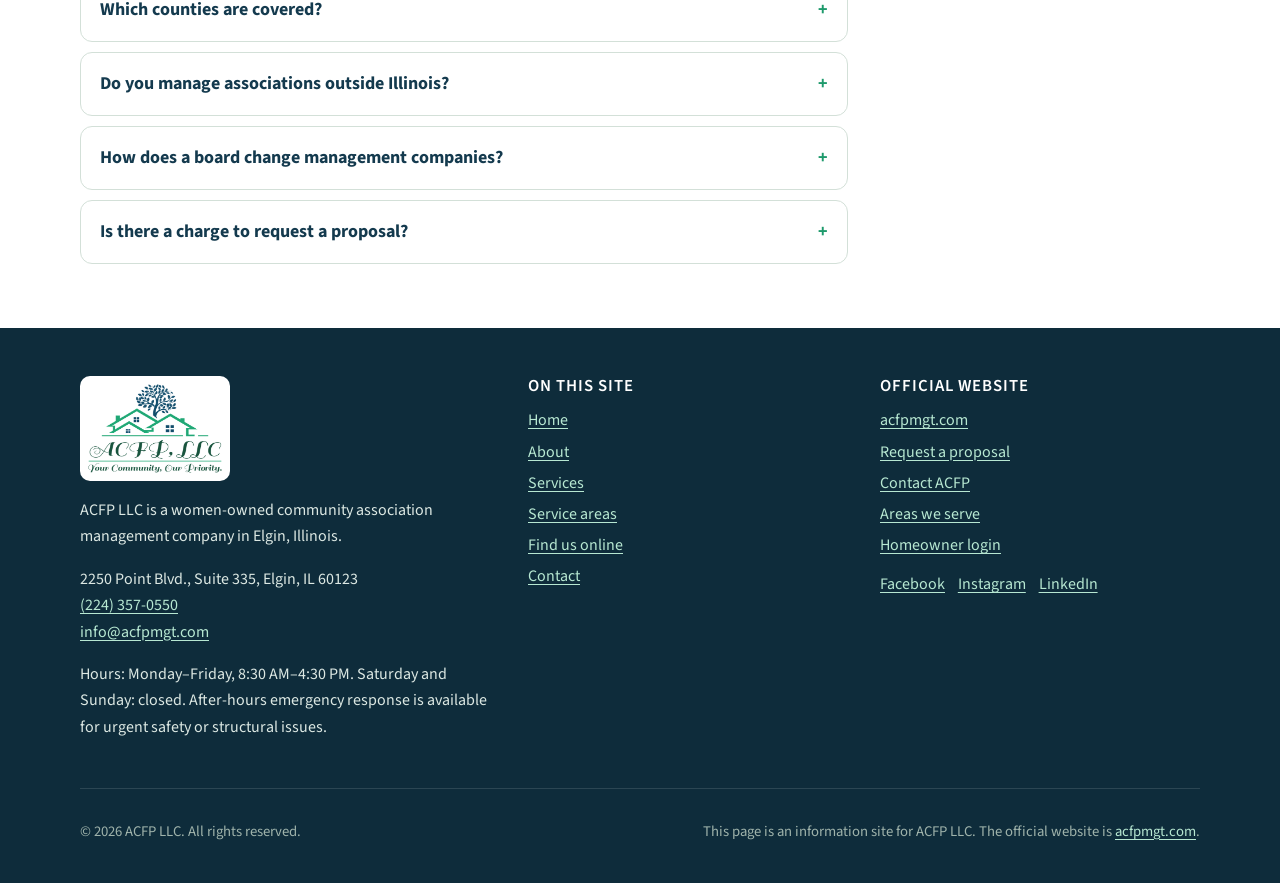
<file: service-areas/index.html>
<!DOCTYPE html>
<html lang="en">
<head>
  <meta charset="utf-8">
  <meta name="viewport" content="width=device-width, initial-scale=1">
  <title>HOA Management in 14 Chicagoland Cities | ACFP LLC</title>
  <meta name="description" content="ACFP LLC manages HOAs and condos in Chicago, Elgin, Naperville, Aurora, Schaumburg, Joliet, and eight more suburbs, plus remote U.S. support.">
  <link rel="canonical" href="https://acfpllc.github.io/service-areas/">
  <meta name="robots" content="index, follow">
  <meta name="theme-color" content="#143A4E">
  <meta property="og:type" content="website">
  <meta property="og:site_name" content="ACFP LLC">
  <meta property="og:title" content="HOA Management in 14 Chicagoland Cities | ACFP LLC">
  <meta property="og:description" content="ACFP LLC manages HOAs and condos in Chicago, Elgin, Naperville, Aurora, Schaumburg, Joliet, and eight more suburbs, plus remote U.S. support.">
  <meta property="og:url" content="https://acfpllc.github.io/service-areas/">
  <meta property="og:image" content="https://acfpllc.github.io/assets/og-image.png">
  <meta property="og:image:alt" content="ACFP LLC logo and Elgin, Illinois office details">
  <meta property="og:locale" content="en_US">
  <meta name="twitter:card" content="summary_large_image">
  <meta name="twitter:title" content="HOA Management in 14 Chicagoland Cities | ACFP LLC">
  <meta name="twitter:description" content="ACFP LLC manages HOAs and condos in Chicago, Elgin, Naperville, Aurora, Schaumburg, Joliet, and eight more suburbs, plus remote U.S. support.">
  <meta name="twitter:image" content="https://acfpllc.github.io/assets/og-image.png">
  <link rel="icon" type="image/png" href="/assets/favicon.png">
  <link rel="apple-touch-icon" href="/assets/favicon.png">
  <link rel="preconnect" href="https://fonts.googleapis.com">
  <link rel="preconnect" href="https://fonts.gstatic.com" crossorigin>
  <link href="https://fonts.googleapis.com/css2?family=Fraunces:opsz,wght@9..144,500;9..144,600;9..144,700&amp;family=Source+Sans+3:ital,wght@0,400;0,600;0,700;1,400&amp;display=swap" rel="stylesheet">
  <link rel="stylesheet" href="/assets/styles.css">
<script type="application/ld+json">
{
  "@context": "https://schema.org",
  "@graph": [
    {
      "@type": "ProfessionalService",
      "@id": "https://acfpllc.github.io/#business",
      "name": "ACFP LLC",
      "legalName": "ACFP LLC",
      "url": "https://acfpmgt.com/",
      "image": "https://acfpllc.github.io/assets/logo.png",
      "logo": "https://acfpllc.github.io/assets/logo.png",
      "email": "info@acfpmgt.com",
      "telephone": "+12243570550",
      "description": "ACFP LLC is a women-owned community association management company based in Elgin, Illinois. It manages homeowners associations, condominium associations, and townhome communities in Chicago and 13 suburbs across Cook, Kane, DuPage, Will, McHenry, and Lake counties, with remote management available in most U.S. states.",
      "slogan": "Your Community, Our Priority.",
      "address": {
        "@type": "PostalAddress",
        "streetAddress": "2250 Point Blvd., Suite 335",
        "addressLocality": "Elgin",
        "addressRegion": "IL",
        "postalCode": "60123",
        "addressCountry": "US"
      },
      "geo": {
        "@type": "GeoCoordinates",
        "latitude": 42.08229,
        "longitude": -88.33299
      },
      "hasMap": "https://www.google.com/maps/search/?api=1\u0026query=2250+Point+Blvd.,+Suite+335,+Elgin,+IL+60123",
      "openingHoursSpecification": {
        "@type": "OpeningHoursSpecification",
        "dayOfWeek": [
          "Monday",
          "Tuesday",
          "Wednesday",
          "Thursday",
          "Friday"
        ],
        "opens": "08:30",
        "closes": "16:30"
      },
      "areaServed": [
        {
          "@type": "City",
          "name": "Chicago",
          "sameAs": [
            "https://en.wikipedia.org/wiki/Chicago",
            "https://www.wikidata.org/wiki/Q1297",
            "https://www.google.com/search?kgmid=/m/01_d4"
          ]
        },
        {
          "@type": "City",
          "name": "Elgin, Illinois",
          "sameAs": [
            "https://en.wikipedia.org/wiki/Elgin,_Illinois",
            "https://www.wikidata.org/wiki/Q499887",
            "https://www.google.com/search?kgmid=/m/0s4sj"
          ]
        },
        {
          "@type": "City",
          "name": "Evanston, Illinois",
          "sameAs": [
            "https://en.wikipedia.org/wiki/Evanston,_Illinois",
            "https://www.wikidata.org/wiki/Q462799",
            "https://www.google.com/search?kgmid=/m/0psxp"
          ]
        },
        {
          "@type": "City",
          "name": "Schaumburg, Illinois",
          "sameAs": [
            "https://en.wikipedia.org/wiki/Schaumburg,_Illinois",
            "https://www.wikidata.org/wiki/Q988162",
            "https://www.google.com/search?kgmid=/m/0s5md"
          ]
        },
        {
          "@type": "City",
          "name": "Arlington Heights, Illinois",
          "sameAs": [
            "https://en.wikipedia.org/wiki/Arlington_Heights,_Illinois",
            "https://www.wikidata.org/wiki/Q997132",
            "https://www.google.com/search?kgmid=/m/0s4fg"
          ]
        },
        {
          "@type": "City",
          "name": "Aurora, Illinois",
          "sameAs": [
            "https://en.wikipedia.org/wiki/Aurora,_Illinois",
            "https://www.wikidata.org/wiki/Q22595",
            "https://www.google.com/search?kgmid=/m/0s69k"
          ]
        },
        {
          "@type": "City",
          "name": "St. Charles, Illinois",
          "sameAs": [
            "https://en.wikipedia.org/wiki/St._Charles,_Illinois",
            "https://www.wikidata.org/wiki/Q578481",
            "https://www.google.com/search?kgmid=/m/0133t5"
          ]
        },
        {
          "@type": "City",
          "name": "Naperville, Illinois",
          "sameAs": [
            "https://en.wikipedia.org/wiki/Naperville,_Illinois",
            "https://www.wikidata.org/wiki/Q243007",
            "https://www.google.com/search?kgmid=/m/0s6g4"
          ]
        },
        {
          "@type": "City",
          "name": "Wheaton, Illinois",
          "sameAs": [
            "https://en.wikipedia.org/wiki/Wheaton,_Illinois",
            "https://www.wikidata.org/wiki/Q575315",
            "https://www.google.com/search?kgmid=/m/0s6jm"
          ]
        },
        {
          "@type": "City",
          "name": "Downers Grove, Illinois",
          "sameAs": [
            "https://en.wikipedia.org/wiki/Downers_Grove,_Illinois",
            "https://www.wikidata.org/wiki/Q1007011",
            "https://www.google.com/search?kgmid=/m/01_7t8k"
          ]
        },
        {
          "@type": "City",
          "name": "Joliet, Illinois",
          "sameAs": [
            "https://en.wikipedia.org/wiki/Joliet,_Illinois",
            "https://www.wikidata.org/wiki/Q40345",
            "https://www.google.com/search?kgmid=/m/0s9b_"
          ]
        },
        {
          "@type": "City",
          "name": "Plainfield, Illinois",
          "sameAs": [
            "https://en.wikipedia.org/wiki/Plainfield,_Illinois",
            "https://www.wikidata.org/wiki/Q1012017",
            "https://www.google.com/search?kgmid=/m/0sjdw"
          ]
        },
        {
          "@type": "City",
          "name": "Crystal Lake, Illinois",
          "sameAs": [
            "https://en.wikipedia.org/wiki/Crystal_Lake,_Illinois",
            "https://www.wikidata.org/wiki/Q577478",
            "https://www.google.com/search?kgmid=/m/0sc_x"
          ]
        },
        {
          "@type": "City",
          "name": "Waukegan, Illinois",
          "sameAs": [
            "https://en.wikipedia.org/wiki/Waukegan,_Illinois",
            "https://www.wikidata.org/wiki/Q578289",
            "https://www.google.com/search?kgmid=/m/0sbbq"
          ]
        },
        {
          "@type": "AdministrativeArea",
          "name": "Cook County, Illinois",
          "sameAs": [
            "https://en.wikipedia.org/wiki/Cook_County,_Illinois",
            "https://www.wikidata.org/wiki/Q108418",
            "https://www.google.com/search?kgmid=/m/0nvt9"
          ]
        },
        {
          "@type": "AdministrativeArea",
          "name": "Kane County, Illinois",
          "sameAs": [
            "https://en.wikipedia.org/wiki/Kane_County,_Illinois",
            "https://www.wikidata.org/wiki/Q486112",
            "https://www.google.com/search?kgmid=/m/0nvg4"
          ]
        },
        {
          "@type": "AdministrativeArea",
          "name": "DuPage County, Illinois",
          "sameAs": [
            "https://en.wikipedia.org/wiki/DuPage_County,_Illinois",
            "https://www.wikidata.org/wiki/Q109626",
            "https://www.google.com/search?kgmid=/m/0nvrd"
          ]
        },
        {
          "@type": "AdministrativeArea",
          "name": "Will County, Illinois",
          "sameAs": [
            "https://en.wikipedia.org/wiki/Will_County,_Illinois",
            "https://www.wikidata.org/wiki/Q483942",
            "https://www.google.com/search?kgmid=/m/0l3kx"
          ]
        },
        {
          "@type": "AdministrativeArea",
          "name": "McHenry County, Illinois",
          "sameAs": [
            "https://en.wikipedia.org/wiki/McHenry_County,_Illinois",
            "https://www.wikidata.org/wiki/Q487403",
            "https://www.google.com/search?kgmid=/m/0nv6n"
          ]
        },
        {
          "@type": "AdministrativeArea",
          "name": "Lake County, Illinois",
          "sameAs": [
            "https://en.wikipedia.org/wiki/Lake_County,_Illinois",
            "https://www.wikidata.org/wiki/Q484263",
            "https://www.google.com/search?kgmid=/m/0nvd8"
          ]
        },
        {
          "@type": "AdministrativeArea",
          "name": "Kendall County, Illinois",
          "sameAs": [
            "https://en.wikipedia.org/wiki/Kendall_County,_Illinois",
            "https://www.wikidata.org/wiki/Q112512",
            "https://www.google.com/search?kgmid=/m/0nvfd"
          ]
        },
        {
          "@type": "State",
          "name": "Illinois",
          "sameAs": [
            "https://en.wikipedia.org/wiki/Illinois",
            "https://www.wikidata.org/wiki/Q1204",
            "https://www.google.com/search?kgmid=/m/03v0t"
          ]
        },
        {
          "@type": "Country",
          "name": "United States"
        }
      ],
      "sameAs": [
        "https://acfpmgt.com/",
        "https://www.facebook.com/acfpmgt/",
        "https://www.instagram.com/acfpmgt/",
        "https://www.linkedin.com/company/acfp-llc",
        "https://github.com/acfpllc",
        "https://about.me/acfpllc",
        "https://www.tumblr.com/acfpllc",
        "https://www.pinterest.com/acfpllc/",
        "https://dev.to/acfpmgt",
        "https://acfpmgt.blogspot.com/",
        "https://sites.google.com/view/acfpmgt",
        "https://acfpmgt.substack.com/",
        "https://acfpmgt.wordpress.com",
        "https://www.reddit.com/user/ACFP_LLC/",
        "https://www.localstar.org/acfp-llc",
        "https://www.brownbook.net/business/56101312/acfp-llc",
        "https://bizzdart.com/listing/acfp-llc-hoa-community-association-management/",
        "https://www.freelistingusa.com/listings/acfp-llc",
        "https://www.n49.com/biz/7522853/acfp-llc-illinois-elgin-2250-point-blvd/",
        "https://www.blinx.biz/acfp-llc",
        "https://www.find-us-here.com/businesses/ACFP-LLC-Elgin-Illinois-USA/34655810/",
        "https://biz.directory/listing/acfp-llc/",
        "https://bizfaves.com/listing/acfp-llc",
        "https://www.qdexx.com/US/IL/Elgin/Real%20Estate/US-IL-Elgin-Real-Estate-ACFP-LLC",
        "https://www.karosearch.com/business/acfp-llc-092795.html",
        "https://directory9.net/listing/acfp-llc.html",
        "https://www.iformative.com/product/acfp-llc-p3194846.html",
        "https://www.hotfrog.com/company/AaHllATxcZCN-8JIPsG_mQ/acfp-llc/elgin/real-estate-services",
        "https://smallbusinessusa.com/listing/acfp-llc.html",
        "https://metriteweb.com/listing/acfp-llc/"
      ],
      "knowsAbout": [
        {
          "@type": "Thing",
          "name": "homeowners association",
          "sameAs": [
            "https://en.wikipedia.org/wiki/Homeowner_association",
            "https://www.wikidata.org/wiki/Q706636",
            "https://www.google.com/search?kgmid=/m/01pmzd"
          ]
        },
        {
          "@type": "Thing",
          "name": "condominium",
          "sameAs": [
            "https://en.wikipedia.org/wiki/Condominium",
            "https://www.wikidata.org/wiki/Q161851",
            "https://www.google.com/search?kgmid=/m/020ys5"
          ]
        },
        {
          "@type": "Thing",
          "name": "property management",
          "sameAs": [
            "https://en.wikipedia.org/wiki/Property_management",
            "https://www.wikidata.org/wiki/Q1618728",
            "https://www.google.com/search?kgmid=/g/12203lvh"
          ]
        }
      ],
      "hasOfferCatalog": {
        "@type": "OfferCatalog",
        "name": "Community association management services",
        "itemListElement": [
          {
            "@type": "Offer",
            "itemOffered": {
              "@type": "Service",
              "name": "Accounts receivable",
              "url": "https://acfpmgt.com/accounts-receivable-management/",
              "serviceType": "Accounts receivable",
              "provider": {
                "@id": "https://acfpllc.github.io/#business"
              }
            }
          },
          {
            "@type": "Offer",
            "itemOffered": {
              "@type": "Service",
              "name": "Accounts payable",
              "url": "https://acfpmgt.com/accounts-payable-management/",
              "serviceType": "Accounts payable",
              "provider": {
                "@id": "https://acfpllc.github.io/#business"
              }
            }
          },
          {
            "@type": "Offer",
            "itemOffered": {
              "@type": "Service",
              "name": "Physical property services",
              "url": "https://acfpmgt.com/physical-property-services/",
              "serviceType": "Physical property services",
              "provider": {
                "@id": "https://acfpllc.github.io/#business"
              }
            }
          },
          {
            "@type": "Offer",
            "itemOffered": {
              "@type": "Service",
              "name": "Administration",
              "url": "https://acfpmgt.com/hoa-administration-services/",
              "serviceType": "Administration",
              "provider": {
                "@id": "https://acfpllc.github.io/#business"
              }
            }
          },
          {
            "@type": "Offer",
            "itemOffered": {
              "@type": "Service",
              "name": "Architectural review",
              "url": "https://acfpmgt.com/architectural-review-services/",
              "serviceType": "Architectural review",
              "provider": {
                "@id": "https://acfpllc.github.io/#business"
              }
            }
          },
          {
            "@type": "Offer",
            "itemOffered": {
              "@type": "Service",
              "name": "Customer service",
              "url": "https://acfpmgt.com/hoa-customer-service/",
              "serviceType": "Customer service",
              "provider": {
                "@id": "https://acfpllc.github.io/#business"
              }
            }
          },
          {
            "@type": "Offer",
            "itemOffered": {
              "@type": "Service",
              "name": "Board support",
              "url": "https://acfpmgt.com/hoa-support-service/",
              "serviceType": "Board support",
              "provider": {
                "@id": "https://acfpllc.github.io/#business"
              }
            }
          },
          {
            "@type": "Offer",
            "itemOffered": {
              "@type": "Service",
              "name": "Resale and refinance documents",
              "url": "https://acfpmgt.com/resale-and-refinance-services/",
              "serviceType": "Resale and refinance documents",
              "provider": {
                "@id": "https://acfpllc.github.io/#business"
              }
            }
          }
        ]
      },
      "contactPoint": [
        {
          "@type": "ContactPoint",
          "contactType": "customer service",
          "telephone": "+12243570550",
          "email": "info@acfpmgt.com",
          "hoursAvailable": {
            "@type": "OpeningHoursSpecification",
            "dayOfWeek": [
              "Monday",
              "Tuesday",
              "Wednesday",
              "Thursday",
              "Friday"
            ],
            "opens": "08:30",
            "closes": "16:30"
          },
          "areaServed": "US",
          "availableLanguage": "English"
        },
        {
          "@type": "ContactPoint",
          "contactType": "emergency",
          "telephone": "+12243570550",
          "description": "24-hour after-hours emergency response for urgent property issues that affect safety or building structure."
        }
      ]
    },
    {
      "@type": "WebSite",
      "@id": "https://acfpllc.github.io/#website",
      "url": "https://acfpllc.github.io/",
      "name": "ACFP LLC",
      "description": "Information site for ACFP LLC, a community association management company in Elgin, Illinois.",
      "publisher": {
        "@id": "https://acfpllc.github.io/#business"
      },
      "inLanguage": "en-US"
    },
    {
      "@type": "CollectionPage",
      "@id": "https://acfpllc.github.io/service-areas/#webpage",
      "url": "https://acfpllc.github.io/service-areas/",
      "name": "HOA Management in 14 Chicagoland Cities | ACFP LLC",
      "description": "ACFP LLC manages HOAs and condos in Chicago, Elgin, Naperville, Aurora, Schaumburg, Joliet, and eight more suburbs, plus remote U.S. support.",
      "isPartOf": {
        "@id": "https://acfpllc.github.io/#website"
      },
      "about": [
        {
          "@type": "City",
          "name": "Elgin, Illinois",
          "sameAs": [
            "https://en.wikipedia.org/wiki/Elgin,_Illinois",
            "https://www.wikidata.org/wiki/Q499887",
            "https://www.google.com/search?kgmid=/m/0s4sj"
          ]
        },
        {
          "@type": "City",
          "name": "Chicago",
          "sameAs": [
            "https://en.wikipedia.org/wiki/Chicago",
            "https://www.wikidata.org/wiki/Q1297",
            "https://www.google.com/search?kgmid=/m/01_d4"
          ]
        },
        {
          "@id": "https://acfpllc.github.io/#business"
        }
      ],
      "inLanguage": "en-US",
      "primaryImageOfPage": "https://acfpllc.github.io/assets/og-image.png",
      "mentions": [
        {
          "@type": "City",
          "name": "Chicago",
          "sameAs": [
            "https://en.wikipedia.org/wiki/Chicago",
            "https://www.wikidata.org/wiki/Q1297",
            "https://www.google.com/search?kgmid=/m/01_d4"
          ]
        },
        {
          "@type": "City",
          "name": "Elgin, Illinois",
          "sameAs": [
            "https://en.wikipedia.org/wiki/Elgin,_Illinois",
            "https://www.wikidata.org/wiki/Q499887",
            "https://www.google.com/search?kgmid=/m/0s4sj"
          ]
        },
        {
          "@type": "City",
          "name": "Evanston, Illinois",
          "sameAs": [
            "https://en.wikipedia.org/wiki/Evanston,_Illinois",
            "https://www.wikidata.org/wiki/Q462799",
            "https://www.google.com/search?kgmid=/m/0psxp"
          ]
        },
        {
          "@type": "City",
          "name": "Schaumburg, Illinois",
          "sameAs": [
            "https://en.wikipedia.org/wiki/Schaumburg,_Illinois",
            "https://www.wikidata.org/wiki/Q988162",
            "https://www.google.com/search?kgmid=/m/0s5md"
          ]
        },
        {
          "@type": "City",
          "name": "Arlington Heights, Illinois",
          "sameAs": [
            "https://en.wikipedia.org/wiki/Arlington_Heights,_Illinois",
            "https://www.wikidata.org/wiki/Q997132",
            "https://www.google.com/search?kgmid=/m/0s4fg"
          ]
        },
        {
          "@type": "City",
          "name": "Aurora, Illinois",
          "sameAs": [
            "https://en.wikipedia.org/wiki/Aurora,_Illinois",
            "https://www.wikidata.org/wiki/Q22595",
            "https://www.google.com/search?kgmid=/m/0s69k"
          ]
        },
        {
          "@type": "City",
          "name": "St. Charles, Illinois",
          "sameAs": [
            "https://en.wikipedia.org/wiki/St._Charles,_Illinois",
            "https://www.wikidata.org/wiki/Q578481",
            "https://www.google.com/search?kgmid=/m/0133t5"
          ]
        },
        {
          "@type": "City",
          "name": "Naperville, Illinois",
          "sameAs": [
            "https://en.wikipedia.org/wiki/Naperville,_Illinois",
            "https://www.wikidata.org/wiki/Q243007",
            "https://www.google.com/search?kgmid=/m/0s6g4"
          ]
        },
        {
          "@type": "City",
          "name": "Wheaton, Illinois",
          "sameAs": [
            "https://en.wikipedia.org/wiki/Wheaton,_Illinois",
            "https://www.wikidata.org/wiki/Q575315",
            "https://www.google.com/search?kgmid=/m/0s6jm"
          ]
        },
        {
          "@type": "City",
          "name": "Downers Grove, Illinois",
          "sameAs": [
            "https://en.wikipedia.org/wiki/Downers_Grove,_Illinois",
            "https://www.wikidata.org/wiki/Q1007011",
            "https://www.google.com/search?kgmid=/m/01_7t8k"
          ]
        },
        {
          "@type": "City",
          "name": "Joliet, Illinois",
          "sameAs": [
            "https://en.wikipedia.org/wiki/Joliet,_Illinois",
            "https://www.wikidata.org/wiki/Q40345",
            "https://www.google.com/search?kgmid=/m/0s9b_"
          ]
        },
        {
          "@type": "City",
          "name": "Plainfield, Illinois",
          "sameAs": [
            "https://en.wikipedia.org/wiki/Plainfield,_Illinois",
            "https://www.wikidata.org/wiki/Q1012017",
            "https://www.google.com/search?kgmid=/m/0sjdw"
          ]
        },
        {
          "@type": "City",
          "name": "Crystal Lake, Illinois",
          "sameAs": [
            "https://en.wikipedia.org/wiki/Crystal_Lake,_Illinois",
            "https://www.wikidata.org/wiki/Q577478",
            "https://www.google.com/search?kgmid=/m/0sc_x"
          ]
        },
        {
          "@type": "City",
          "name": "Waukegan, Illinois",
          "sameAs": [
            "https://en.wikipedia.org/wiki/Waukegan,_Illinois",
            "https://www.wikidata.org/wiki/Q578289",
            "https://www.google.com/search?kgmid=/m/0sbbq"
          ]
        },
        {
          "@type": "AdministrativeArea",
          "name": "Cook County, Illinois",
          "sameAs": [
            "https://en.wikipedia.org/wiki/Cook_County,_Illinois",
            "https://www.wikidata.org/wiki/Q108418",
            "https://www.google.com/search?kgmid=/m/0nvt9"
          ]
        },
        {
          "@type": "AdministrativeArea",
          "name": "Kane County, Illinois",
          "sameAs": [
            "https://en.wikipedia.org/wiki/Kane_County,_Illinois",
            "https://www.wikidata.org/wiki/Q486112",
            "https://www.google.com/search?kgmid=/m/0nvg4"
          ]
        },
        {
          "@type": "AdministrativeArea",
          "name": "DuPage County, Illinois",
          "sameAs": [
            "https://en.wikipedia.org/wiki/DuPage_County,_Illinois",
            "https://www.wikidata.org/wiki/Q109626",
            "https://www.google.com/search?kgmid=/m/0nvrd"
          ]
        },
        {
          "@type": "AdministrativeArea",
          "name": "Will County, Illinois",
          "sameAs": [
            "https://en.wikipedia.org/wiki/Will_County,_Illinois",
            "https://www.wikidata.org/wiki/Q483942",
            "https://www.google.com/search?kgmid=/m/0l3kx"
          ]
        },
        {
          "@type": "AdministrativeArea",
          "name": "McHenry County, Illinois",
          "sameAs": [
            "https://en.wikipedia.org/wiki/McHenry_County,_Illinois",
            "https://www.wikidata.org/wiki/Q487403",
            "https://www.google.com/search?kgmid=/m/0nv6n"
          ]
        },
        {
          "@type": "AdministrativeArea",
          "name": "Lake County, Illinois",
          "sameAs": [
            "https://en.wikipedia.org/wiki/Lake_County,_Illinois",
            "https://www.wikidata.org/wiki/Q484263",
            "https://www.google.com/search?kgmid=/m/0nvd8"
          ]
        },
        {
          "@type": "AdministrativeArea",
          "name": "Kendall County, Illinois",
          "sameAs": [
            "https://en.wikipedia.org/wiki/Kendall_County,_Illinois",
            "https://www.wikidata.org/wiki/Q112512",
            "https://www.google.com/search?kgmid=/m/0nvfd"
          ]
        },
        {
          "@type": "State",
          "name": "Illinois",
          "sameAs": [
            "https://en.wikipedia.org/wiki/Illinois",
            "https://www.wikidata.org/wiki/Q1204",
            "https://www.google.com/search?kgmid=/m/03v0t"
          ]
        }
      ]
    },
    {
      "@type": "BreadcrumbList",
      "itemListElement": [
        {
          "@type": "ListItem",
          "position": 1,
          "name": "Home",
          "item": "https://acfpllc.github.io/"
        },
        {
          "@type": "ListItem",
          "position": 2,
          "name": "Service areas",
          "item": "https://acfpllc.github.io/service-areas/"
        }
      ]
    },
    {
      "@type": "FAQPage",
      "mainEntity": [
        {
          "@type": "Question",
          "name": "Which cities does ACFP list as service areas?",
          "acceptedAnswer": {
            "@type": "Answer",
            "text": "ACFP has dedicated pages for Chicago, Elgin, Naperville, Aurora, Schaumburg, Joliet, Arlington Heights, Evanston, St. Charles, Crystal Lake, Wheaton, Plainfield, Waukegan, and Downers Grove. Those 14 city pages are not the edge of the map; ACFP also takes on associations in neighboring towns across the Chicago suburbs."
          }
        },
        {
          "@type": "Question",
          "name": "Which counties are covered?",
          "acceptedAnswer": {
            "@type": "Answer",
            "text": "The listed cities sit in Cook, Kane, DuPage, Will, McHenry, and Lake counties. Aurora and Plainfield pages also note Kendall County."
          }
        },
        {
          "@type": "Question",
          "name": "Do you manage associations outside Illinois?",
          "acceptedAnswer": {
            "@type": "Answer",
            "text": "Outside Illinois, ACFP’s remote HOA management supports self-managed associations in most U.S. states, with a few exceptions. Boards can ask ACFP to confirm whether a specific state is eligible."
          }
        },
        {
          "@type": "Question",
          "name": "How does a board change management companies?",
          "acceptedAnswer": {
            "@type": "Answer",
            "text": "The usual path is to request a proposal (city, number of units, and association type), meet the team about current problems and priorities, review a written proposal that shows scope and fees, then transition records, bank accounts, and vendor contracts and set up owner portal access. Timing depends on the current contract, notice requirements, board approvals, and the transfer of records."
          }
        },
        {
          "@type": "Question",
          "name": "Is there a charge to request a proposal?",
          "acceptedAnswer": {
            "@type": "Answer",
            "text": "No. Proposal requests are complimentary and carry no obligation. Most proposals are delivered within a few business days after the first follow-up."
          }
        }
      ]
    }
  ]
}
</script>
</head>
<body>
  <a class="skip-link" href="#main">Skip to content</a>
  <header class="site-header">
    <div class="wrap header-inner">
      <a class="logo-link" href="/">
        <img src="/assets/logo.png" width="168" height="113" alt="ACFP LLC logo: two houses and a tree, with the tagline Your Community, Our Priority.">
      </a>
      <input type="checkbox" id="nav-toggle" class="nav-toggle" autocomplete="off">
      <label class="nav-toggle-label" for="nav-toggle">Menu</label>
      <nav class="site-nav" aria-label="Primary">
        <ul>
          <li><a href="/">Home</a></li>
          <li><a href="/about/">About</a></li>
          <li><a href="/services/">Services</a></li>
          <li><a href="/service-areas/" aria-current="page">Service areas</a></li>
          <li><a href="/find-us/">Find us online</a></li>
          <li><a href="/contact/">Contact</a></li>
        </ul>
      </nav>
      <a class="header-phone" href="tel:+12243570550">(224) 357-0550</a>
    </div>
  </header>
  <header class="page-hero">
    <div class="wrap">
      <nav class="crumbs" aria-label="Breadcrumb"><a href="/">Home</a> <span>/</span> <span>Service areas</span></nav>
      <h1>HOA management across Chicagoland</h1>
      <p>Fourteen dedicated Illinois city pages, neighboring Chicago suburbs, and remote management in most U.S. states.</p>
    </div>
  </header>

  <main id="main">
    <section>
      <div class="wrap">
        <h2>Cities we serve</h2>
        <p class="section-intro">From the head office in Elgin, ACFP LLC manages HOAs, townhome communities, and condominium associations in Chicago and 13 suburbs. The list below follows the official <a href="https://acfpmgt.com/areas-we-serve/">areas we serve</a> page. Each city heading links to ACFP’s longer local page for that town. Facts such as ZIP codes, routes, and landmarks are taken from those pages. If your community sits between two of these cities, ACFP most likely covers it too.</p>
        <div class="city-grid">
        <article class="city-card" id="chicago">
          <h3>Chicago, Illinois</h3>
          <p class="meta">Cook County</p>
          <p>ACFP manages homeowners associations, condominium associations, and townhome communities in Chicago. Communities there include high-rise condominiums, vintage walk-up buildings, townhome developments, and homeowner associations. Many construction, demolition, and repair projects require permits from the City of Chicago Department of Buildings.</p>
          
          <p><a class="official" href="https://acfpmgt.com/hoa-management-in-chicago-il/">Official HOA management page for Chicago</a></p>
        </article>
        <article class="city-card" id="elgin">
          <h3>Elgin, Illinois</h3>
          <p class="meta">Kane and Cook counties</p>
          <p>The home office is at 2250 Point Blvd., Suite 335, Elgin, IL 60123, on the I-90 corridor, within reach of the northwest suburbs, the Fox Valley, and the city. Elgin communities include condominium buildings, townhome developments, and homeowner associations. The City of Elgin Building &amp; Development Services Division reviews building permits. Associations farther from the office receive site visits plus virtual board meetings.</p>
          <p>ZIP codes listed on ACFP’s Elgin page: 60120, 60123, 60124. Main routes: I-90, US-20, IL-31, IL-25. Landmark noted: Fox River and downtown Elgin.</p>
          <p><a class="official" href="https://acfpmgt.com/hoa-management-in-elgin-il/">Official HOA management page for Elgin</a></p>
        </article>
        <article class="city-card" id="evanston">
          <h3>Evanston, Illinois</h3>
          <p class="meta">Cook County</p>
          <p>ACFP provides HOA, condominium, and townhome association management in Evanston. Exterior work may need to satisfy both City of Evanston Building &amp; Development Services permit rules and the association’s architectural review process.</p>
          
          <p><a class="official" href="https://acfpmgt.com/hoa-management-in-evanston-il/">Official HOA management page for Evanston</a></p>
        </article>
        <article class="city-card" id="schaumburg">
          <h3>Schaumburg, Illinois</h3>
          <p class="meta">Cook County</p>
          <p>Schaumburg communities include condominium associations, townhome communities, and planned residential HOAs. The Village of Schaumburg may require permit applications and association approval documents for certain exterior projects.</p>
          <p>ZIP codes listed on ACFP’s Schaumburg page: 60173, 60193, 60194, 60195. Township: Schaumburg. Main routes: I-90, I-290, IL-53, IL-390. Landmark noted: Woodfield Mall.</p>
          <p><a class="official" href="https://acfpmgt.com/hoa-management-in-schaumburg-il/">Official HOA management page for Schaumburg</a></p>
        </article>
        <article class="city-card" id="arlington-heights">
          <h3>Arlington Heights, Illinois</h3>
          <p class="meta">Cook County</p>
          <p>Arlington Heights includes condominium associations, townhome communities, and planned residential HOAs. Downtown Arlington Heights, the Northwest Highway corridor, and established residential neighborhoods have different property layouts and shared-area duties. The Village of Arlington Heights Building &amp; Life Safety Department administers building permits. Village permits and association approvals are separate requirements.</p>
          
          <p><a class="official" href="https://acfpmgt.com/hoa-management-in-arlington-heights-il/">Official HOA management page for Arlington Heights</a></p>
        </article>
        <article class="city-card" id="aurora">
          <h3>Aurora, Illinois</h3>
          <p class="meta">Kane, DuPage, Will, and Kendall counties</p>
          <p>Aurora includes condominium buildings, townhome developments, and homeowner associations with different shared-property responsibilities. The City of Aurora requires permits for many construction projects, including roofing and structural work.</p>
          <p>ZIP codes listed on ACFP’s Aurora page: 60502, 60503, 60504, 60505, 60506, 60542. Main routes: I-88, I-55, IL-31, IL-25, IL-59. Landmark noted: Fox River and downtown Aurora.</p>
          <p><a class="official" href="https://acfpmgt.com/hoa-management-in-aurora-il/">Official HOA management page for Aurora</a></p>
        </article>
        <article class="city-card" id="st-charles">
          <h3>St. Charles, Illinois</h3>
          <p class="meta">Kane County</p>
          <p>St. Charles includes condominium buildings, townhome developments, and homeowner associations. Exterior projects in a historic district or on a landmark site may require a Certificate of Appropriateness before a building permit is issued.</p>
          <p>ZIP codes listed on ACFP’s St. Charles page: 60174, 60175. Township: St. Charles Township. Main routes: IL-64, IL-25, IL-31, IL-38, and Randall Road. Landmark noted: Fox River and downtown St. Charles.</p>
          <p><a class="official" href="https://acfpmgt.com/hoa-management-in-st-charles-il/">Official HOA management page for St. Charles</a></p>
        </article>
        <article class="city-card" id="naperville">
          <h3>Naperville, Illinois</h3>
          <p class="meta">DuPage and Will counties</p>
          <p>ACFP manages HOAs, condominiums, and townhome associations in Naperville. Some exterior and common-area projects require City of Naperville permits.</p>
          <p>ZIP codes listed on ACFP’s Naperville page: 60540, 60563, 60564, 60565. Main routes: I-88, US-34, IL-59. Landmark noted: Naperville Riverwalk.</p>
          <p><a class="official" href="https://acfpmgt.com/hoa-management-in-naperville-il/">Official HOA management page for Naperville</a></p>
        </article>
        <article class="city-card" id="wheaton">
          <h3>Wheaton, Illinois</h3>
          <p class="meta">DuPage County</p>
          <p>Wheaton includes condominium buildings, townhome communities, and single-family neighborhoods governed by homeowners associations. The City of Wheaton requires permits for certain construction and remodeling work, including structural, electrical, mechanical, plumbing, and roofing projects. Association approval and city permits are separate.</p>
          <p>ZIP codes listed on ACFP’s Wheaton page: 60187, 60189. Township: Milton Township. Main routes: I-355, I-88, Roosevelt Road, IL-38. Landmark noted: Wheaton College.</p>
          <p><a class="official" href="https://acfpmgt.com/hoa-management-in-wheaton-il/">Official HOA management page for Wheaton</a></p>
        </article>
        <article class="city-card" id="downers-grove">
          <h3>Downers Grove, Illinois</h3>
          <p class="meta">DuPage County</p>
          <p>Downers Grove includes condominium buildings, townhome developments, and single-family neighborhoods governed by homeowners associations. The Village of Downers Grove requires permits for many construction and improvement projects.</p>
          <p>ZIP codes listed on ACFP’s Downers Grove page: 60515, 60516, 60517. Township: Downers Grove. Main routes: I-355, I-88, US-34, I-55. Landmark noted: downtown Downers Grove.</p>
          <p><a class="official" href="https://acfpmgt.com/hoa-management-in-downers-grove-il/">Official HOA management page for Downers Grove</a></p>
        </article>
        <article class="city-card" id="joliet">
          <h3>Joliet, Illinois</h3>
          <p class="meta">Will County</p>
          <p>Joliet includes condominium communities, townhome developments, and single-family neighborhoods governed by homeowners associations. The City of Joliet provides residential and commercial permit applications through its permits and forms resources.</p>
          <p>ZIP codes listed on ACFP’s Joliet page: 60431, 60432, 60433, 60435, 60436. Township: Joliet. Main routes: I-55, I-80, US-30, IL-53. Landmark noted: downtown Joliet.</p>
          <p><a class="official" href="https://acfpmgt.com/hoa-management-in-joliet-il/">Official HOA management page for Joliet</a></p>
        </article>
        <article class="city-card" id="plainfield">
          <h3>Plainfield, Illinois</h3>
          <p class="meta">Will and Kendall counties</p>
          <p>Plainfield includes single-family HOA neighborhoods, townhome developments, and condominium communities. The Village of Plainfield Building Department provides permit applications and homeowner guides for projects such as decks, fences, roofs, patios, and sheds.</p>
          <p>ZIP codes listed on ACFP’s Plainfield page: 60544, 60586. Township: Plainfield. Main routes: I-55, US-30, IL-59, IL-126. Landmark noted: Settlers’ Park.</p>
          <p><a class="official" href="https://acfpmgt.com/hoa-management-in-plainfield-il/">Official HOA management page for Plainfield</a></p>
        </article>
        <article class="city-card" id="crystal-lake">
          <h3>Crystal Lake, Illinois</h3>
          <p class="meta">McHenry County</p>
          <p>ACFP manages community associations in Crystal Lake. The City Building Division reviews plans, issues permits, and conducts inspections.</p>
          <p>ZIP codes listed on ACFP’s Crystal Lake page: 60012, 60014. Townships: Nunda and Algonquin. Main routes: US-14, IL-31, IL-176. Landmark noted: Three Oaks Recreation Area.</p>
          <p><a class="official" href="https://acfpmgt.com/hoa-management-in-crystal-lake-il/">Official HOA management page for Crystal Lake</a></p>
        </article>
        <article class="city-card" id="waukegan">
          <h3>Waukegan, Illinois</h3>
          <p class="meta">Lake County</p>
          <p>Waukegan includes condominium buildings, townhome developments, and homeowner associations. The City Building &amp; Code Department issues building permits, reviews plans, and conducts construction inspections.</p>
          <p>ZIP codes listed on ACFP’s Waukegan page: 60085, 60087. Township: Waukegan Township. Main routes: I-94, US-41, IL-120, IL-131. Landmark noted: Waukegan Harbor and Lake Michigan.</p>
          <p><a class="official" href="https://acfpmgt.com/hoa-management-in-waukegan-il/">Official HOA management page for Waukegan</a></p>
        </article>
        </div>
      </div>
    </section>
    <section class="alt">
      <div class="wrap split">
        <div>
          <h2>Counties in the service area</h2>
          <p>The 14 city pages sit across six counties, with Kendall County also named on the Aurora and Plainfield listings:</p>
          <ul>
            <li>Cook County: Chicago, Evanston, Schaumburg, Arlington Heights, and part of Elgin</li>
            <li>Kane County: Elgin, Aurora, and St. Charles</li>
            <li>DuPage County: Naperville, Wheaton, Downers Grove, and part of Aurora</li>
            <li>Will County: Joliet, Plainfield, and parts of Naperville and Aurora</li>
            <li>McHenry County: Crystal Lake</li>
            <li>Lake County: Waukegan</li>
            <li>Kendall County: named with Aurora and Plainfield</li>
          </ul>
          <p>The 14 cities are where ACFP has dedicated pages, not the edge of the map. The company also takes on associations in neighboring towns across the Chicago suburbs. Send the community’s location to confirm coverage.</p>
        </div>
        <div>
          <h2>Remote management outside Illinois</h2>
          <p>Outside Illinois, remote HOA management supports self-managed associations in most U.S. states, with a few exceptions. Named remote services include financial oversight, owner and board support, and virtual meetings and administrative assistance.</p>
          <p>The Elgin office is on the I-90 corridor. Communities farther away receive site visits plus virtual board meetings.</p>
          <div class="actions">
            <a class="btn btn-solid" href="https://acfpmgt.com/request-a-proposal/">Request a proposal</a>
            <a class="btn btn-outline" href="tel:+12243570550">Call (224) 357-0550</a>
          </div>
        </div>
      </div>
    </section>
    <section>
      <div class="wrap">
        <h2>Illinois association law and local permits</h2>
        <p class="section-intro">ACFP’s city pages note that association obligations depend on the community’s legal structure, governing documents, and applicable law. Management supports administration; association counsel should address legal interpretations and disputes. The statutes commonly cited on those pages are:</p>
        <div class="card-grid thirds">
          <article class="card">
            <h3>Illinois Condominium Property Act</h3>
            <p>765 ILCS 605, which addresses condominium governance, including budgets, assessments, records, and board responsibilities.</p>
          </article>
          <article class="card">
            <h3>Common Interest Community Association Act</h3>
            <p>765 ILCS 160, which applies to covered non-condominium associations. Exemptions exist, so boards should confirm applicability rather than assume every HOA or townhome community falls under the same provisions.</p>
          </article>
          <article class="card">
            <h3>Community Association Manager Licensing</h3>
            <p>The Community Association Manager Licensing and Disciplinary Act, 225 ILCS 427, establishes Illinois licensing requirements. Boards should verify applicable manager and firm licenses through IDFPR when evaluating providers.</p>
          </article>
        </div>
        <p class="small">Village or city building permits are separate from association architectural approval. Confirm both before work begins. Permit departments for each city are named on that city’s official ACFP page.</p>
      </div>
    </section>
    <section class="alt">
      <div class="wrap">
        <h2>Frequently asked questions</h2>
        <div class="faq-list">
      <details>
        <summary>Which cities does ACFP list as service areas?</summary>
        <p>ACFP has dedicated pages for Chicago, Elgin, Naperville, Aurora, Schaumburg, Joliet, Arlington Heights, Evanston, St. Charles, Crystal Lake, Wheaton, Plainfield, Waukegan, and Downers Grove. Those 14 city pages are not the edge of the map; ACFP also takes on associations in neighboring towns across the Chicago suburbs.</p>
      </details>
      <details>
        <summary>Which counties are covered?</summary>
        <p>The listed cities sit in Cook, Kane, DuPage, Will, McHenry, and Lake counties. Aurora and Plainfield pages also note Kendall County.</p>
      </details>
      <details>
        <summary>Do you manage associations outside Illinois?</summary>
        <p>Outside Illinois, ACFP’s <a href="https://acfpmgt.com/services/">remote HOA management</a> supports self-managed associations in most U.S. states, with a few exceptions. Boards can ask ACFP to confirm whether a specific state is eligible.</p>
      </details>
      <details>
        <summary>How does a board change management companies?</summary>
        <p>The usual path is to request a proposal (city, number of units, and association type), meet the team about current problems and priorities, review a written proposal that shows scope and fees, then transition records, bank accounts, and vendor contracts and set up owner portal access. Timing depends on the current contract, notice requirements, board approvals, and the transfer of records.</p>
      </details>
      <details>
        <summary>Is there a charge to request a proposal?</summary>
        <p>No. Proposal requests are complimentary and carry no obligation. Most proposals are delivered within a few business days after the first follow-up. Start on the <a href="https://acfpmgt.com/request-a-proposal/">request a proposal</a> page.</p>
      </details>
    </div>
      </div>
    </section>
  </main>
  <footer class="site-footer">
    <div class="wrap footer-grid">
      <div>
        <a class="logo-link" href="/">
          <img src="/assets/logo.png" width="150" height="101" alt="ACFP LLC logo">
        </a>
        <p>ACFP LLC is a women-owned community association management company in Elgin, Illinois.</p>
        <address>
          2250 Point Blvd., Suite 335, Elgin, IL 60123<br>
          <a href="tel:+12243570550">(224) 357-0550</a><br>
          <a href="mailto:info@acfpmgt.com">info@acfpmgt.com</a>
        </address>
        <p>Hours: Monday–Friday, 8:30 AM–4:30 PM. Saturday and Sunday: closed. After-hours emergency response is available for urgent safety or structural issues.</p>
      </div>
      <div>
        <h2>On this site</h2>
        <ul>
          <li><a href="/">Home</a></li>
          <li><a href="/about/">About</a></li>
          <li><a href="/services/">Services</a></li>
          <li><a href="/service-areas/">Service areas</a></li>
          <li><a href="/find-us/">Find us online</a></li>
          <li><a href="/contact/">Contact</a></li>
        </ul>
      </div>
      <div>
        <h2>Official website</h2>
        <ul>
          <li><a href="https://acfpmgt.com/">acfpmgt.com</a></li>
          <li><a href="https://acfpmgt.com/request-a-proposal/">Request a proposal</a></li>
          <li><a href="https://acfpmgt.com/contact-us/">Contact ACFP</a></li>
          <li><a href="https://acfpmgt.com/areas-we-serve/">Areas we serve</a></li>
          <li><a href="https://home.acfpmgt.com/">Homeowner login</a></li>
        </ul>
        <div class="socials">
          <a href="https://www.facebook.com/acfpmgt/">Facebook</a>
          <a href="https://www.instagram.com/acfpmgt/">Instagram</a>
          <a href="https://www.linkedin.com/company/acfp-llc">LinkedIn</a>
        </div>
      </div>
    </div>
    <div class="wrap footer-bottom">
      <p>&copy; 2026 ACFP LLC. All rights reserved.</p>
      <p>This page is an information site for ACFP LLC. The official website is <a href="https://acfpmgt.com/">acfpmgt.com</a>.</p>
    </div>
  </footer>
</body>
</html>
</file>
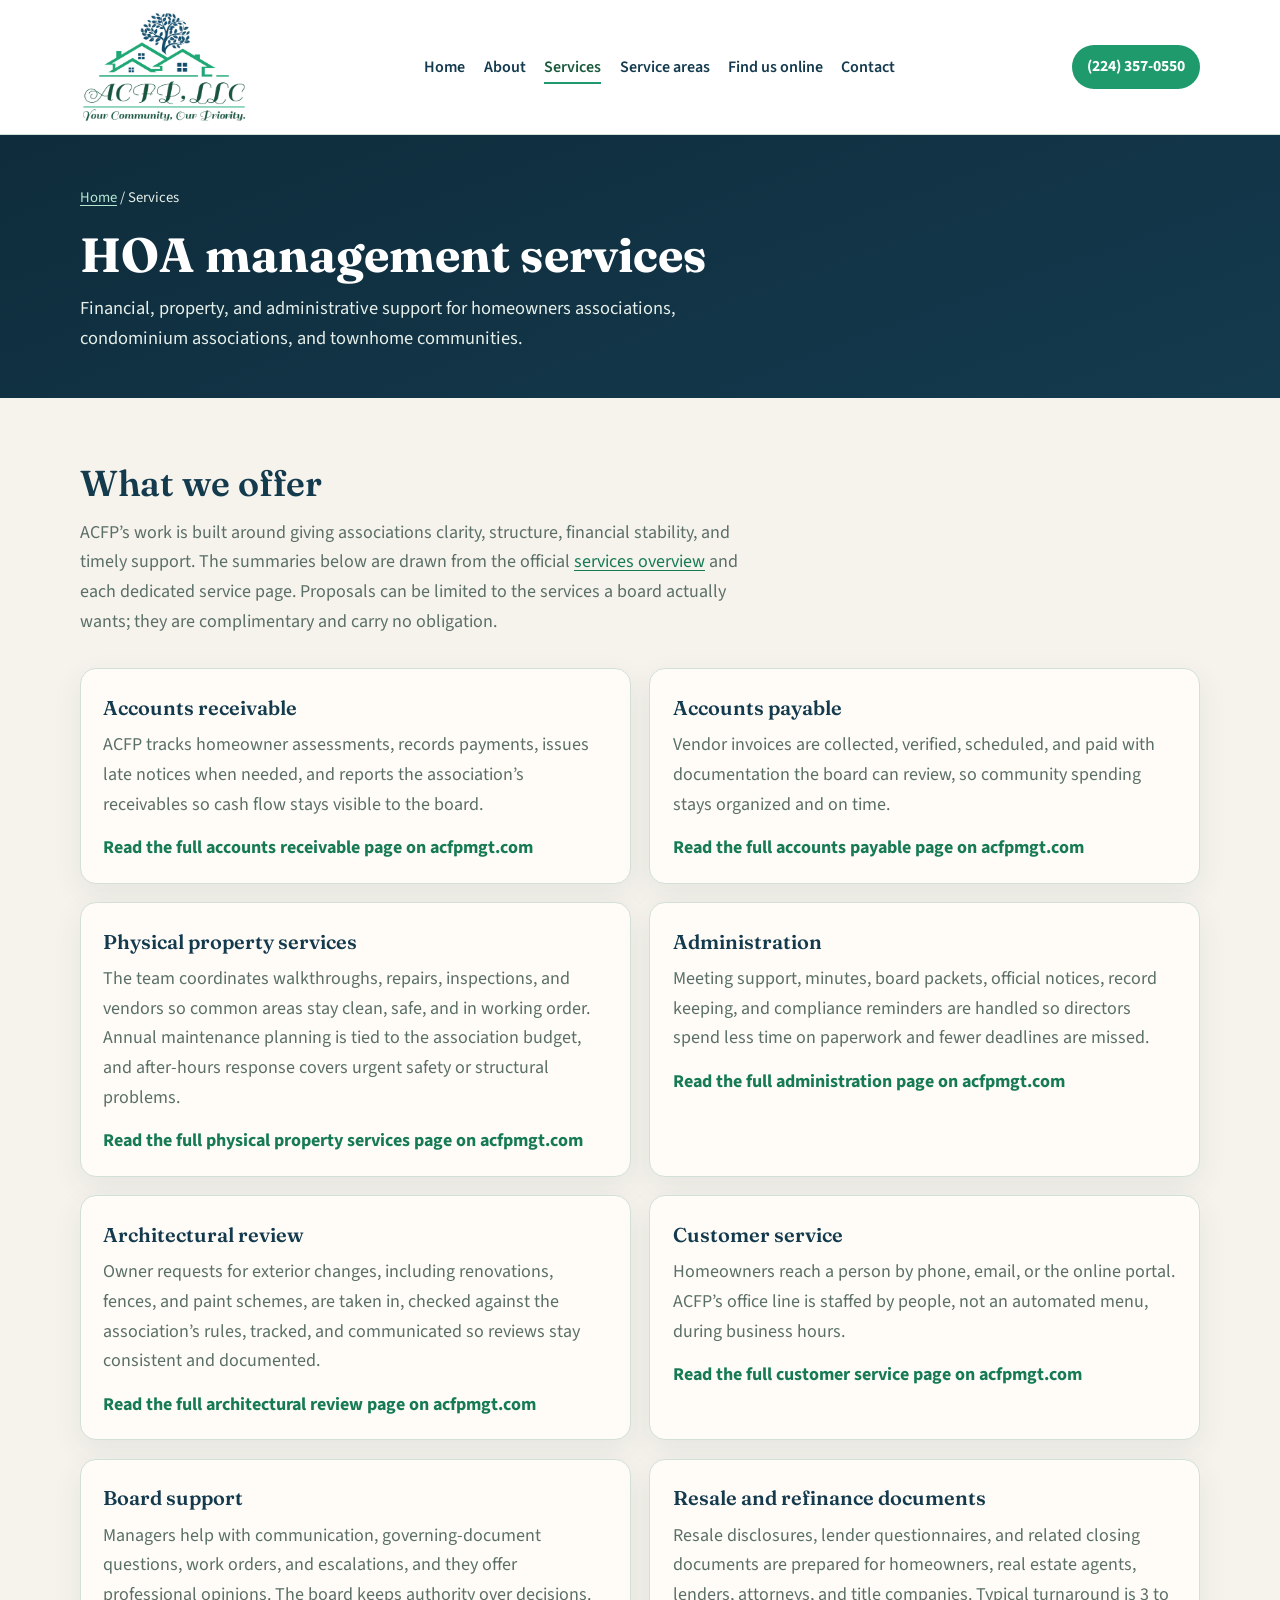
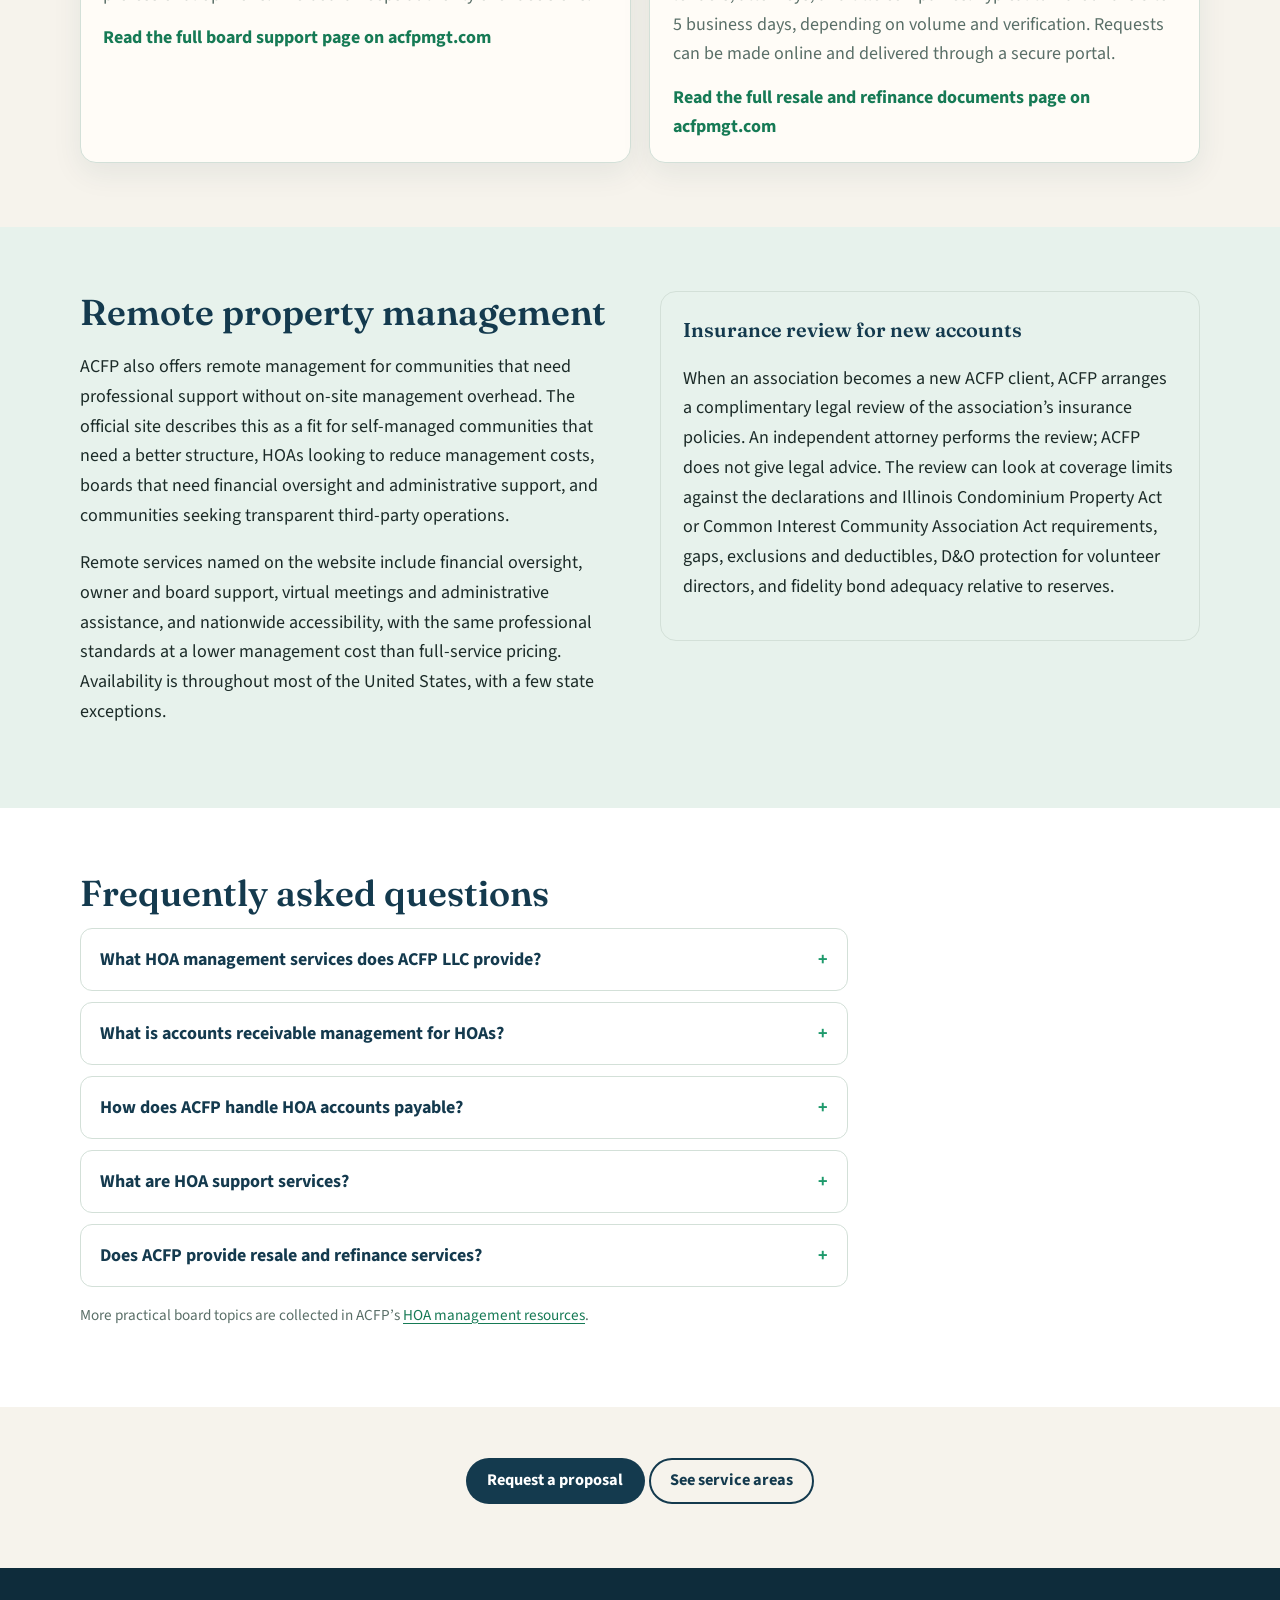
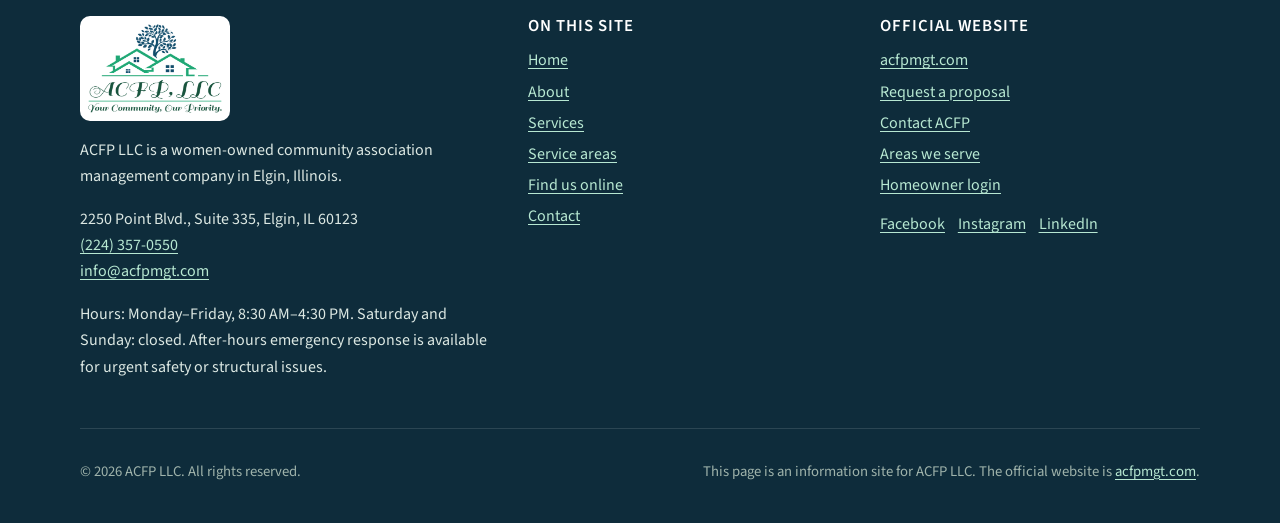
<file: services/index.html>
<!DOCTYPE html>
<html lang="en">
<head>
  <meta charset="utf-8">
  <meta name="viewport" content="width=device-width, initial-scale=1">
  <title>HOA Management Services in Elgin, IL | ACFP LLC</title>
  <meta name="description" content="HOA services from ACFP LLC in Elgin: assessments, vendor payments, maintenance, administration, architectural review, and resale documents.">
  <link rel="canonical" href="https://acfpllc.github.io/services/">
  <meta name="robots" content="index, follow">
  <meta name="theme-color" content="#143A4E">
  <meta property="og:type" content="website">
  <meta property="og:site_name" content="ACFP LLC">
  <meta property="og:title" content="HOA Management Services in Elgin, IL | ACFP LLC">
  <meta property="og:description" content="HOA services from ACFP LLC in Elgin: assessments, vendor payments, maintenance, administration, architectural review, and resale documents.">
  <meta property="og:url" content="https://acfpllc.github.io/services/">
  <meta property="og:image" content="https://acfpllc.github.io/assets/og-image.png">
  <meta property="og:image:alt" content="ACFP LLC logo and Elgin, Illinois office details">
  <meta property="og:locale" content="en_US">
  <meta name="twitter:card" content="summary_large_image">
  <meta name="twitter:title" content="HOA Management Services in Elgin, IL | ACFP LLC">
  <meta name="twitter:description" content="HOA services from ACFP LLC in Elgin: assessments, vendor payments, maintenance, administration, architectural review, and resale documents.">
  <meta name="twitter:image" content="https://acfpllc.github.io/assets/og-image.png">
  <link rel="icon" type="image/png" href="/assets/favicon.png">
  <link rel="apple-touch-icon" href="/assets/favicon.png">
  <link rel="preconnect" href="https://fonts.googleapis.com">
  <link rel="preconnect" href="https://fonts.gstatic.com" crossorigin>
  <link href="https://fonts.googleapis.com/css2?family=Fraunces:opsz,wght@9..144,500;9..144,600;9..144,700&amp;family=Source+Sans+3:ital,wght@0,400;0,600;0,700;1,400&amp;display=swap" rel="stylesheet">
  <link rel="stylesheet" href="/assets/styles.css">
<script type="application/ld+json">
{
  "@context": "https://schema.org",
  "@graph": [
    {
      "@type": "ProfessionalService",
      "@id": "https://acfpllc.github.io/#business",
      "name": "ACFP LLC",
      "legalName": "ACFP LLC",
      "url": "https://acfpmgt.com/",
      "image": "https://acfpllc.github.io/assets/logo.png",
      "logo": "https://acfpllc.github.io/assets/logo.png",
      "email": "info@acfpmgt.com",
      "telephone": "+12243570550",
      "description": "ACFP LLC is a women-owned community association management company based in Elgin, Illinois. It manages homeowners associations, condominium associations, and townhome communities in Chicago and 13 suburbs across Cook, Kane, DuPage, Will, McHenry, and Lake counties, with remote management available in most U.S. states.",
      "slogan": "Your Community, Our Priority.",
      "address": {
        "@type": "PostalAddress",
        "streetAddress": "2250 Point Blvd., Suite 335",
        "addressLocality": "Elgin",
        "addressRegion": "IL",
        "postalCode": "60123",
        "addressCountry": "US"
      },
      "geo": {
        "@type": "GeoCoordinates",
        "latitude": 42.08229,
        "longitude": -88.33299
      },
      "hasMap": "https://www.google.com/maps/search/?api=1\u0026query=2250+Point+Blvd.,+Suite+335,+Elgin,+IL+60123",
      "openingHoursSpecification": {
        "@type": "OpeningHoursSpecification",
        "dayOfWeek": [
          "Monday",
          "Tuesday",
          "Wednesday",
          "Thursday",
          "Friday"
        ],
        "opens": "08:30",
        "closes": "16:30"
      },
      "areaServed": [
        {
          "@type": "City",
          "name": "Chicago",
          "sameAs": [
            "https://en.wikipedia.org/wiki/Chicago",
            "https://www.wikidata.org/wiki/Q1297",
            "https://www.google.com/search?kgmid=/m/01_d4"
          ]
        },
        {
          "@type": "City",
          "name": "Elgin, Illinois",
          "sameAs": [
            "https://en.wikipedia.org/wiki/Elgin,_Illinois",
            "https://www.wikidata.org/wiki/Q499887",
            "https://www.google.com/search?kgmid=/m/0s4sj"
          ]
        },
        {
          "@type": "City",
          "name": "Evanston, Illinois",
          "sameAs": [
            "https://en.wikipedia.org/wiki/Evanston,_Illinois",
            "https://www.wikidata.org/wiki/Q462799",
            "https://www.google.com/search?kgmid=/m/0psxp"
          ]
        },
        {
          "@type": "City",
          "name": "Schaumburg, Illinois",
          "sameAs": [
            "https://en.wikipedia.org/wiki/Schaumburg,_Illinois",
            "https://www.wikidata.org/wiki/Q988162",
            "https://www.google.com/search?kgmid=/m/0s5md"
          ]
        },
        {
          "@type": "City",
          "name": "Arlington Heights, Illinois",
          "sameAs": [
            "https://en.wikipedia.org/wiki/Arlington_Heights,_Illinois",
            "https://www.wikidata.org/wiki/Q997132",
            "https://www.google.com/search?kgmid=/m/0s4fg"
          ]
        },
        {
          "@type": "City",
          "name": "Aurora, Illinois",
          "sameAs": [
            "https://en.wikipedia.org/wiki/Aurora,_Illinois",
            "https://www.wikidata.org/wiki/Q22595",
            "https://www.google.com/search?kgmid=/m/0s69k"
          ]
        },
        {
          "@type": "City",
          "name": "St. Charles, Illinois",
          "sameAs": [
            "https://en.wikipedia.org/wiki/St._Charles,_Illinois",
            "https://www.wikidata.org/wiki/Q578481",
            "https://www.google.com/search?kgmid=/m/0133t5"
          ]
        },
        {
          "@type": "City",
          "name": "Naperville, Illinois",
          "sameAs": [
            "https://en.wikipedia.org/wiki/Naperville,_Illinois",
            "https://www.wikidata.org/wiki/Q243007",
            "https://www.google.com/search?kgmid=/m/0s6g4"
          ]
        },
        {
          "@type": "City",
          "name": "Wheaton, Illinois",
          "sameAs": [
            "https://en.wikipedia.org/wiki/Wheaton,_Illinois",
            "https://www.wikidata.org/wiki/Q575315",
            "https://www.google.com/search?kgmid=/m/0s6jm"
          ]
        },
        {
          "@type": "City",
          "name": "Downers Grove, Illinois",
          "sameAs": [
            "https://en.wikipedia.org/wiki/Downers_Grove,_Illinois",
            "https://www.wikidata.org/wiki/Q1007011",
            "https://www.google.com/search?kgmid=/m/01_7t8k"
          ]
        },
        {
          "@type": "City",
          "name": "Joliet, Illinois",
          "sameAs": [
            "https://en.wikipedia.org/wiki/Joliet,_Illinois",
            "https://www.wikidata.org/wiki/Q40345",
            "https://www.google.com/search?kgmid=/m/0s9b_"
          ]
        },
        {
          "@type": "City",
          "name": "Plainfield, Illinois",
          "sameAs": [
            "https://en.wikipedia.org/wiki/Plainfield,_Illinois",
            "https://www.wikidata.org/wiki/Q1012017",
            "https://www.google.com/search?kgmid=/m/0sjdw"
          ]
        },
        {
          "@type": "City",
          "name": "Crystal Lake, Illinois",
          "sameAs": [
            "https://en.wikipedia.org/wiki/Crystal_Lake,_Illinois",
            "https://www.wikidata.org/wiki/Q577478",
            "https://www.google.com/search?kgmid=/m/0sc_x"
          ]
        },
        {
          "@type": "City",
          "name": "Waukegan, Illinois",
          "sameAs": [
            "https://en.wikipedia.org/wiki/Waukegan,_Illinois",
            "https://www.wikidata.org/wiki/Q578289",
            "https://www.google.com/search?kgmid=/m/0sbbq"
          ]
        },
        {
          "@type": "AdministrativeArea",
          "name": "Cook County, Illinois",
          "sameAs": [
            "https://en.wikipedia.org/wiki/Cook_County,_Illinois",
            "https://www.wikidata.org/wiki/Q108418",
            "https://www.google.com/search?kgmid=/m/0nvt9"
          ]
        },
        {
          "@type": "AdministrativeArea",
          "name": "Kane County, Illinois",
          "sameAs": [
            "https://en.wikipedia.org/wiki/Kane_County,_Illinois",
            "https://www.wikidata.org/wiki/Q486112",
            "https://www.google.com/search?kgmid=/m/0nvg4"
          ]
        },
        {
          "@type": "AdministrativeArea",
          "name": "DuPage County, Illinois",
          "sameAs": [
            "https://en.wikipedia.org/wiki/DuPage_County,_Illinois",
            "https://www.wikidata.org/wiki/Q109626",
            "https://www.google.com/search?kgmid=/m/0nvrd"
          ]
        },
        {
          "@type": "AdministrativeArea",
          "name": "Will County, Illinois",
          "sameAs": [
            "https://en.wikipedia.org/wiki/Will_County,_Illinois",
            "https://www.wikidata.org/wiki/Q483942",
            "https://www.google.com/search?kgmid=/m/0l3kx"
          ]
        },
        {
          "@type": "AdministrativeArea",
          "name": "McHenry County, Illinois",
          "sameAs": [
            "https://en.wikipedia.org/wiki/McHenry_County,_Illinois",
            "https://www.wikidata.org/wiki/Q487403",
            "https://www.google.com/search?kgmid=/m/0nv6n"
          ]
        },
        {
          "@type": "AdministrativeArea",
          "name": "Lake County, Illinois",
          "sameAs": [
            "https://en.wikipedia.org/wiki/Lake_County,_Illinois",
            "https://www.wikidata.org/wiki/Q484263",
            "https://www.google.com/search?kgmid=/m/0nvd8"
          ]
        },
        {
          "@type": "AdministrativeArea",
          "name": "Kendall County, Illinois",
          "sameAs": [
            "https://en.wikipedia.org/wiki/Kendall_County,_Illinois",
            "https://www.wikidata.org/wiki/Q112512",
            "https://www.google.com/search?kgmid=/m/0nvfd"
          ]
        },
        {
          "@type": "State",
          "name": "Illinois",
          "sameAs": [
            "https://en.wikipedia.org/wiki/Illinois",
            "https://www.wikidata.org/wiki/Q1204",
            "https://www.google.com/search?kgmid=/m/03v0t"
          ]
        },
        {
          "@type": "Country",
          "name": "United States"
        }
      ],
      "sameAs": [
        "https://acfpmgt.com/",
        "https://www.facebook.com/acfpmgt/",
        "https://www.instagram.com/acfpmgt/",
        "https://www.linkedin.com/company/acfp-llc",
        "https://github.com/acfpllc",
        "https://about.me/acfpllc",
        "https://www.tumblr.com/acfpllc",
        "https://www.pinterest.com/acfpllc/",
        "https://dev.to/acfpmgt",
        "https://acfpmgt.blogspot.com/",
        "https://sites.google.com/view/acfpmgt",
        "https://acfpmgt.substack.com/",
        "https://acfpmgt.wordpress.com",
        "https://www.reddit.com/user/ACFP_LLC/",
        "https://www.localstar.org/acfp-llc",
        "https://www.brownbook.net/business/56101312/acfp-llc",
        "https://bizzdart.com/listing/acfp-llc-hoa-community-association-management/",
        "https://www.freelistingusa.com/listings/acfp-llc",
        "https://www.n49.com/biz/7522853/acfp-llc-illinois-elgin-2250-point-blvd/",
        "https://www.blinx.biz/acfp-llc",
        "https://www.find-us-here.com/businesses/ACFP-LLC-Elgin-Illinois-USA/34655810/",
        "https://biz.directory/listing/acfp-llc/",
        "https://bizfaves.com/listing/acfp-llc",
        "https://www.qdexx.com/US/IL/Elgin/Real%20Estate/US-IL-Elgin-Real-Estate-ACFP-LLC",
        "https://www.karosearch.com/business/acfp-llc-092795.html",
        "https://directory9.net/listing/acfp-llc.html",
        "https://www.iformative.com/product/acfp-llc-p3194846.html",
        "https://www.hotfrog.com/company/AaHllATxcZCN-8JIPsG_mQ/acfp-llc/elgin/real-estate-services",
        "https://smallbusinessusa.com/listing/acfp-llc.html",
        "https://metriteweb.com/listing/acfp-llc/"
      ],
      "knowsAbout": [
        {
          "@type": "Thing",
          "name": "homeowners association",
          "sameAs": [
            "https://en.wikipedia.org/wiki/Homeowner_association",
            "https://www.wikidata.org/wiki/Q706636",
            "https://www.google.com/search?kgmid=/m/01pmzd"
          ]
        },
        {
          "@type": "Thing",
          "name": "condominium",
          "sameAs": [
            "https://en.wikipedia.org/wiki/Condominium",
            "https://www.wikidata.org/wiki/Q161851",
            "https://www.google.com/search?kgmid=/m/020ys5"
          ]
        },
        {
          "@type": "Thing",
          "name": "property management",
          "sameAs": [
            "https://en.wikipedia.org/wiki/Property_management",
            "https://www.wikidata.org/wiki/Q1618728",
            "https://www.google.com/search?kgmid=/g/12203lvh"
          ]
        }
      ],
      "hasOfferCatalog": {
        "@type": "OfferCatalog",
        "name": "Community association management services",
        "itemListElement": [
          {
            "@type": "Offer",
            "itemOffered": {
              "@type": "Service",
              "name": "Accounts receivable",
              "url": "https://acfpmgt.com/accounts-receivable-management/",
              "serviceType": "Accounts receivable",
              "provider": {
                "@id": "https://acfpllc.github.io/#business"
              }
            }
          },
          {
            "@type": "Offer",
            "itemOffered": {
              "@type": "Service",
              "name": "Accounts payable",
              "url": "https://acfpmgt.com/accounts-payable-management/",
              "serviceType": "Accounts payable",
              "provider": {
                "@id": "https://acfpllc.github.io/#business"
              }
            }
          },
          {
            "@type": "Offer",
            "itemOffered": {
              "@type": "Service",
              "name": "Physical property services",
              "url": "https://acfpmgt.com/physical-property-services/",
              "serviceType": "Physical property services",
              "provider": {
                "@id": "https://acfpllc.github.io/#business"
              }
            }
          },
          {
            "@type": "Offer",
            "itemOffered": {
              "@type": "Service",
              "name": "Administration",
              "url": "https://acfpmgt.com/hoa-administration-services/",
              "serviceType": "Administration",
              "provider": {
                "@id": "https://acfpllc.github.io/#business"
              }
            }
          },
          {
            "@type": "Offer",
            "itemOffered": {
              "@type": "Service",
              "name": "Architectural review",
              "url": "https://acfpmgt.com/architectural-review-services/",
              "serviceType": "Architectural review",
              "provider": {
                "@id": "https://acfpllc.github.io/#business"
              }
            }
          },
          {
            "@type": "Offer",
            "itemOffered": {
              "@type": "Service",
              "name": "Customer service",
              "url": "https://acfpmgt.com/hoa-customer-service/",
              "serviceType": "Customer service",
              "provider": {
                "@id": "https://acfpllc.github.io/#business"
              }
            }
          },
          {
            "@type": "Offer",
            "itemOffered": {
              "@type": "Service",
              "name": "Board support",
              "url": "https://acfpmgt.com/hoa-support-service/",
              "serviceType": "Board support",
              "provider": {
                "@id": "https://acfpllc.github.io/#business"
              }
            }
          },
          {
            "@type": "Offer",
            "itemOffered": {
              "@type": "Service",
              "name": "Resale and refinance documents",
              "url": "https://acfpmgt.com/resale-and-refinance-services/",
              "serviceType": "Resale and refinance documents",
              "provider": {
                "@id": "https://acfpllc.github.io/#business"
              }
            }
          }
        ]
      },
      "contactPoint": [
        {
          "@type": "ContactPoint",
          "contactType": "customer service",
          "telephone": "+12243570550",
          "email": "info@acfpmgt.com",
          "hoursAvailable": {
            "@type": "OpeningHoursSpecification",
            "dayOfWeek": [
              "Monday",
              "Tuesday",
              "Wednesday",
              "Thursday",
              "Friday"
            ],
            "opens": "08:30",
            "closes": "16:30"
          },
          "areaServed": "US",
          "availableLanguage": "English"
        },
        {
          "@type": "ContactPoint",
          "contactType": "emergency",
          "telephone": "+12243570550",
          "description": "24-hour after-hours emergency response for urgent property issues that affect safety or building structure."
        }
      ]
    },
    {
      "@type": "WebSite",
      "@id": "https://acfpllc.github.io/#website",
      "url": "https://acfpllc.github.io/",
      "name": "ACFP LLC",
      "description": "Information site for ACFP LLC, a community association management company in Elgin, Illinois.",
      "publisher": {
        "@id": "https://acfpllc.github.io/#business"
      },
      "inLanguage": "en-US"
    },
    {
      "@type": "CollectionPage",
      "@id": "https://acfpllc.github.io/services/#webpage",
      "url": "https://acfpllc.github.io/services/",
      "name": "HOA Management Services in Elgin, IL | ACFP LLC",
      "description": "HOA services from ACFP LLC in Elgin: assessments, vendor payments, maintenance, administration, architectural review, and resale documents.",
      "isPartOf": {
        "@id": "https://acfpllc.github.io/#website"
      },
      "about": {
        "@id": "https://acfpllc.github.io/#business"
      },
      "inLanguage": "en-US",
      "primaryImageOfPage": "https://acfpllc.github.io/assets/og-image.png",
      "mentions": [
        {
          "@type": "Thing",
          "name": "homeowners association",
          "sameAs": [
            "https://en.wikipedia.org/wiki/Homeowner_association",
            "https://www.wikidata.org/wiki/Q706636",
            "https://www.google.com/search?kgmid=/m/01pmzd"
          ]
        },
        {
          "@type": "Thing",
          "name": "condominium",
          "sameAs": [
            "https://en.wikipedia.org/wiki/Condominium",
            "https://www.wikidata.org/wiki/Q161851",
            "https://www.google.com/search?kgmid=/m/020ys5"
          ]
        },
        {
          "@type": "Thing",
          "name": "property management",
          "sameAs": [
            "https://en.wikipedia.org/wiki/Property_management",
            "https://www.wikidata.org/wiki/Q1618728",
            "https://www.google.com/search?kgmid=/g/12203lvh"
          ]
        }
      ]
    },
    {
      "@type": "BreadcrumbList",
      "itemListElement": [
        {
          "@type": "ListItem",
          "position": 1,
          "name": "Home",
          "item": "https://acfpllc.github.io/"
        },
        {
          "@type": "ListItem",
          "position": 2,
          "name": "Services",
          "item": "https://acfpllc.github.io/services/"
        }
      ]
    },
    {
      "@type": "FAQPage",
      "mainEntity": [
        {
          "@type": "Question",
          "name": "What HOA management services does ACFP LLC provide?",
          "acceptedAnswer": {
            "@type": "Answer",
            "text": "ACFP LLC provides accounts receivable management, accounts payable management, HOA support, resale and refinance services, physical property services, customer service, architectural reviews, and administrative support."
          }
        },
        {
          "@type": "Question",
          "name": "What is accounts receivable management for HOAs?",
          "acceptedAnswer": {
            "@type": "Answer",
            "text": "Accounts receivable management involves tracking homeowner assessments, sending late payment notifications, monitoring payments, and maintaining accurate financial records. ACFP helps associations keep predictable revenue and a clearer financial picture."
          }
        },
        {
          "@type": "Question",
          "name": "How does ACFP handle HOA accounts payable?",
          "acceptedAnswer": {
            "@type": "Answer",
            "text": "ACFP assists with processing vendor payments, reviewing invoices, verifying invoice details, and maintaining payment documentation for the Board of Directors so expenses stay organized and accountable."
          }
        },
        {
          "@type": "Question",
          "name": "What are HOA support services?",
          "acceptedAnswer": {
            "@type": "Answer",
            "text": "HOA support services help with everyday community operations, including communication, document organization, compliance tracking, and homeowner requests, so boards can manage those responsibilities more efficiently."
          }
        },
        {
          "@type": "Question",
          "name": "Does ACFP provide resale and refinance services?",
          "acceptedAnswer": {
            "@type": "Answer",
            "text": "Yes. ACFP provides resale and refinance services for HOA communities and helps coordinate documentation and communication among buyers, sellers, lenders, and real estate agents."
          }
        }
      ]
    }
  ]
}
</script>
</head>
<body>
  <a class="skip-link" href="#main">Skip to content</a>
  <header class="site-header">
    <div class="wrap header-inner">
      <a class="logo-link" href="/">
        <img src="/assets/logo.png" width="168" height="113" alt="ACFP LLC logo: two houses and a tree, with the tagline Your Community, Our Priority.">
      </a>
      <input type="checkbox" id="nav-toggle" class="nav-toggle" autocomplete="off">
      <label class="nav-toggle-label" for="nav-toggle">Menu</label>
      <nav class="site-nav" aria-label="Primary">
        <ul>
          <li><a href="/">Home</a></li>
          <li><a href="/about/">About</a></li>
          <li><a href="/services/" aria-current="page">Services</a></li>
          <li><a href="/service-areas/">Service areas</a></li>
          <li><a href="/find-us/">Find us online</a></li>
          <li><a href="/contact/">Contact</a></li>
        </ul>
      </nav>
      <a class="header-phone" href="tel:+12243570550">(224) 357-0550</a>
    </div>
  </header>
  <header class="page-hero">
    <div class="wrap">
      <nav class="crumbs" aria-label="Breadcrumb"><a href="/">Home</a> <span>/</span> <span>Services</span></nav>
      <h1>HOA management services</h1>
      <p>Financial, property, and administrative support for homeowners associations, condominium associations, and townhome communities.</p>
    </div>
  </header>

  <main id="main">
    <section>
      <div class="wrap">
        <h2>What we offer</h2>
        <p class="section-intro">ACFP’s work is built around giving associations clarity, structure, financial stability, and timely support. The summaries below are drawn from the official <a href="https://acfpmgt.com/services/">services overview</a> and each dedicated service page. Proposals can be limited to the services a board actually wants; they are complimentary and carry no obligation.</p>
        <div class="card-grid">
      <article class="card" id="accounts-receivable">
        <h3>Accounts receivable</h3>
        <p>ACFP tracks homeowner assessments, records payments, issues late notices when needed, and reports the association’s receivables so cash flow stays visible to the board.</p>
        <p><a class="more" href="https://acfpmgt.com/accounts-receivable-management/">Read the full accounts receivable page on acfpmgt.com</a></p>
      </article>
      <article class="card" id="accounts-payable">
        <h3>Accounts payable</h3>
        <p>Vendor invoices are collected, verified, scheduled, and paid with documentation the board can review, so community spending stays organized and on time.</p>
        <p><a class="more" href="https://acfpmgt.com/accounts-payable-management/">Read the full accounts payable page on acfpmgt.com</a></p>
      </article>
      <article class="card" id="physical-property">
        <h3>Physical property services</h3>
        <p>The team coordinates walkthroughs, repairs, inspections, and vendors so common areas stay clean, safe, and in working order. Annual maintenance planning is tied to the association budget, and after-hours response covers urgent safety or structural problems.</p>
        <p><a class="more" href="https://acfpmgt.com/physical-property-services/">Read the full physical property services page on acfpmgt.com</a></p>
      </article>
      <article class="card" id="administration">
        <h3>Administration</h3>
        <p>Meeting support, minutes, board packets, official notices, record keeping, and compliance reminders are handled so directors spend less time on paperwork and fewer deadlines are missed.</p>
        <p><a class="more" href="https://acfpmgt.com/hoa-administration-services/">Read the full administration page on acfpmgt.com</a></p>
      </article>
      <article class="card" id="architectural-review">
        <h3>Architectural review</h3>
        <p>Owner requests for exterior changes, including renovations, fences, and paint schemes, are taken in, checked against the association’s rules, tracked, and communicated so reviews stay consistent and documented.</p>
        <p><a class="more" href="https://acfpmgt.com/architectural-review-services/">Read the full architectural review page on acfpmgt.com</a></p>
      </article>
      <article class="card" id="customer-service">
        <h3>Customer service</h3>
        <p>Homeowners reach a person by phone, email, or the online portal. ACFP’s office line is staffed by people, not an automated menu, during business hours.</p>
        <p><a class="more" href="https://acfpmgt.com/hoa-customer-service/">Read the full customer service page on acfpmgt.com</a></p>
      </article>
      <article class="card" id="board-support">
        <h3>Board support</h3>
        <p>Managers help with communication, governing-document questions, work orders, and escalations, and they offer professional opinions. The board keeps authority over decisions.</p>
        <p><a class="more" href="https://acfpmgt.com/hoa-support-service/">Read the full board support page on acfpmgt.com</a></p>
      </article>
      <article class="card" id="resale-refinance">
        <h3>Resale and refinance documents</h3>
        <p>Resale disclosures, lender questionnaires, and related closing documents are prepared for homeowners, real estate agents, lenders, attorneys, and title companies. Typical turnaround is 3 to 5 business days, depending on volume and verification. Requests can be made online and delivered through a secure portal.</p>
        <p><a class="more" href="https://acfpmgt.com/resale-and-refinance-services/">Read the full resale and refinance documents page on acfpmgt.com</a></p>
      </article>
        </div>
      </div>
    </section>
    <section class="mist">
      <div class="wrap split">
        <div>
          <h2>Remote property management</h2>
          <p>ACFP also offers remote management for communities that need professional support without on-site management overhead. The official site describes this as a fit for self-managed communities that need a better structure, HOAs looking to reduce management costs, boards that need financial oversight and administrative support, and communities seeking transparent third-party operations.</p>
          <p>Remote services named on the website include financial oversight, owner and board support, virtual meetings and administrative assistance, and nationwide accessibility, with the same professional standards at a lower management cost than full-service pricing. Availability is throughout most of the United States, with a few state exceptions.</p>
        </div>
        <div class="note">
          <h3>Insurance review for new accounts</h3>
          <p>When an association becomes a new ACFP client, ACFP arranges a complimentary legal review of the association’s insurance policies. An independent attorney performs the review; ACFP does not give legal advice. The review can look at coverage limits against the declarations and Illinois Condominium Property Act or Common Interest Community Association Act requirements, gaps, exclusions and deductibles, D&amp;O protection for volunteer directors, and fidelity bond adequacy relative to reserves.</p>
        </div>
      </div>
    </section>
    <section class="alt">
      <div class="wrap">
        <h2>Frequently asked questions</h2>
        <div class="faq-list">
      <details>
        <summary>What HOA management services does ACFP LLC provide?</summary>
        <p>ACFP LLC provides accounts receivable management, accounts payable management, HOA support, resale and refinance services, physical property services, customer service, architectural reviews, and administrative support.</p>
      </details>
      <details>
        <summary>What is accounts receivable management for HOAs?</summary>
        <p>Accounts receivable management involves tracking homeowner assessments, sending late payment notifications, monitoring payments, and maintaining accurate financial records. ACFP helps associations keep predictable revenue and a clearer financial picture.</p>
      </details>
      <details>
        <summary>How does ACFP handle HOA accounts payable?</summary>
        <p>ACFP assists with processing vendor payments, reviewing invoices, verifying invoice details, and maintaining payment documentation for the Board of Directors so expenses stay organized and accountable.</p>
      </details>
      <details>
        <summary>What are HOA support services?</summary>
        <p>HOA support services help with everyday community operations, including communication, document organization, compliance tracking, and homeowner requests, so boards can manage those responsibilities more efficiently.</p>
      </details>
      <details>
        <summary>Does ACFP provide resale and refinance services?</summary>
        <p>Yes. ACFP provides <a href="https://acfpmgt.com/resale-and-refinance-services/">resale and refinance services</a> for HOA communities and helps coordinate documentation and communication among buyers, sellers, lenders, and real estate agents.</p>
      </details>
    </div>
        <p class="small">More practical board topics are collected in ACFP’s <a href="https://acfpmgt.com/blog/">HOA management resources</a>.</p>
      </div>
    </section>
    <div class="center-cta wrap">
      <a class="btn btn-solid" href="https://acfpmgt.com/request-a-proposal/">Request a proposal</a>
      <a class="btn btn-outline" href="/service-areas/">See service areas</a>
    </div>
  </main>
  <footer class="site-footer">
    <div class="wrap footer-grid">
      <div>
        <a class="logo-link" href="/">
          <img src="/assets/logo.png" width="150" height="101" alt="ACFP LLC logo">
        </a>
        <p>ACFP LLC is a women-owned community association management company in Elgin, Illinois.</p>
        <address>
          2250 Point Blvd., Suite 335, Elgin, IL 60123<br>
          <a href="tel:+12243570550">(224) 357-0550</a><br>
          <a href="mailto:info@acfpmgt.com">info@acfpmgt.com</a>
        </address>
        <p>Hours: Monday–Friday, 8:30 AM–4:30 PM. Saturday and Sunday: closed. After-hours emergency response is available for urgent safety or structural issues.</p>
      </div>
      <div>
        <h2>On this site</h2>
        <ul>
          <li><a href="/">Home</a></li>
          <li><a href="/about/">About</a></li>
          <li><a href="/services/">Services</a></li>
          <li><a href="/service-areas/">Service areas</a></li>
          <li><a href="/find-us/">Find us online</a></li>
          <li><a href="/contact/">Contact</a></li>
        </ul>
      </div>
      <div>
        <h2>Official website</h2>
        <ul>
          <li><a href="https://acfpmgt.com/">acfpmgt.com</a></li>
          <li><a href="https://acfpmgt.com/request-a-proposal/">Request a proposal</a></li>
          <li><a href="https://acfpmgt.com/contact-us/">Contact ACFP</a></li>
          <li><a href="https://acfpmgt.com/areas-we-serve/">Areas we serve</a></li>
          <li><a href="https://home.acfpmgt.com/">Homeowner login</a></li>
        </ul>
        <div class="socials">
          <a href="https://www.facebook.com/acfpmgt/">Facebook</a>
          <a href="https://www.instagram.com/acfpmgt/">Instagram</a>
          <a href="https://www.linkedin.com/company/acfp-llc">LinkedIn</a>
        </div>
      </div>
    </div>
    <div class="wrap footer-bottom">
      <p>&copy; 2026 ACFP LLC. All rights reserved.</p>
      <p>This page is an information site for ACFP LLC. The official website is <a href="https://acfpmgt.com/">acfpmgt.com</a>.</p>
    </div>
  </footer>
</body>
</html>
</file>
<file: assets/styles.css>
/* ACFP LLC — GitHub Pages landing site
   Original layout. Brand colors taken from the official logo. */
:root {
  --navy: #143a4e;
  --navy-deep: #0e2c3b;
  --teal: #1e9a6c;
  --teal-dark: #167a55;
  --forest: #1a5a3c;
  --ink: #1c2b28;
  --muted: #5a6f68;
  --paper: #f6f3ec;
  --white: #ffffff;
  --mist: #e7f2ec;
  --line: #d3e0d8;
  --card: #fffcf7;
  --focus: #0f6b8f;
  --danger: #8a2b2b;
  --shadow: 0 10px 30px rgba(20, 58, 78, 0.08);
  --radius: 16px;
  --max: 1120px;
  --font-serif: "Fraunces", "Iowan Old Style", "Palatino Linotype", Palatino, serif;
  --font-sans: "Source Sans 3", "Source Sans Pro", "Segoe UI", Calibri, sans-serif;
}

*, *::before, *::after { box-sizing: border-box; }
html { scroll-behavior: smooth; }
@media (prefers-reduced-motion: reduce) {
  html { scroll-behavior: auto; }
  *, *::before, *::after { animation: none !important; transition: none !important; }
}

body {
  margin: 0;
  color: var(--ink);
  background: var(--paper);
  font-family: var(--font-sans);
  font-size: 1.125rem;
  line-height: 1.65;
  -webkit-font-smoothing: antialiased;
}

img { max-width: 100%; height: auto; display: block; }
a { color: var(--teal-dark); text-underline-offset: 3px; }
a:hover { color: var(--navy); }
a:focus-visible, button:focus-visible, summary:focus-visible, input:focus-visible {
  outline: 3px solid var(--focus);
  outline-offset: 3px;
}

.skip-link {
  position: absolute;
  left: 1rem;
  top: -100px;
  background: var(--navy);
  color: #fff;
  padding: 0.5rem 1rem;
  z-index: 1000;
}
.skip-link:focus { top: 1rem; }

.wrap {
  width: min(var(--max), calc(100% - 2.5rem));
  margin-inline: auto;
}

/* Header */
.site-header {
  background: var(--white);
  border-bottom: 1px solid var(--line);
  position: sticky;
  top: 0;
  z-index: 50;
}
.header-inner {
  display: flex;
  align-items: center;
  justify-content: space-between;
  gap: 1.25rem;
  padding: 0.65rem 0;
}
.logo-link {
  display: flex;
  align-items: center;
  gap: 0.75rem;
  text-decoration: none;
  color: var(--navy);
  flex-shrink: 0;
}
.logo-link img {
  width: 168px;
  height: auto;
}
.brand-text { display: none; }

.nav-toggle { position: absolute; left: -9999px; }
.nav-toggle-label {
  display: none;
  cursor: pointer;
  border: 1px solid var(--line);
  border-radius: 8px;
  padding: 0.45rem 0.7rem;
  font-size: 0.85rem;
  font-weight: 600;
  letter-spacing: 0.04em;
  text-transform: uppercase;
  color: var(--navy);
  background: var(--paper);
}

.site-nav ul {
  display: flex;
  flex-wrap: wrap;
  gap: 0.15rem 1.15rem;
  list-style: none;
  margin: 0;
  padding: 0;
  align-items: center;
}
.site-nav a {
  color: var(--navy);
  text-decoration: none;
  font-weight: 600;
  font-size: 1rem;
  padding: 0.25rem 0;
  border-bottom: 2px solid transparent;
}
.site-nav a:hover,
.site-nav a[aria-current="page"] {
  border-bottom-color: var(--teal);
  color: var(--forest);
}

.header-phone {
  display: inline-flex;
  align-items: center;
  background: var(--teal);
  color: #fff !important;
  text-decoration: none;
  font-weight: 700;
  font-size: 0.98rem;
  padding: 0.55rem 0.95rem;
  border-radius: 999px;
  white-space: nowrap;
}
.header-phone:hover { background: var(--teal-dark); color: #fff !important; }

@media (max-width: 860px) {
  .logo-link img { width: 132px; }
  .header-phone { display: none; }
  .nav-toggle-label { display: inline-block; }
  .site-nav {
    display: none;
    position: absolute;
    left: 0; right: 0;
    top: 100%;
    background: var(--white);
    border-bottom: 1px solid var(--line);
    padding: 0.5rem 1.25rem 1rem;
  }
  .nav-toggle:checked ~ .site-nav { display: block; }
  .site-nav ul { flex-direction: column; align-items: flex-start; gap: 0.65rem; }
}

/* Hero */
.hero {
  background:
    radial-gradient(circle at 90% 10%, rgba(30, 154, 108, 0.16), transparent 42%),
    linear-gradient(160deg, var(--navy-deep) 0%, var(--navy) 55%, #18586a 100%);
  color: #fff;
  padding: 4.25rem 0 4.5rem;
  position: relative;
  overflow: hidden;
}
.hero::after {
  content: "";
  position: absolute;
  right: -80px;
  bottom: -90px;
  width: 340px;
  height: 340px;
  border-radius: 50%;
  border: 40px solid rgba(30, 154, 108, 0.12);
  pointer-events: none;
}
.hero-grid {
  display: grid;
  grid-template-columns: 1.3fr 0.9fr;
  gap: 3rem;
  align-items: center;
  position: relative;
  z-index: 1;
}
.eyebrow {
  display: inline-block;
  font-size: 0.8rem;
  letter-spacing: 0.14em;
  text-transform: uppercase;
  font-weight: 700;
  color: #b7e8d2;
  margin-bottom: 0.85rem;
}
.hero h1 {
  font-family: var(--font-serif);
  font-weight: 600;
  font-size: clamp(2.15rem, 4.4vw, 3.4rem);
  line-height: 1.15;
  margin: 0 0 1rem;
  letter-spacing: -0.02em;
}
.hero .lede {
  font-size: 1.2rem;
  color: #e6efe9;
  max-width: 38rem;
  margin: 0 0 1.6rem;
}
.hero-actions { display: flex; flex-wrap: wrap; gap: 0.75rem; margin-bottom: 1.5rem; }
.hero-panel {
  background: rgba(255, 255, 255, 0.08);
  border: 1px solid rgba(255, 255, 255, 0.16);
  border-radius: var(--radius);
  padding: 1.4rem 1.5rem;
  backdrop-filter: blur(6px);
}
.hero-panel h2 {
  font-family: var(--font-serif);
  font-size: 1.35rem;
  margin: 0 0 0.85rem;
  font-weight: 600;
}
.hero-panel dl { margin: 0; }
.hero-panel dt {
  font-size: 0.75rem;
  letter-spacing: 0.08em;
  text-transform: uppercase;
  color: #b7e8d2;
  margin-top: 0.7rem;
}
.hero-panel dd { margin: 0.15rem 0 0; }
.hero-panel a { color: #fff; }

.chips { display: flex; flex-wrap: wrap; gap: 0.5rem; }
.chip {
  background: var(--mist);
  color: var(--forest);
  border-radius: 999px;
  padding: 0.3rem 0.75rem;
  font-size: 0.88rem;
  font-weight: 600;
}
.hero .chip {
  background: rgba(255,255,255,0.12);
  color: #eaf7f0;
}

/* Buttons */
.btn {
  display: inline-flex;
  align-items: center;
  justify-content: center;
  gap: 0.4rem;
  padding: 0.7rem 1.2rem;
  border-radius: 999px;
  font-weight: 700;
  text-decoration: none;
  font-size: 1.02rem;
  border: 2px solid transparent;
  line-height: 1.2;
}
.btn-primary { background: var(--teal); color: #fff !important; }
.btn-primary:hover { background: var(--teal-dark); }
.btn-secondary { background: transparent; color: #fff !important; border-color: rgba(255,255,255,0.7); }
.btn-secondary:hover { background: rgba(255,255,255,0.1); }
.btn-outline {
  background: transparent;
  color: var(--navy) !important;
  border-color: var(--navy);
}
.btn-outline:hover { background: var(--navy); color: #fff !important; }
.btn-solid { background: var(--navy); color: #fff !important; }
.btn-solid:hover { background: var(--navy-deep); }

/* Sections */
section { padding: 4rem 0; }
.section-kicker {
  color: var(--forest);
  font-size: 0.8rem;
  letter-spacing: 0.14em;
  text-transform: uppercase;
  font-weight: 700;
  margin: 0 0 0.4rem;
}
h2 {
  font-family: var(--font-serif);
  font-weight: 600;
  font-size: clamp(1.7rem, 3vw, 2.25rem);
  line-height: 1.2;
  color: var(--navy);
  margin: 0 0 0.75rem;
}
h3 {
  font-family: var(--font-serif);
  font-weight: 600;
  font-size: 1.25rem;
  color: var(--navy);
  margin: 0 0 0.4rem;
}
.section-intro { max-width: 42rem; color: var(--muted); margin: 0 0 2rem; }
.section-head { margin-bottom: 2rem; }

.alt { background: var(--white); }
.mist { background: var(--mist); }

/* Cards */
.card-grid {
  display: grid;
  grid-template-columns: repeat(2, 1fr);
  gap: 1.15rem;
}
.card-grid.thirds { grid-template-columns: repeat(3, 1fr); }
.card {
  background: var(--card);
  border: 1px solid var(--line);
  border-radius: var(--radius);
  padding: 1.35rem 1.4rem 1.25rem;
  box-shadow: var(--shadow);
}
.card p { margin: 0 0 0.85rem; color: var(--muted); }
.card p:last-child { margin-bottom: 0; }
.card .more { font-weight: 700; text-decoration: none; color: var(--teal-dark); }
.card .more:hover { text-decoration: underline; }
.card-icon {
  width: 42px; height: 42px;
  border-radius: 10px;
  background: var(--mist);
  color: var(--forest);
  display: grid; place-items: center;
  font-weight: 800;
  margin-bottom: 0.7rem;
  font-size: 0.95rem;
}

/* Values / approach */
.split {
  display: grid;
  grid-template-columns: 1fr 1fr;
  gap: 2.5rem;
  align-items: start;
}
.value-list { list-style: none; margin: 0; padding: 0; display: grid; gap: 1rem; }
.value-list li {
  background: var(--white);
  border-left: 4px solid var(--teal);
  padding: 0.9rem 1rem 0.95rem 1.1rem;
  border-radius: 0 12px 12px 0;
}
.value-list h3 { margin-bottom: 0.2rem; font-size: 1.15rem; }
.value-list p { margin: 0; color: var(--muted); font-size: 1.02rem; }

/* Cities */
.county-block { margin-bottom: 2.1rem; }
.county-block > h3 {
  font-family: var(--font-sans);
  font-size: 0.8rem;
  letter-spacing: 0.12em;
  text-transform: uppercase;
  color: var(--forest);
  margin-bottom: 0.75rem;
}
.city-grid {
  display: grid;
  grid-template-columns: repeat(2, 1fr);
  gap: 1rem;
}
.city-card {
  background: var(--white);
  border: 1px solid var(--line);
  border-radius: 14px;
  padding: 1.15rem 1.2rem 1.1rem;
  text-decoration: none;
  color: inherit;
  display: block;
}
a.city-card:hover { border-color: var(--teal); box-shadow: var(--shadow); }
.city-card h3 { margin: 0 0 0.2rem; }
.city-card .meta { color: var(--forest); font-size: 0.9rem; font-weight: 700; margin: 0 0 0.45rem; }
.city-card p { margin: 0; color: var(--muted); font-size: 1rem; }
.city-card .official { display: inline-block; margin-top: 0.6rem; font-weight: 700; font-size: 0.95rem; }

/* FAQ */
.faq-list { display: grid; gap: 0.65rem; max-width: 48rem; }
.faq-list details {
  background: var(--white);
  border: 1px solid var(--line);
  border-radius: 12px;
  padding: 0.15rem 0.2rem;
}
.faq-list summary {
  cursor: pointer;
  font-weight: 700;
  color: var(--navy);
  padding: 0.85rem 1rem;
  list-style: none;
}
.faq-list summary::-webkit-details-marker { display: none; }
.faq-list summary::after {
  content: "+";
  float: right;
  color: var(--teal);
  font-weight: 700;
}
.faq-list details[open] summary::after { content: "–"; }
.faq-list details p { margin: 0 1rem 1rem; color: var(--muted); }

/* Contact / map */
.contact-grid {
  display: grid;
  grid-template-columns: 0.9fr 1.1fr;
  gap: 1.5rem;
  align-items: stretch;
}
.contact-card, .map-frame {
  background: var(--white);
  border: 1px solid var(--line);
  border-radius: var(--radius);
  overflow: hidden;
}
.contact-card { padding: 1.5rem 1.6rem; }
.contact-card p, .contact-card address { margin: 0 0 0.75rem; font-style: normal; }
.hours-list { list-style: none; margin: 0 0 1rem; padding: 0; }
.map-frame iframe { width: 100%; height: 100%; min-height: 360px; border: 0; display: block; }

/* Find us */
.profile-group { margin-bottom: 2rem; }
.profile-group h3 { margin-bottom: 0.8rem; }
.link-grid {
  display: grid;
  grid-template-columns: repeat(2, 1fr);
  gap: 0.55rem 1rem;
  list-style: none;
  margin: 0;
  padding: 0;
}
.link-grid a { font-weight: 600; }

/* Page hero (interior) */
.page-hero {
  background: linear-gradient(160deg, var(--navy-deep), var(--navy));
  color: #fff;
  padding: 3.2rem 0 2.8rem;
}
.page-hero h1 {
  font-family: var(--font-serif);
  font-size: clamp(2rem, 4vw, 3rem);
  margin: 0 0 0.7rem;
  line-height: 1.15;
}
.page-hero p { margin: 0; max-width: 40rem; color: #e6efe9; font-size: 1.15rem; }
.crumbs { margin: 0 0 1rem; font-size: 0.92rem; }
.crumbs a { color: #b7e8d2; }
.crumbs span { color: #e6efe9; }

/* Offer / note */
.note {
  background: var(--mist);
  border-radius: var(--radius);
  padding: 1.3rem 1.4rem;
  border: 1px solid var(--line);
}
.note h2, .note h3 { margin-top: 0; }

/* Footer */
.site-footer {
  background: var(--navy-deep);
  color: #dce8e3;
  padding: 3rem 0 1.5rem;
  font-size: 1rem;
}
.footer-grid {
  display: grid;
  grid-template-columns: 1.3fr 1fr 1fr;
  gap: 2rem;
  margin-bottom: 2rem;
}
.site-footer a { color: #b7e8d2; }
.site-footer h2, .site-footer h3 {
  color: #fff;
  font-size: 1.05rem;
  font-family: var(--font-sans);
  letter-spacing: 0.06em;
  text-transform: uppercase;
  margin: 0 0 0.7rem;
}
.site-footer .logo-link { color: #fff; margin-bottom: 0.8rem; }
.site-footer .logo-link img {
  width: 150px;
  background: #fff;
  border-radius: 10px;
  padding: 0.35rem;
}
.site-footer ul { list-style: none; margin: 0; padding: 0; }
.site-footer li { margin: 0.3rem 0; }
.footer-bottom {
  border-top: 1px solid rgba(255,255,255,0.12);
  padding-top: 1rem;
  display: flex;
  flex-wrap: wrap;
  gap: 0.5rem 1.5rem;
  justify-content: space-between;
  font-size: 0.92rem;
  color: #9fb3ab;
}
.socials { display: flex; flex-wrap: wrap; gap: 0.8rem; margin-top: 0.8rem; }

/* Utilities */
.center-cta { text-align: center; padding: 3.2rem 0 4rem; }
.actions { display: flex; flex-wrap: wrap; gap: 0.7rem; margin-top: 1.1rem; }
.small { font-size: 0.95rem; color: var(--muted); }
address { font-style: normal; }

@media (max-width: 900px) {
  .hero-grid, .split, .contact-grid, .footer-grid,
  .card-grid, .card-grid.thirds, .city-grid, .link-grid {
    grid-template-columns: 1fr;
  }
  section { padding: 3rem 0; }
  .hero { padding: 3rem 0 3.2rem; }
}

@media print {
  .site-header, .site-footer, .hero-actions, .btn, .nav-toggle-label { }
  .site-header { position: static; }
  .hero { background: #fff; color: #000; }
  a { color: #000; }
}
</file>
